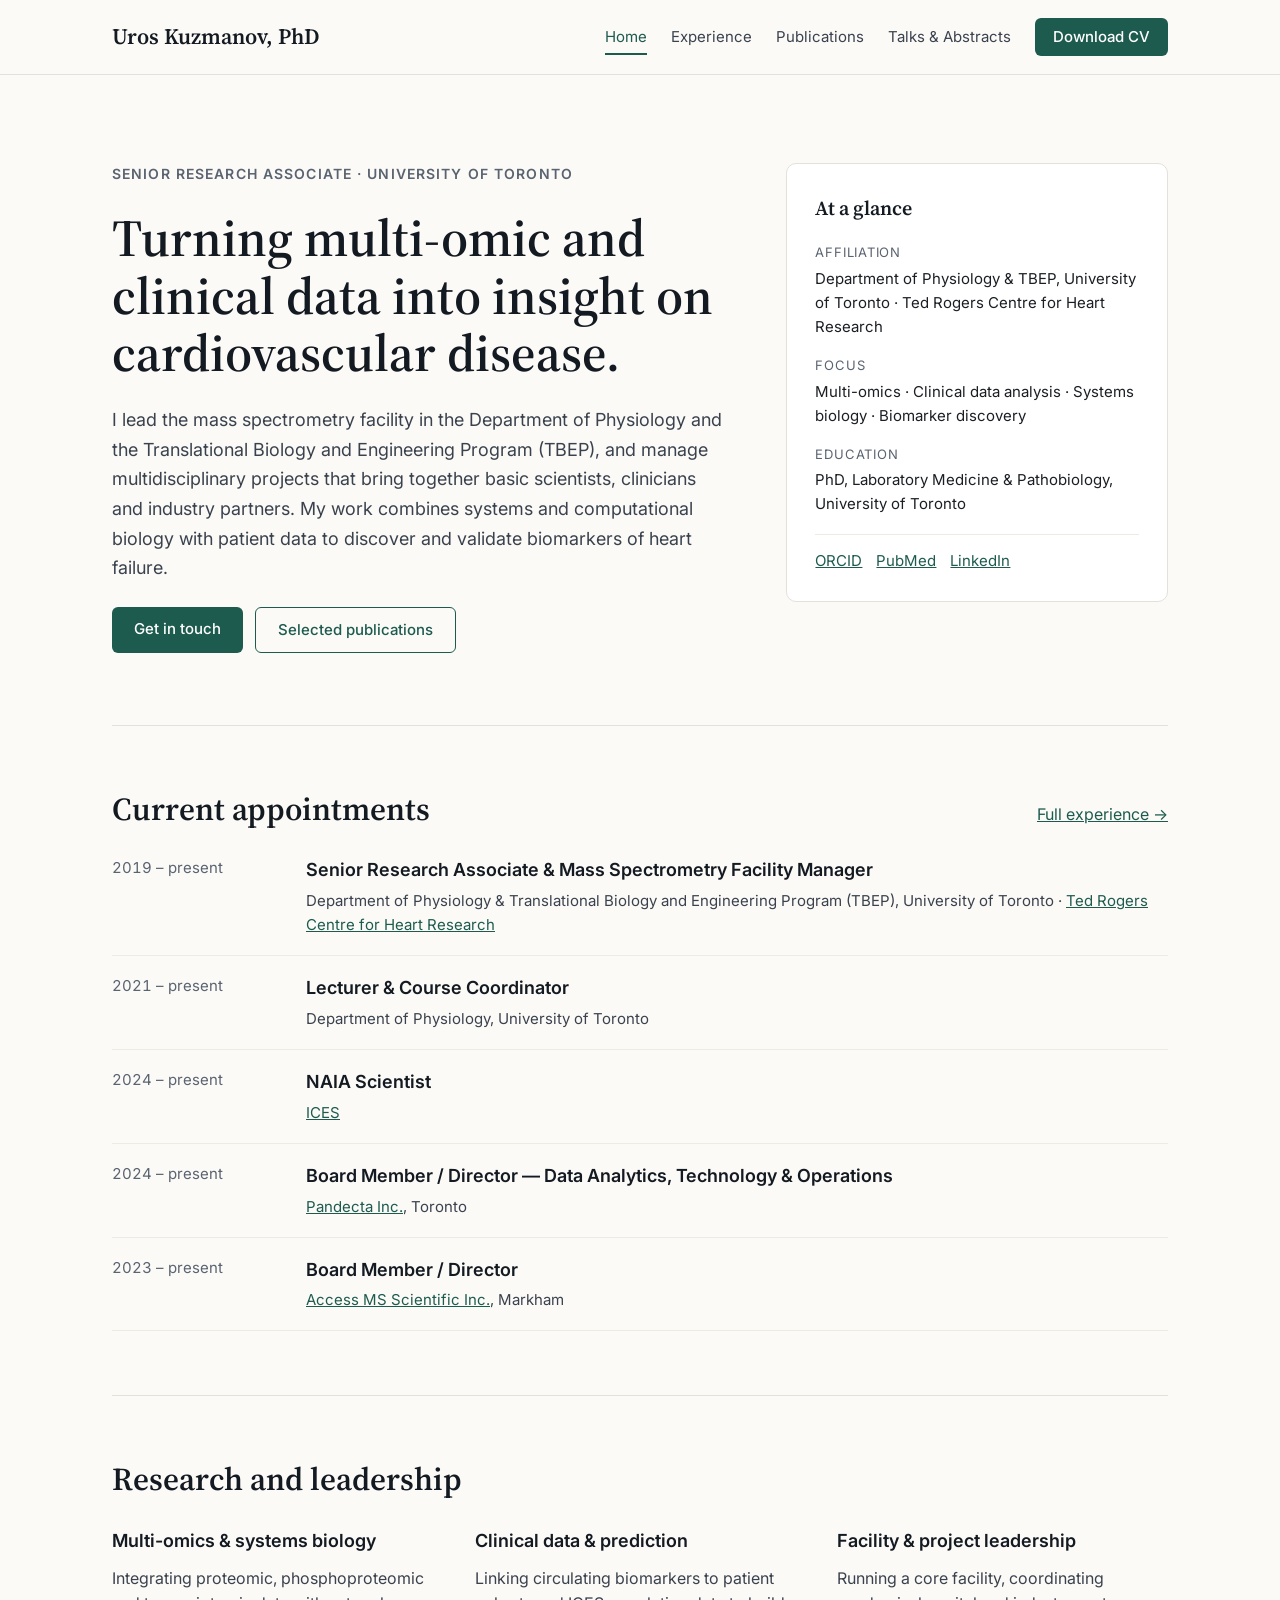
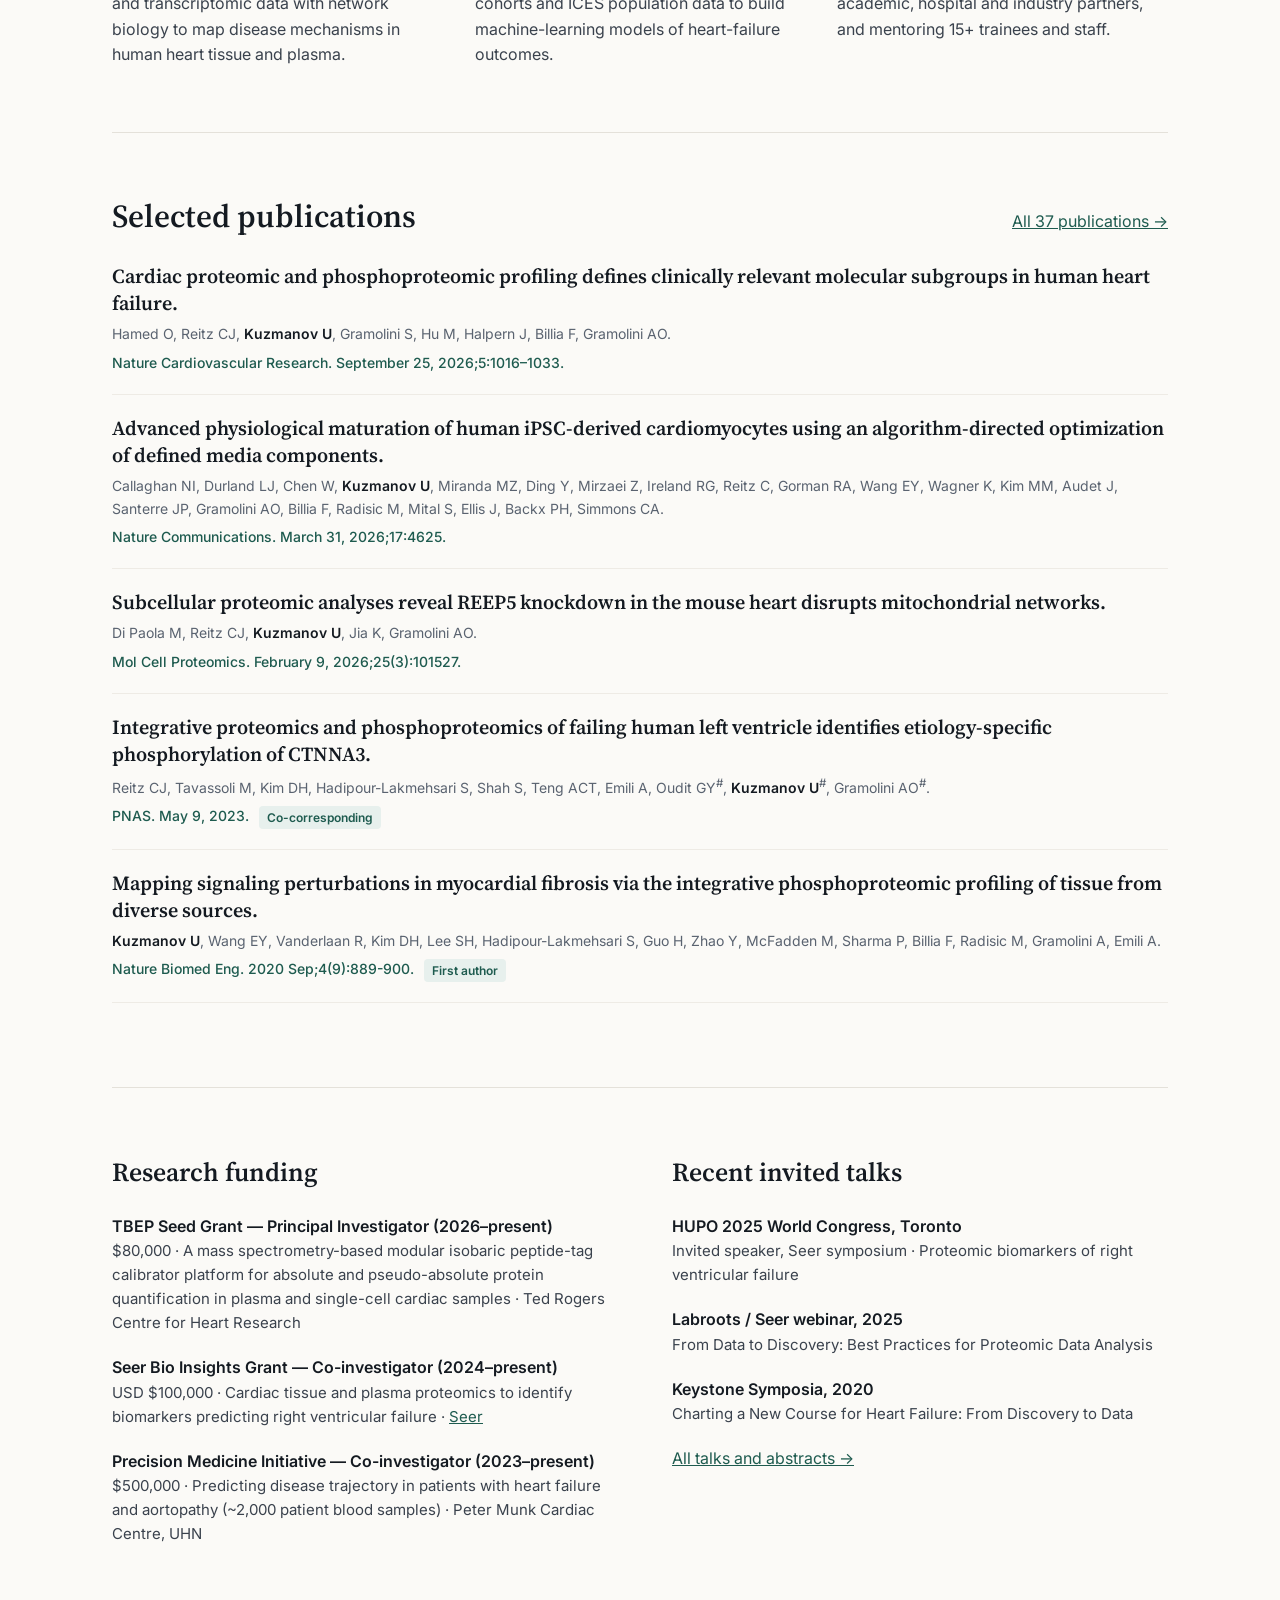
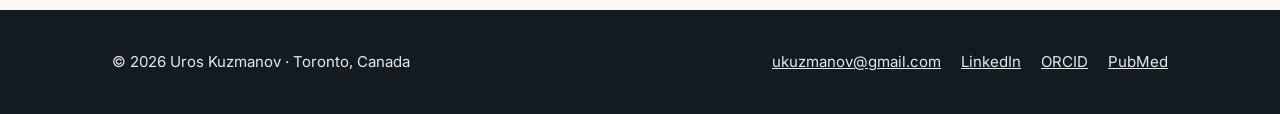
<file: index.html>
<!DOCTYPE html>
<html lang="en">
<head>
  <meta charset="utf-8">
  <meta name="viewport" content="width=device-width, initial-scale=1">
  <title>Uros Kuzmanov, PhD — Multi-omics &amp; Clinical Data Science</title>
  <meta name="description" content="Uros Kuzmanov, PhD — Senior Research Associate and Mass Spectrometry Facility Manager, Department of Physiology and TBEP, University of Toronto. Multi-omics, clinical data analysis and systems biology in cardiovascular research.">
  <meta property="og:title" content="Uros Kuzmanov, PhD — Multi-omics &amp; Clinical Data Science">
  <meta property="og:description" content="Uros Kuzmanov, PhD — Senior Research Associate and Mass Spectrometry Facility Manager, Department of Physiology and TBEP, University of Toronto. Multi-omics, clinical data analysis and systems biology in cardiovascular research.">
  <meta property="og:type" content="website">
  <link rel="preconnect" href="https://fonts.googleapis.com">
  <link rel="preconnect" href="https://fonts.gstatic.com" crossorigin>
  <link href="https://fonts.googleapis.com/css2?family=Source+Serif+4:opsz,wght@8..60,400;8..60,600;8..60,700&amp;family=Inter:wght@400;500;600&amp;display=swap" rel="stylesheet">
  <link rel="stylesheet" href="assets/css/site.css">
</head>
<body>
  <a class="skip" href="#content">Skip to content</a>
  <header class="site-header">
    <div class="wrap">
      <a class="brand" href="index.html">Uros Kuzmanov, PhD</a>
      <nav class="nav" aria-label="Main">
        <a href="index.html" aria-current="page">Home</a>
        <a href="experience.html">Experience</a>
        <a href="publications.html">Publications</a>
        <a href="conferences.html">Talks &amp; Abstracts</a>
        <a class="btn btn-primary" href="CV.pdf">Download CV</a>
      </nav>
    </div>
  </header>
  <main id="content" class="wrap">
    <section id="about" class="hero">
      <div class="hero-main">
        <p class="eyebrow">Senior Research Associate · University of Toronto</p>
        <h1>Turning multi-omic and clinical data into insight on cardiovascular disease.</h1>
        <p class="lead">I lead the mass spectrometry facility in the Department of Physiology and the Translational Biology and Engineering Program (TBEP), and manage multidisciplinary projects that bring together basic scientists, clinicians and industry partners. My work combines systems and computational biology with patient data to discover and validate biomarkers of heart failure.</p>
        <div class="actions">
          <a class="btn btn-primary" href="mailto:ukuzmanov@gmail.com">Get in touch</a>
          <a class="btn btn-outline" href="#publications">Selected publications</a>
        </div>
      </div>
      <aside class="glance">
        <h2>At a glance</h2>
        <dl>
          <div><dt>Affiliation</dt><dd>Department of Physiology &amp; TBEP, University of Toronto · Ted Rogers Centre for Heart Research</dd></div>
          <div><dt>Focus</dt><dd>Multi-omics · Clinical data analysis · Systems biology · Biomarker discovery</dd></div>
          <div><dt>Education</dt><dd>PhD, Laboratory Medicine &amp; Pathobiology, University of Toronto</dd></div>
        </dl>
        <div class="links"><a href="https://orcid.org/0000-0002-3502-6986">ORCID</a><a href="https://pubmed.ncbi.nlm.nih.gov/?term=uros+kuzmanov&amp;sort=date">PubMed</a><a href="https://www.linkedin.com/in/uros-kuzmanov-b741a313/">LinkedIn</a></div>
      </aside>
    </section>

    <section id="appointments" class="section">
      <div class="section-head"><h2 class="h2">Current appointments</h2><a href="experience.html">Full experience →</a></div>
      <div class="rows">
        <div class="row">
          <span class="when">2019 – present</span>
          <div class="what">
            <span class="title">Senior Research Associate &amp; Mass Spectrometry Facility Manager</span>
            <span class="org">Department of Physiology &amp; Translational Biology and Engineering Program (TBEP), University of Toronto · <a href="https://tedrogersresearch.ca/">Ted Rogers Centre for Heart Research</a></span>
          </div>
        </div>
        <div class="row">
          <span class="when">2021 – present</span>
          <div class="what">
            <span class="title">Lecturer &amp; Course Coordinator</span>
            <span class="org">Department of Physiology, University of Toronto</span>
          </div>
        </div>
        <div class="row">
          <span class="when">2024 – present</span>
          <div class="what">
            <span class="title">NAIA Scientist</span>
            <span class="org"><a href="https://www.ices.on.ca/">ICES</a></span>
          </div>
        </div>
        <div class="row">
          <span class="when">2024 – present</span>
          <div class="what">
            <span class="title">Board Member / Director — Data Analytics, Technology &amp; Operations</span>
            <span class="org"><a href="https://pandecta.ca/">Pandecta Inc.</a>, Toronto</span>
          </div>
        </div>
        <div class="row">
          <span class="when">2023 – present</span>
          <div class="what">
            <span class="title">Board Member / Director</span>
            <span class="org"><a href="https://accessms.ca/">Access MS Scientific Inc.</a>, Markham</span>
          </div>
        </div>
      </div>
    </section>

    <section id="research" class="section">
      <div class="section-head"><h2 class="h2">Research and leadership</h2></div>
      <div class="grid3">
        <div class="focus"><h3>Multi-omics &amp; systems biology</h3><p>Integrating proteomic, phosphoproteomic and transcriptomic data with network biology to map disease mechanisms in human heart tissue and plasma.</p></div>
        <div class="focus"><h3>Clinical data &amp; prediction</h3><p>Linking circulating biomarkers to patient cohorts and ICES population data to build machine-learning models of heart-failure outcomes.</p></div>
        <div class="focus"><h3>Facility &amp; project leadership</h3><p>Running a core facility, coordinating academic, hospital and industry partners, and mentoring 15+ trainees and staff.</p></div>
      </div>
    </section>

    <section id="publications" class="section">
      <div class="section-head"><h2 class="h2">Selected publications</h2><a href="publications.html">All 37 publications →</a></div>
      <article class="pub">
        <a class="pub-title" href="https://doi.org/10.1038/s44161-026-00880-w">Cardiac proteomic and phosphoproteomic profiling defines clinically relevant molecular subgroups in human heart failure.</a>
        <span class="pub-authors">Hamed O, Reitz CJ, <strong>Kuzmanov U</strong>, Gramolini S, Hu M, Halpern J, Billia F, Gramolini AO.</span>
        <span class="pub-venue">Nature Cardiovascular Research. September 25, 2026;5:1016–1033.</span>
      </article>
      <article class="pub">
        <a class="pub-title" href="https://doi.org/10.1038/s41467-026-70550-9">Advanced physiological maturation of human iPSC-derived cardiomyocytes using an algorithm-directed optimization of defined media components.</a>
        <span class="pub-authors">Callaghan NI, Durland LJ, Chen W, <strong>Kuzmanov U</strong>, Miranda MZ, Ding Y, Mirzaei Z, Ireland RG, Reitz C, Gorman RA, Wang EY, Wagner K, Kim MM, Audet J, Santerre JP, Gramolini AO, Billia F, Radisic M, Mital S, Ellis J, Backx PH, Simmons CA.</span>
        <span class="pub-venue">Nature Communications. March 31, 2026;17:4625.</span>
      </article>
      <article class="pub">
        <a class="pub-title" href="https://doi.org/10.1016/j.mcpro.2026.101527">Subcellular proteomic analyses reveal REEP5 knockdown in the mouse heart disrupts mitochondrial networks.</a>
        <span class="pub-authors">Di Paola M, Reitz CJ, <strong>Kuzmanov U</strong>, Jia K, Gramolini AO.</span>
        <span class="pub-venue">Mol Cell Proteomics. February 9, 2026;25(3):101527.</span>
      </article>
      <article class="pub">
        <a class="pub-title" href="https://doi.org/10.1073/pnas.2212118120">Integrative proteomics and phosphoproteomics of failing human left ventricle identifies etiology-specific phosphorylation of CTNNA3.</a>
        <span class="pub-authors">Reitz CJ, Tavassoli M, Kim DH, Hadipour-Lakmehsari S, Shah S, Teng ACT, Emili A, Oudit GY<sup>#</sup>, <strong>Kuzmanov U</strong><sup>#</sup>, Gramolini AO<sup>#</sup>.</span>
        <span class="pub-venue">PNAS. May 9, 2023. <span class="badge">Co-corresponding</span></span>
      </article>
      <article class="pub">
        <a class="pub-title" href="https://doi.org/10.1038/s41551-020-0585-y">Mapping signaling perturbations in myocardial fibrosis via the integrative phosphoproteomic profiling of tissue from diverse sources.</a>
        <span class="pub-authors"><strong>Kuzmanov U</strong>, Wang EY, Vanderlaan R, Kim DH, Lee SH, Hadipour-Lakmehsari S, Guo H, Zhao Y, McFadden M, Sharma P, Billia F, Radisic M, Gramolini A, Emili A.</span>
        <span class="pub-venue">Nature Biomed Eng. 2020 Sep;4(9):889-900. <span class="badge">First author</span></span>
      </article>
    </section>

    <section class="section grid2">
      <div id="funding" class="list">
        <h2 class="h3">Research funding</h2>
        <div><div class="item-name">TBEP Seed Grant — Principal Investigator (2026–present)</div><div class="item-detail">$80,000 · A mass spectrometry-based modular isobaric peptide-tag calibrator platform for absolute and pseudo-absolute protein quantification in plasma and single-cell cardiac samples · Ted Rogers Centre for Heart Research</div></div>
        <div><div class="item-name">Seer Bio Insights Grant — Co-investigator (2024–present)</div><div class="item-detail">USD $100,000 · Cardiac tissue and plasma proteomics to identify biomarkers predicting right ventricular failure · <a href="https://seer.bio/insights-grant-program/2024-awardees/">Seer</a></div></div>
        <div><div class="item-name">Precision Medicine Initiative — Co-investigator (2023–present)</div><div class="item-detail">$500,000 · Predicting disease trajectory in patients with heart failure and aortopathy (~2,000 patient blood samples) · Peter Munk Cardiac Centre, UHN</div></div>
      </div>
      <div id="talks" class="list">
        <h2 class="h3">Recent invited talks</h2>
        <div><div class="item-name">HUPO 2025 World Congress, Toronto</div><div class="item-detail">Invited speaker, Seer symposium · Proteomic biomarkers of right ventricular failure</div></div>
        <div><div class="item-name">Labroots / Seer webinar, 2025</div><div class="item-detail">From Data to Discovery: Best Practices for Proteomic Data Analysis</div></div>
        <div><div class="item-name">Keystone Symposia, 2020</div><div class="item-detail">Charting a New Course for Heart Failure: From Discovery to Data</div></div>
        <a href="conferences.html">All talks and abstracts →</a>
      </div>
    </section>
  </main>
  <footer class="site-footer">
    <div class="wrap">
      <span>© 2026 Uros Kuzmanov · Toronto, Canada</span>
      <div class="links"><a href="mailto:ukuzmanov@gmail.com">ukuzmanov@gmail.com</a><a href="https://www.linkedin.com/in/uros-kuzmanov-b741a313/">LinkedIn</a><a href="https://orcid.org/0000-0002-3502-6986">ORCID</a><a href="https://pubmed.ncbi.nlm.nih.gov/?term=uros+kuzmanov&amp;sort=date">PubMed</a></div>
    </div>
  </footer>
</body>
</html>
</file>
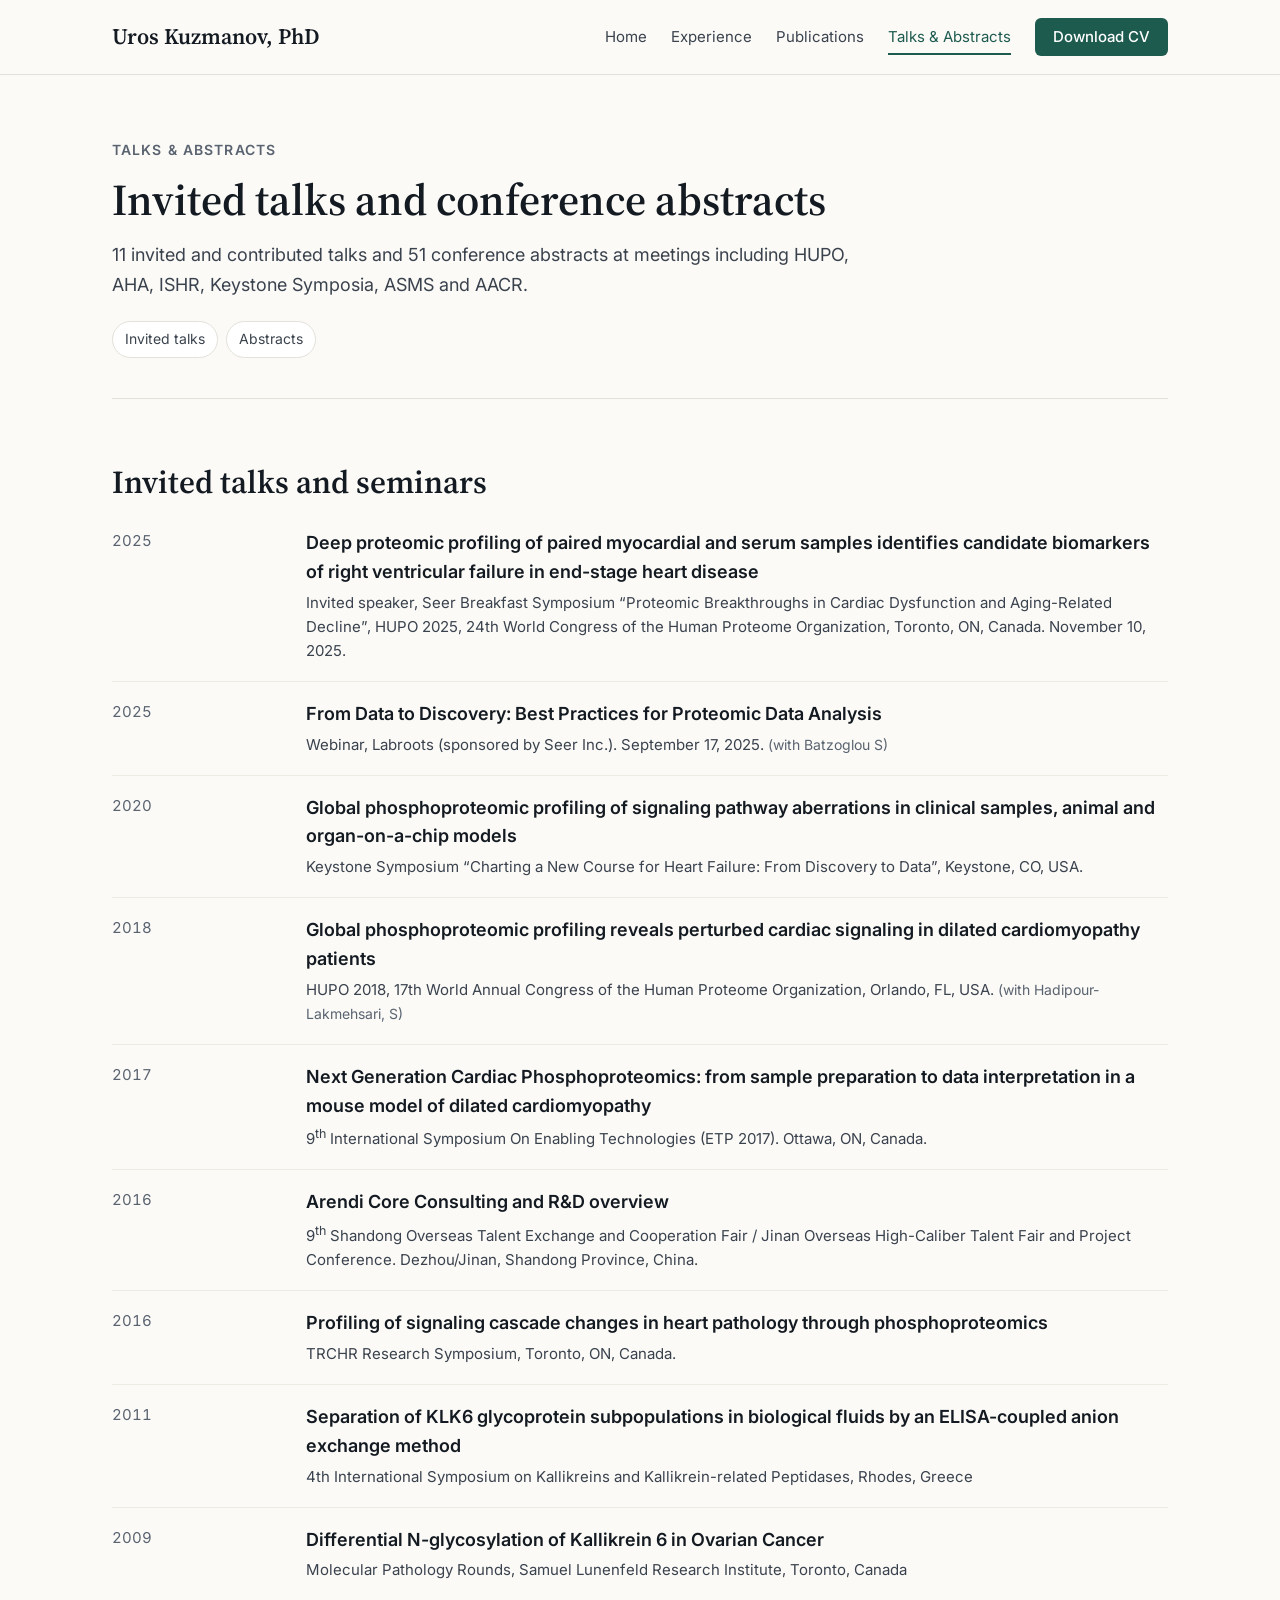
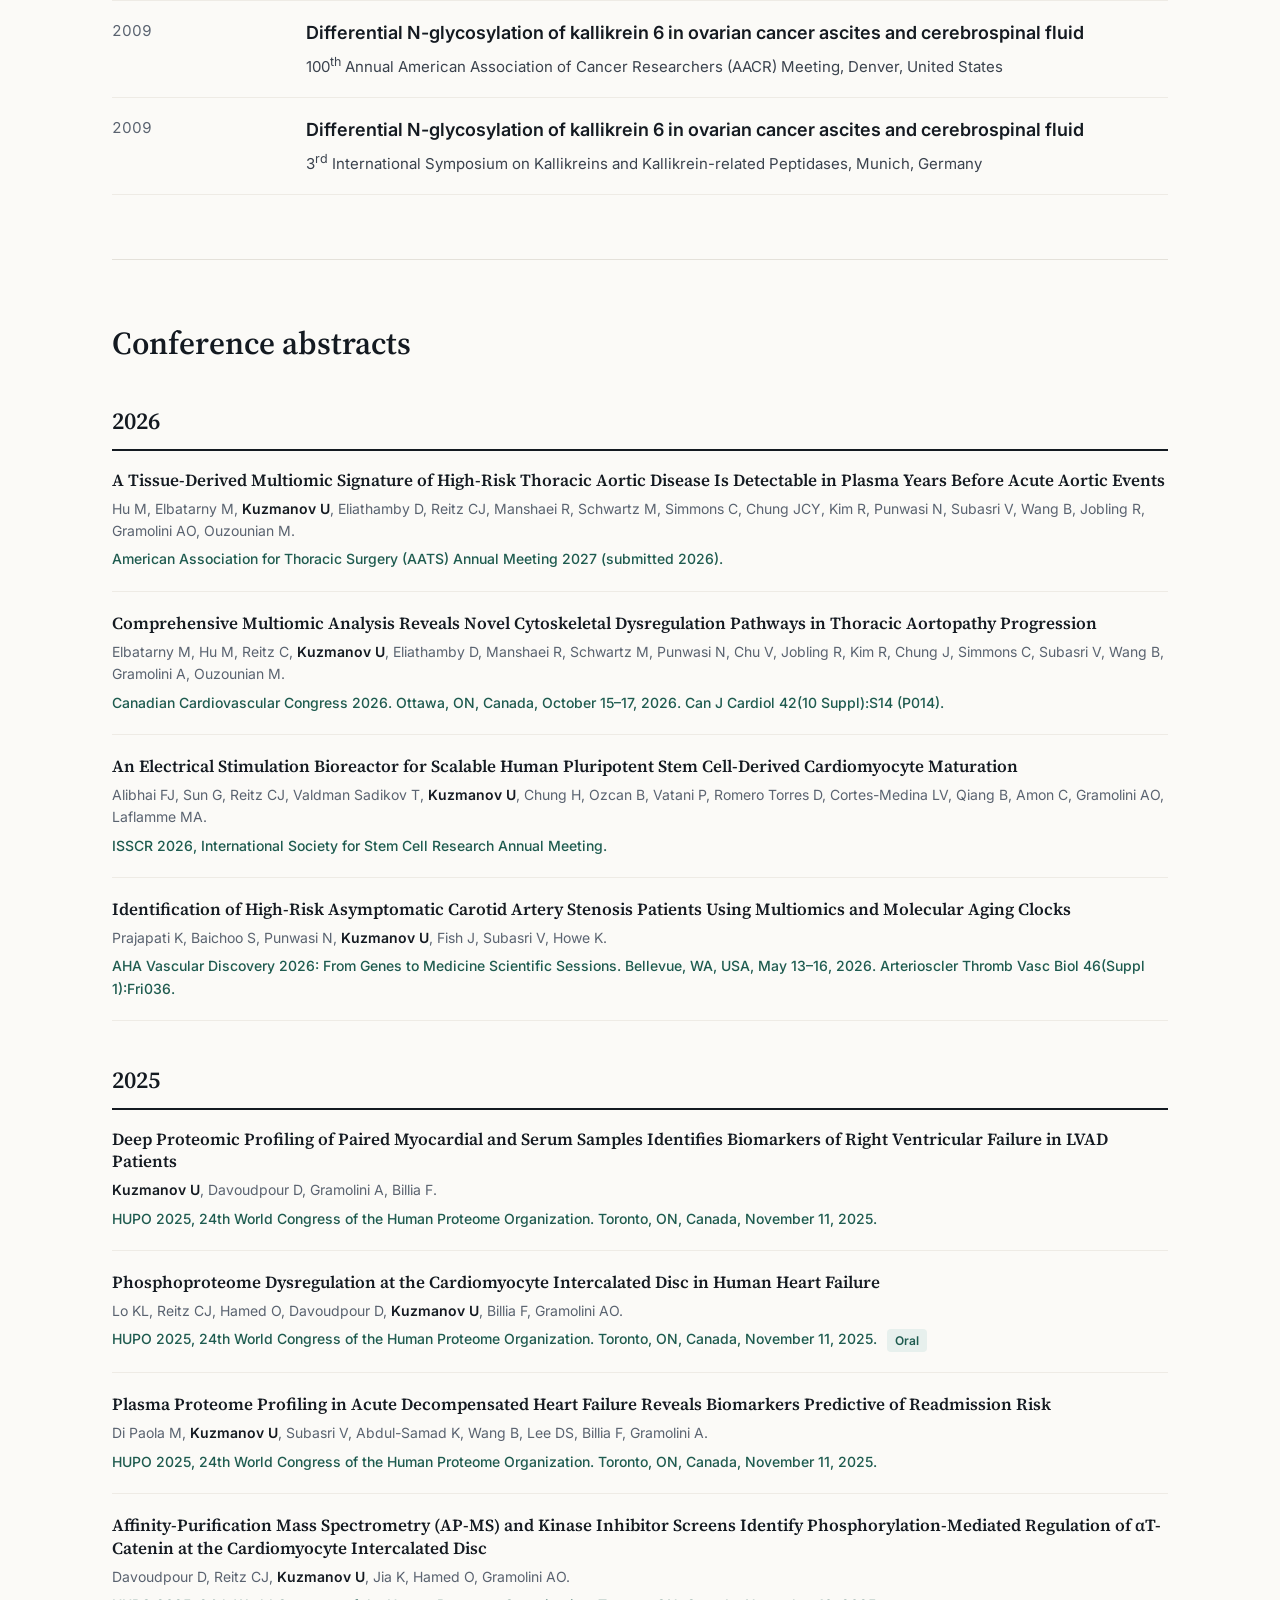
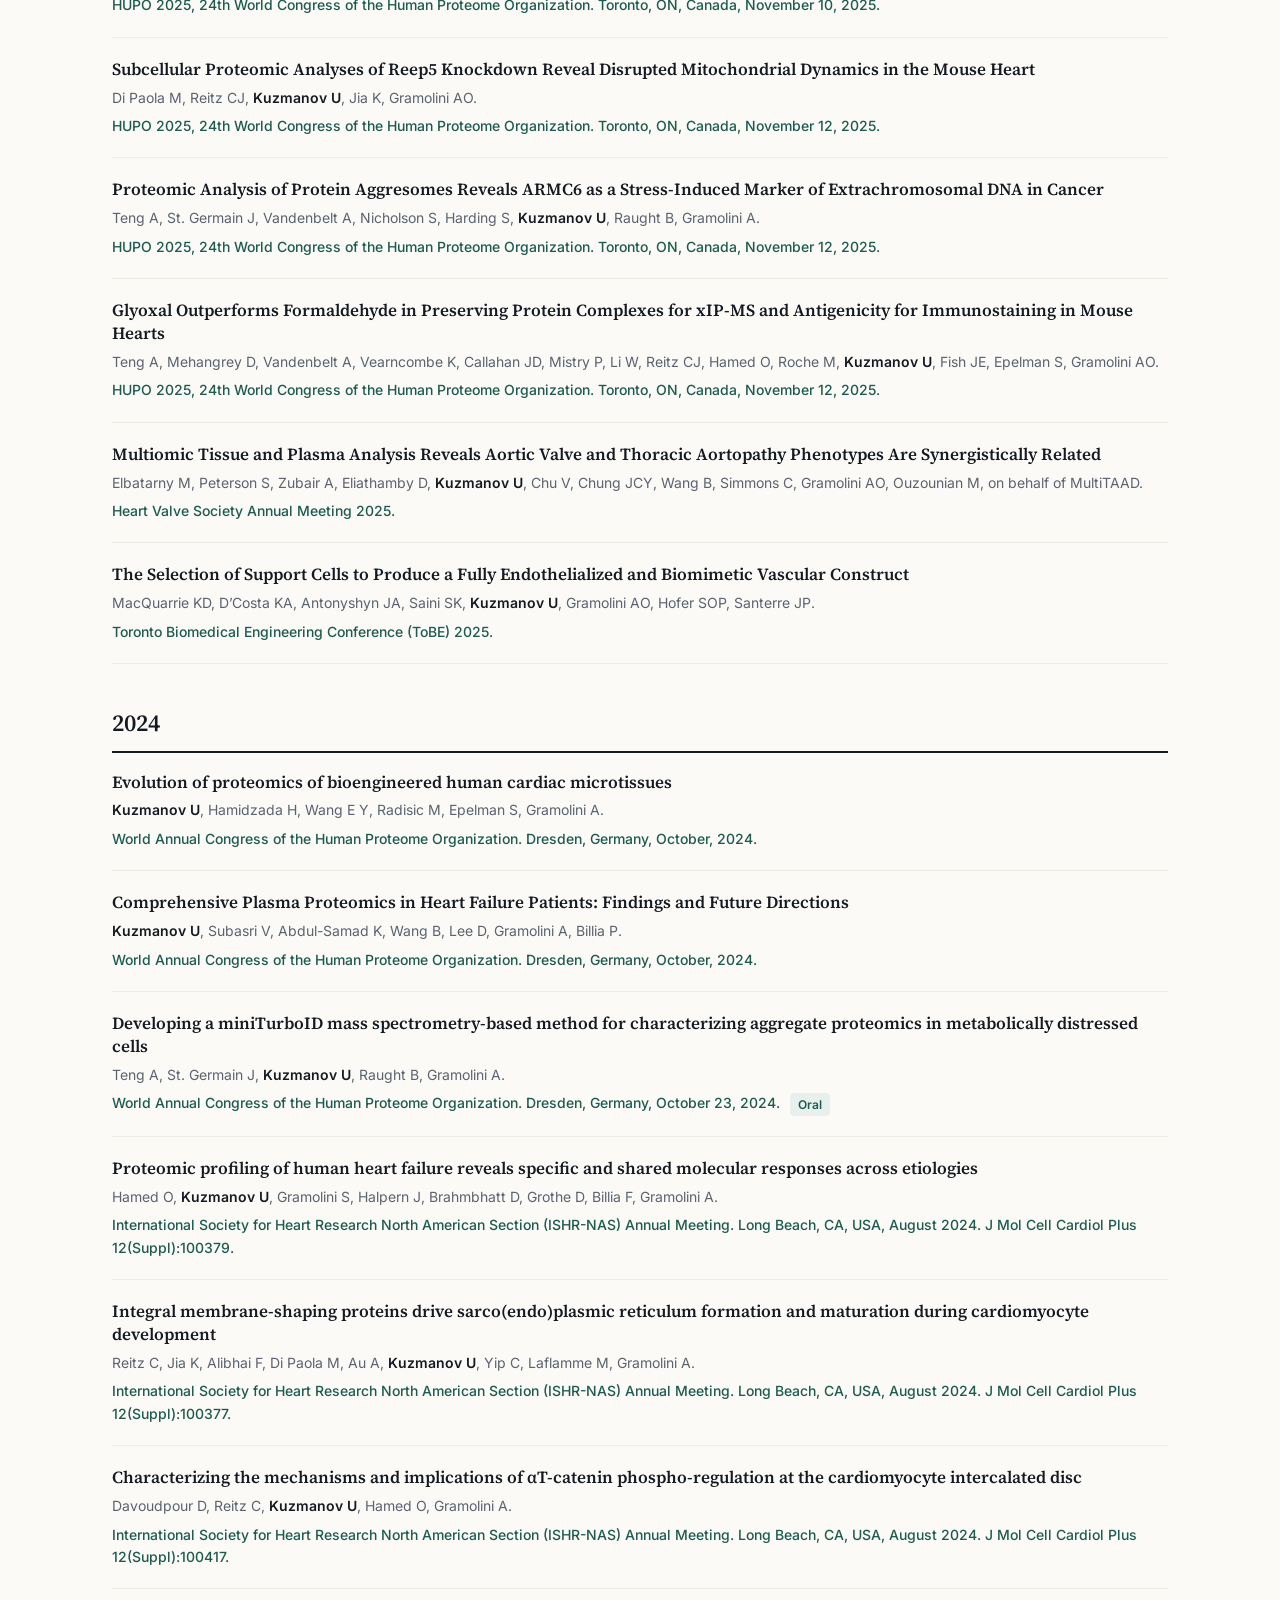
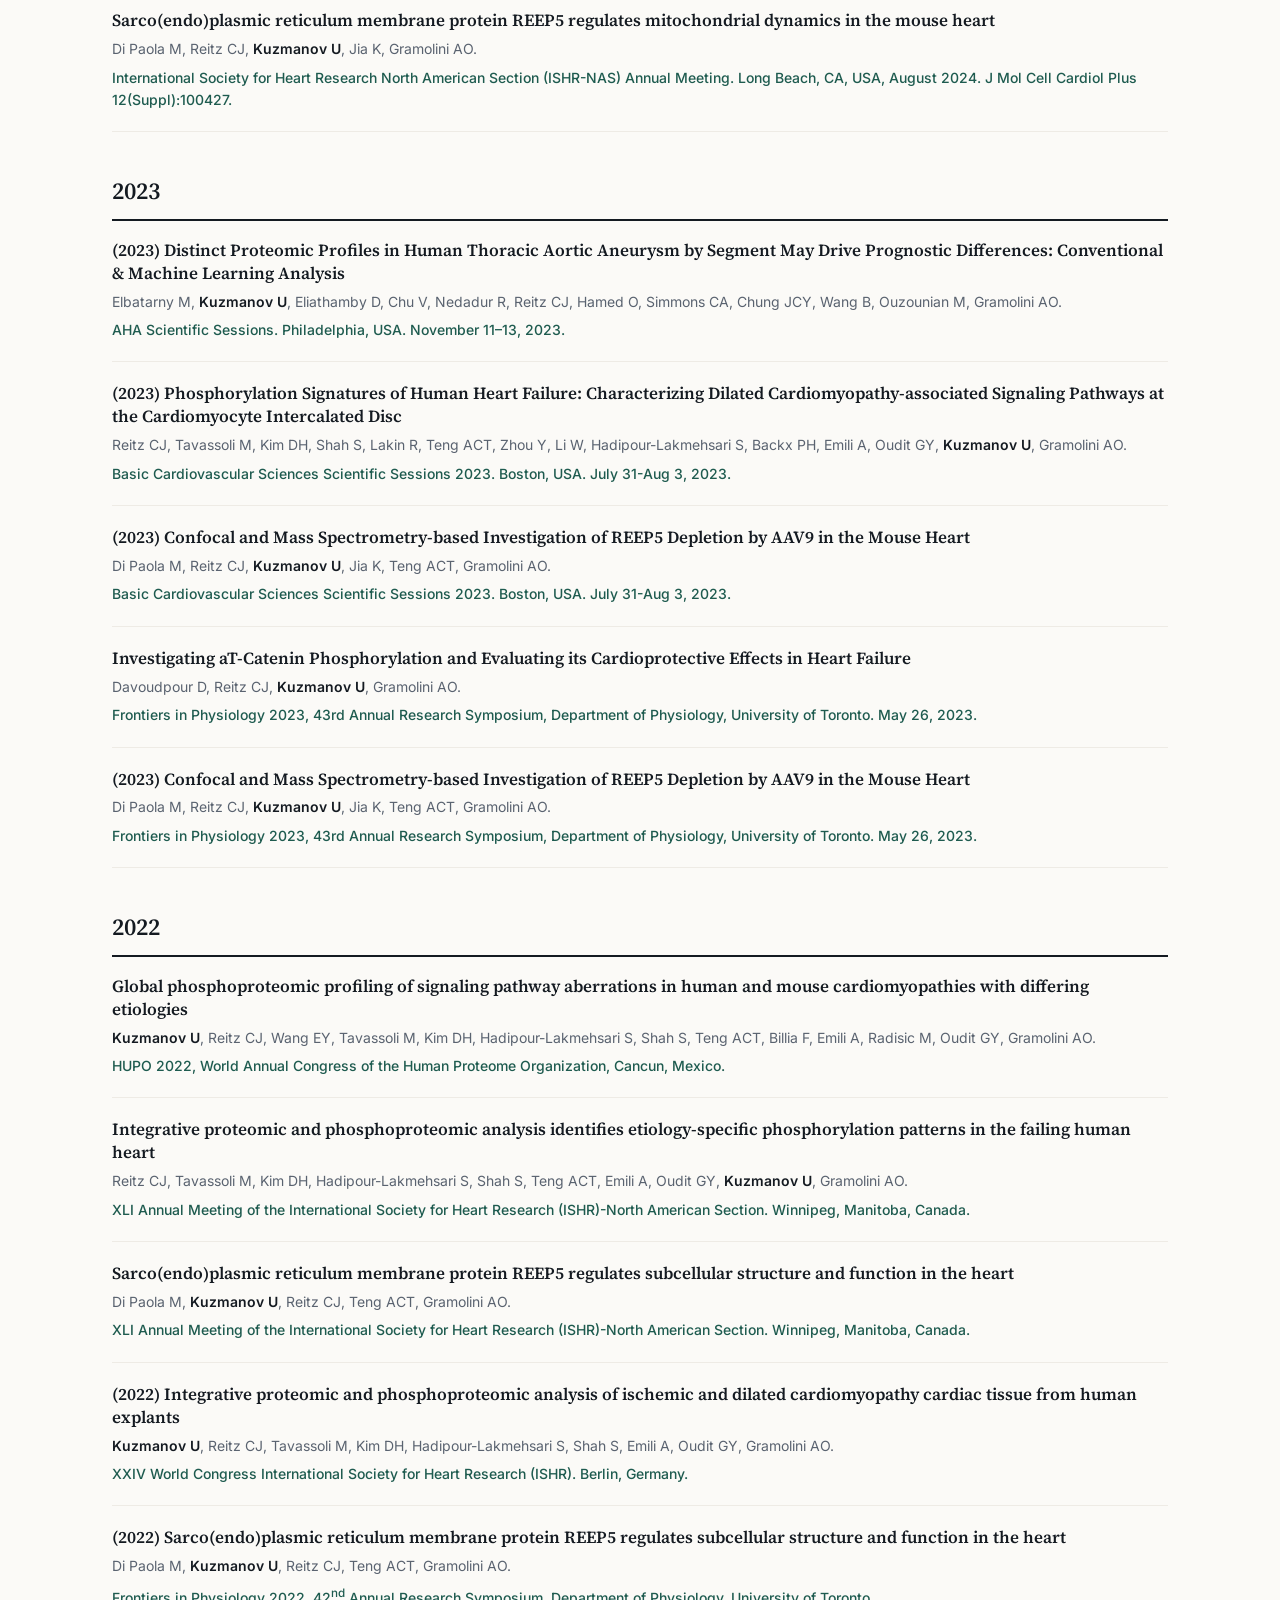
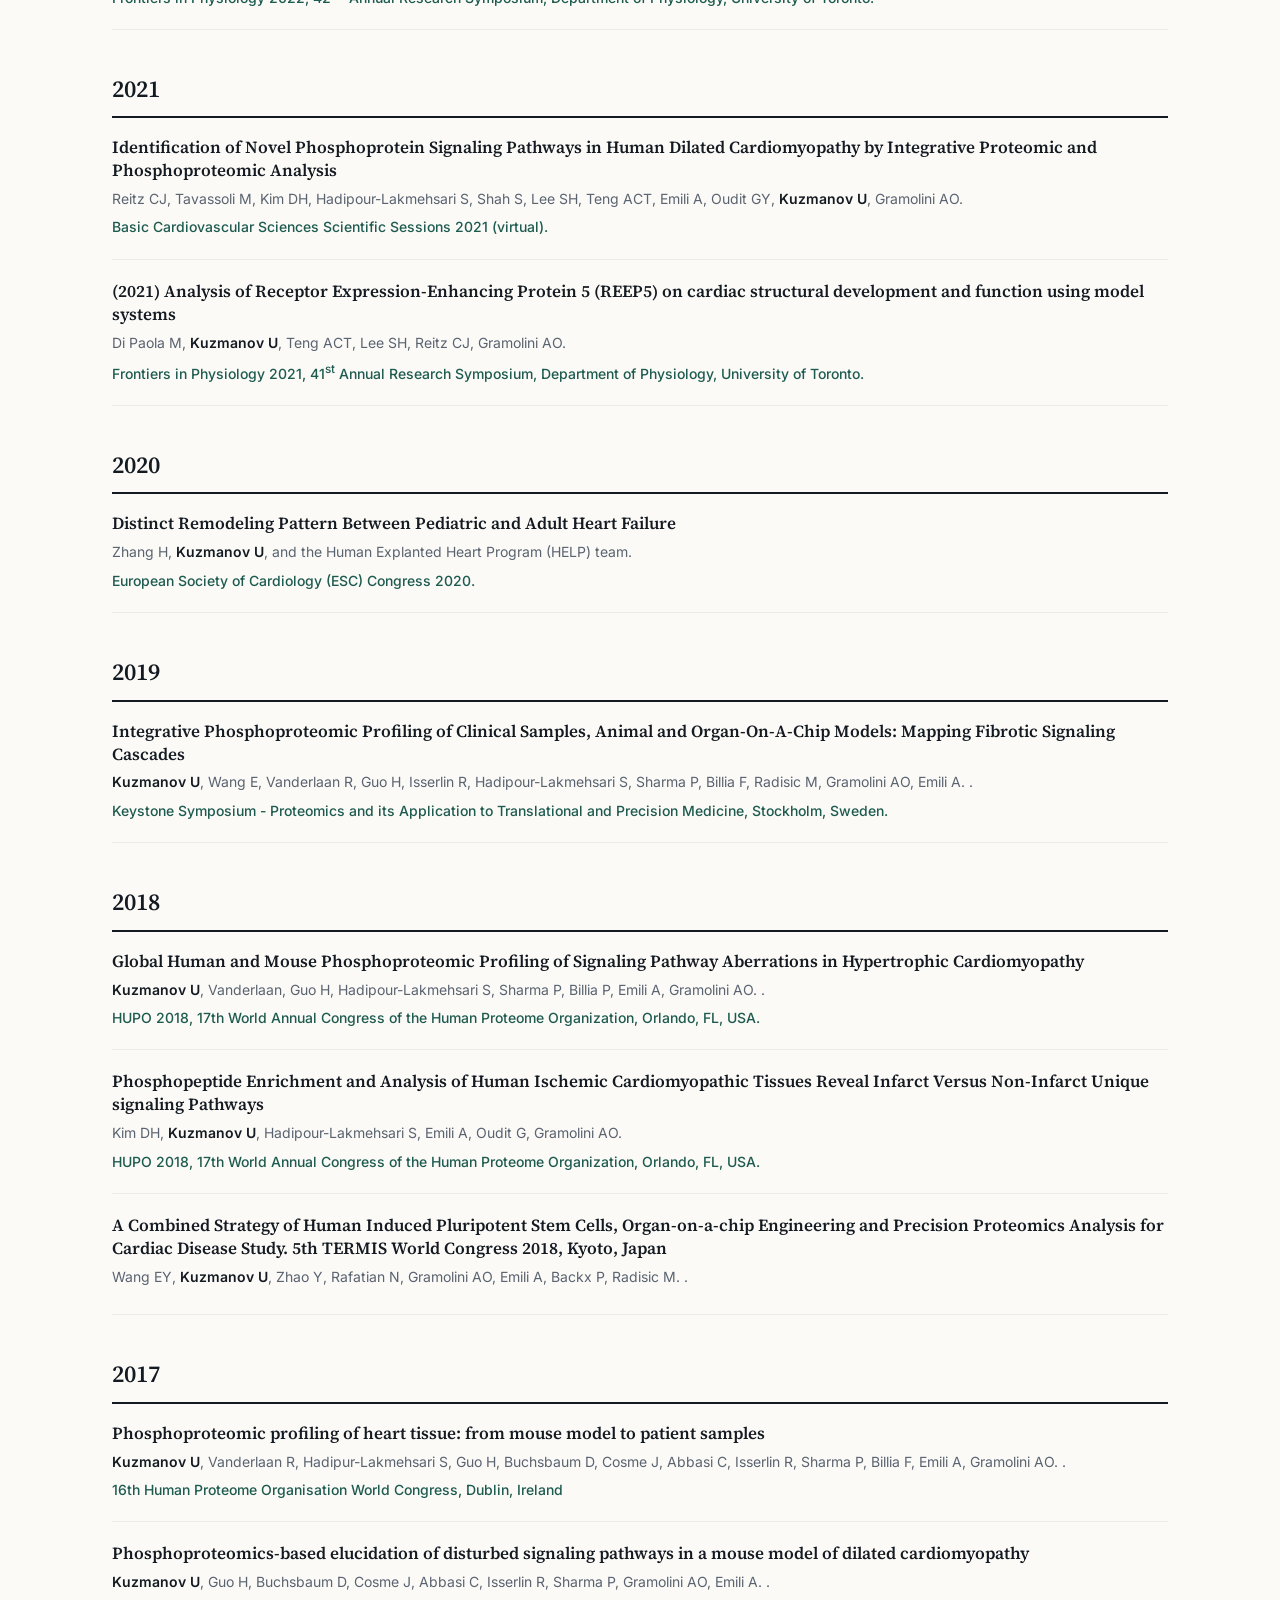
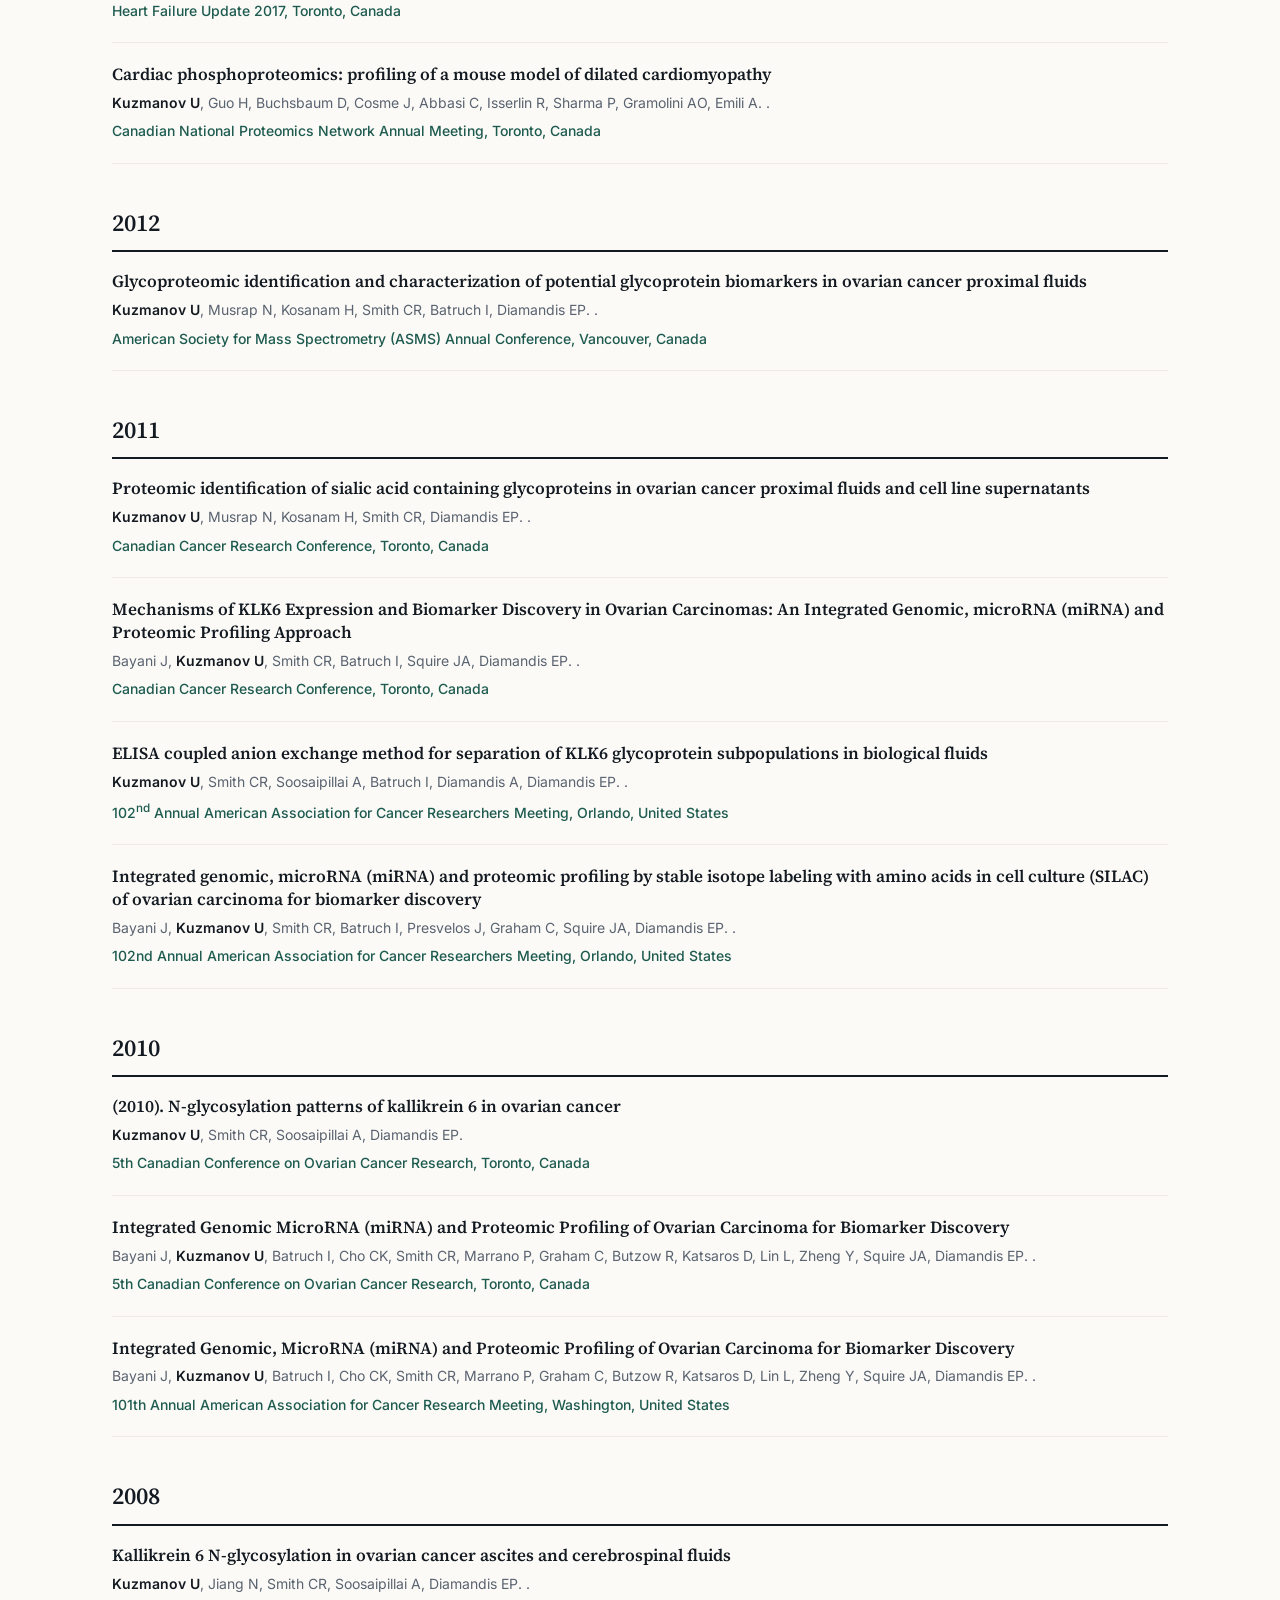
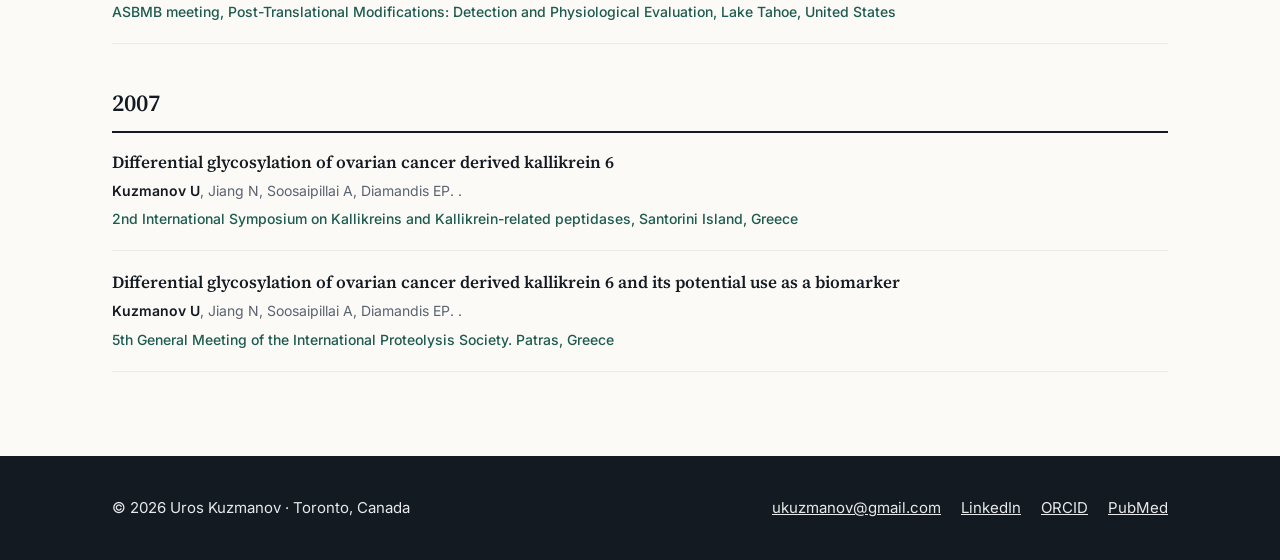
<file: conferences.html>
<!DOCTYPE html>
<html lang="en">
<head>
  <meta charset="utf-8">
  <meta name="viewport" content="width=device-width, initial-scale=1">
  <title>Talks &amp; Abstracts — Uros Kuzmanov, PhD</title>
  <meta name="description" content="Uros Kuzmanov, PhD — Senior Research Associate and Mass Spectrometry Facility Manager, Department of Physiology and TBEP, University of Toronto. Multi-omics, clinical data analysis and systems biology in cardiovascular research.">
  <meta property="og:title" content="Talks &amp; Abstracts — Uros Kuzmanov, PhD">
  <meta property="og:description" content="Uros Kuzmanov, PhD — Senior Research Associate and Mass Spectrometry Facility Manager, Department of Physiology and TBEP, University of Toronto. Multi-omics, clinical data analysis and systems biology in cardiovascular research.">
  <meta property="og:type" content="website">
  <link rel="preconnect" href="https://fonts.googleapis.com">
  <link rel="preconnect" href="https://fonts.gstatic.com" crossorigin>
  <link href="https://fonts.googleapis.com/css2?family=Source+Serif+4:opsz,wght@8..60,400;8..60,600;8..60,700&amp;family=Inter:wght@400;500;600&amp;display=swap" rel="stylesheet">
  <link rel="stylesheet" href="assets/css/site.css">
</head>
<body>
  <a class="skip" href="#content">Skip to content</a>
  <header class="site-header">
    <div class="wrap">
      <a class="brand" href="index.html">Uros Kuzmanov, PhD</a>
      <nav class="nav" aria-label="Main">
        <a href="index.html">Home</a>
        <a href="experience.html">Experience</a>
        <a href="publications.html">Publications</a>
        <a href="conferences.html" aria-current="page">Talks &amp; Abstracts</a>
        <a class="btn btn-primary" href="CV.pdf">Download CV</a>
      </nav>
    </div>
  </header>
  <main id="content" class="wrap">
    <section class="page-title">
      <p class="eyebrow">Talks &amp; Abstracts</p>
      <h1>Invited talks and conference abstracts</h1>
      <p class="lead">11 invited and contributed talks and 51 conference abstracts at meetings including HUPO, AHA, ISHR, Keystone Symposia, ASMS and AACR.</p>
      <div class="jump"><a href="#talks">Invited talks</a><a href="#abstracts">Abstracts</a></div>
    </section>
    <section id="talks" class="section">
      <div class="section-head"><h2 class="h2">Invited talks and seminars</h2></div>
      <div class="rows">
        <div class="row">
          <span class="when">2025</span>
          <div class="what"><span class="title">Deep proteomic profiling of paired myocardial and serum samples identifies candidate biomarkers of right ventricular failure in end-stage heart disease</span><span class="org">Invited speaker, Seer Breakfast Symposium “Proteomic Breakthroughs in Cardiac Dysfunction and Aging-Related Decline”, HUPO 2025, 24th World Congress of the Human Proteome Organization, Toronto, ON, Canada. November 10, 2025.</span></div>
        </div>
        <div class="row">
          <span class="when">2025</span>
          <div class="what"><span class="title">From Data to Discovery: Best Practices for Proteomic Data Analysis</span><span class="org">Webinar, Labroots (sponsored by Seer Inc.). September 17, 2025. <span class="pub-authors">(with Batzoglou S)</span></span></div>
        </div>
        <div class="row">
          <span class="when">2020</span>
          <div class="what"><span class="title">Global phosphoproteomic profiling of signaling pathway aberrations in clinical samples, animal and organ-on-a-chip models</span><span class="org">Keystone Symposium “Charting a New Course for Heart Failure: From Discovery to Data”, Keystone, CO, USA.</span></div>
        </div>
        <div class="row">
          <span class="when">2018</span>
          <div class="what"><span class="title">Global phosphoproteomic profiling reveals perturbed cardiac signaling in dilated cardiomyopathy patients</span><span class="org">HUPO 2018, 17th World Annual Congress of the Human Proteome Organization, Orlando, FL, USA. <span class="pub-authors">(with Hadipour-Lakmehsari, S)</span></span></div>
        </div>
        <div class="row">
          <span class="when">2017</span>
          <div class="what"><span class="title">Next Generation Cardiac Phosphoproteomics: from sample preparation to data interpretation in a mouse model of dilated cardiomyopathy</span><span class="org">9<sup>th</sup> International Symposium On Enabling Technologies (ETP 2017). Ottawa, ON, Canada.</span></div>
        </div>
        <div class="row">
          <span class="when">2016</span>
          <div class="what"><span class="title">Arendi Core Consulting and R&amp;D overview</span><span class="org">9<sup>th</sup> Shandong Overseas Talent Exchange and Cooperation Fair / Jinan Overseas High-Caliber Talent Fair and Project Conference. Dezhou/Jinan, Shandong Province, China.</span></div>
        </div>
        <div class="row">
          <span class="when">2016</span>
          <div class="what"><span class="title">Profiling of signaling cascade changes in heart pathology through phosphoproteomics</span><span class="org">TRCHR Research Symposium, Toronto, ON, Canada.</span></div>
        </div>
        <div class="row">
          <span class="when">2011</span>
          <div class="what"><span class="title">Separation of KLK6 glycoprotein subpopulations in biological fluids by an ELISA-coupled anion exchange method</span><span class="org">4th International Symposium on Kallikreins and Kallikrein-related Peptidases, Rhodes, Greece</span></div>
        </div>
        <div class="row">
          <span class="when">2009</span>
          <div class="what"><span class="title">Differential N-glycosylation of Kallikrein 6 in Ovarian Cancer</span><span class="org">Molecular Pathology Rounds, Samuel Lunenfeld Research Institute, Toronto, Canada</span></div>
        </div>
        <div class="row">
          <span class="when">2009</span>
          <div class="what"><span class="title">Differential N-glycosylation of kallikrein 6 in ovarian cancer ascites and cerebrospinal fluid</span><span class="org">100<sup>th</sup> Annual American Association of Cancer Researchers (AACR) Meeting, Denver, United States</span></div>
        </div>
        <div class="row">
          <span class="when">2009</span>
          <div class="what"><span class="title">Differential N-glycosylation of kallikrein 6 in ovarian cancer ascites and cerebrospinal fluid</span><span class="org">3<sup>rd</sup> International Symposium on Kallikreins and Kallikrein-related Peptidases, Munich, Germany</span></div>
        </div>
      </div>
    </section>
    <section id="abstracts" class="section">
      <div class="section-head"><h2 class="h2">Conference abstracts</h2></div>
      <h3 class="year">2026</h3>
      <article class="pub compact">
        <span class="pub-title">A Tissue-Derived Multiomic Signature of High-Risk Thoracic Aortic Disease Is Detectable in Plasma Years Before Acute Aortic Events</span>
        <span class="pub-authors">Hu M, Elbatarny M, <strong>Kuzmanov U</strong>, Eliathamby D, Reitz CJ, Manshaei R, Schwartz M, Simmons C, Chung JCY, Kim R, Punwasi N, Subasri V, Wang B, Jobling R, Gramolini AO, Ouzounian M.</span>
        <span class="pub-venue">American Association for Thoracic Surgery (AATS) Annual Meeting 2027 (submitted 2026).</span>
      </article>
      <article class="pub compact">
        <span class="pub-title">Comprehensive Multiomic Analysis Reveals Novel Cytoskeletal Dysregulation Pathways in Thoracic Aortopathy Progression</span>
        <span class="pub-authors">Elbatarny M, Hu M, Reitz C, <strong>Kuzmanov U</strong>, Eliathamby D, Manshaei R, Schwartz M, Punwasi N, Chu V, Jobling R, Kim R, Chung J, Simmons C, Subasri V, Wang B, Gramolini A, Ouzounian M.</span>
        <span class="pub-venue">Canadian Cardiovascular Congress 2026. Ottawa, ON, Canada, October 15–17, 2026. Can J Cardiol 42(10 Suppl):S14 (P014).</span>
      </article>
      <article class="pub compact">
        <span class="pub-title">An Electrical Stimulation Bioreactor for Scalable Human Pluripotent Stem Cell-Derived Cardiomyocyte Maturation</span>
        <span class="pub-authors">Alibhai FJ, Sun G, Reitz CJ, Valdman Sadikov T, <strong>Kuzmanov U</strong>, Chung H, Ozcan B, Vatani P, Romero Torres D, Cortes-Medina LV, Qiang B, Amon C, Gramolini AO, Laflamme MA.</span>
        <span class="pub-venue">ISSCR 2026, International Society for Stem Cell Research Annual Meeting.</span>
      </article>
      <article class="pub compact">
        <span class="pub-title">Identification of High-Risk Asymptomatic Carotid Artery Stenosis Patients Using Multiomics and Molecular Aging Clocks</span>
        <span class="pub-authors">Prajapati K, Baichoo S, Punwasi N, <strong>Kuzmanov U</strong>, Fish J, Subasri V, Howe K.</span>
        <span class="pub-venue">AHA Vascular Discovery 2026: From Genes to Medicine Scientific Sessions. Bellevue, WA, USA, May 13–16, 2026. Arterioscler Thromb Vasc Biol 46(Suppl 1):Fri036.</span>
      </article>
      <h3 class="year">2025</h3>
      <article class="pub compact">
        <span class="pub-title">Deep Proteomic Profiling of Paired Myocardial and Serum Samples Identifies Biomarkers of Right Ventricular Failure in LVAD Patients</span>
        <span class="pub-authors"><strong>Kuzmanov U</strong>, Davoudpour D, Gramolini A, Billia F.</span>
        <span class="pub-venue">HUPO 2025, 24th World Congress of the Human Proteome Organization. Toronto, ON, Canada, November 11, 2025.</span>
      </article>
      <article class="pub compact">
        <span class="pub-title">Phosphoproteome Dysregulation at the Cardiomyocyte Intercalated Disc in Human Heart Failure</span>
        <span class="pub-authors">Lo KL, Reitz CJ, Hamed O, Davoudpour D, <strong>Kuzmanov U</strong>, Billia F, Gramolini AO.</span>
        <span class="pub-venue">HUPO 2025, 24th World Congress of the Human Proteome Organization. Toronto, ON, Canada, November 11, 2025. <span class="badge">Oral</span></span>
      </article>
      <article class="pub compact">
        <span class="pub-title">Plasma Proteome Profiling in Acute Decompensated Heart Failure Reveals Biomarkers Predictive of Readmission Risk</span>
        <span class="pub-authors">Di Paola M, <strong>Kuzmanov U</strong>, Subasri V, Abdul-Samad K, Wang B, Lee DS, Billia F, Gramolini A.</span>
        <span class="pub-venue">HUPO 2025, 24th World Congress of the Human Proteome Organization. Toronto, ON, Canada, November 11, 2025.</span>
      </article>
      <article class="pub compact">
        <span class="pub-title">Affinity-Purification Mass Spectrometry (AP-MS) and Kinase Inhibitor Screens Identify Phosphorylation-Mediated Regulation of αT-Catenin at the Cardiomyocyte Intercalated Disc</span>
        <span class="pub-authors">Davoudpour D, Reitz CJ, <strong>Kuzmanov U</strong>, Jia K, Hamed O, Gramolini AO.</span>
        <span class="pub-venue">HUPO 2025, 24th World Congress of the Human Proteome Organization. Toronto, ON, Canada, November 10, 2025.</span>
      </article>
      <article class="pub compact">
        <span class="pub-title">Subcellular Proteomic Analyses of Reep5 Knockdown Reveal Disrupted Mitochondrial Dynamics in the Mouse Heart</span>
        <span class="pub-authors">Di Paola M, Reitz CJ, <strong>Kuzmanov U</strong>, Jia K, Gramolini AO.</span>
        <span class="pub-venue">HUPO 2025, 24th World Congress of the Human Proteome Organization. Toronto, ON, Canada, November 12, 2025.</span>
      </article>
      <article class="pub compact">
        <span class="pub-title">Proteomic Analysis of Protein Aggresomes Reveals ARMC6 as a Stress-Induced Marker of Extrachromosomal DNA in Cancer</span>
        <span class="pub-authors">Teng A, St. Germain J, Vandenbelt A, Nicholson S, Harding S, <strong>Kuzmanov U</strong>, Raught B, Gramolini A.</span>
        <span class="pub-venue">HUPO 2025, 24th World Congress of the Human Proteome Organization. Toronto, ON, Canada, November 12, 2025.</span>
      </article>
      <article class="pub compact">
        <span class="pub-title">Glyoxal Outperforms Formaldehyde in Preserving Protein Complexes for xIP-MS and Antigenicity for Immunostaining in Mouse Hearts</span>
        <span class="pub-authors">Teng A, Mehangrey D, Vandenbelt A, Vearncombe K, Callahan JD, Mistry P, Li W, Reitz CJ, Hamed O, Roche M, <strong>Kuzmanov U</strong>, Fish JE, Epelman S, Gramolini AO.</span>
        <span class="pub-venue">HUPO 2025, 24th World Congress of the Human Proteome Organization. Toronto, ON, Canada, November 12, 2025.</span>
      </article>
      <article class="pub compact">
        <span class="pub-title">Multiomic Tissue and Plasma Analysis Reveals Aortic Valve and Thoracic Aortopathy Phenotypes Are Synergistically Related</span>
        <span class="pub-authors">Elbatarny M, Peterson S, Zubair A, Eliathamby D, <strong>Kuzmanov U</strong>, Chu V, Chung JCY, Wang B, Simmons C, Gramolini AO, Ouzounian M, on behalf of MultiTAAD.</span>
        <span class="pub-venue">Heart Valve Society Annual Meeting 2025.</span>
      </article>
      <article class="pub compact">
        <span class="pub-title">The Selection of Support Cells to Produce a Fully Endothelialized and Biomimetic Vascular Construct</span>
        <span class="pub-authors">MacQuarrie KD, D’Costa KA, Antonyshyn JA, Saini SK, <strong>Kuzmanov U</strong>, Gramolini AO, Hofer SOP, Santerre JP.</span>
        <span class="pub-venue">Toronto Biomedical Engineering Conference (ToBE) 2025.</span>
      </article>
      <h3 class="year">2024</h3>
      <article class="pub compact">
        <span class="pub-title">Evolution of proteomics of bioengineered human cardiac microtissues</span>
        <span class="pub-authors"><strong>Kuzmanov U</strong>, Hamidzada H, Wang E Y, Radisic M, Epelman S, Gramolini A.</span>
        <span class="pub-venue">World Annual Congress of the Human Proteome Organization. Dresden, Germany, October, 2024.</span>
      </article>
      <article class="pub compact">
        <span class="pub-title">Comprehensive Plasma Proteomics in Heart Failure Patients: Findings and Future Directions</span>
        <span class="pub-authors"><strong>Kuzmanov U</strong>, Subasri V, Abdul-Samad K, Wang B, Lee D, Gramolini A, Billia P.</span>
        <span class="pub-venue">World Annual Congress of the Human Proteome Organization. Dresden, Germany, October, 2024.</span>
      </article>
      <article class="pub compact">
        <span class="pub-title">Developing a miniTurboID mass spectrometry-based method for characterizing aggregate proteomics in metabolically distressed cells</span>
        <span class="pub-authors">Teng A, St. Germain J, <strong>Kuzmanov U</strong>, Raught B, Gramolini A.</span>
        <span class="pub-venue">World Annual Congress of the Human Proteome Organization. Dresden, Germany, October 23, 2024. <span class="badge">Oral</span></span>
      </article>
      <article class="pub compact">
        <span class="pub-title">Proteomic profiling of human heart failure reveals specific and shared molecular responses across etiologies</span>
        <span class="pub-authors">Hamed O, <strong>Kuzmanov U</strong>, Gramolini S, Halpern J, Brahmbhatt D, Grothe D, Billia F, Gramolini A.</span>
        <span class="pub-venue">International Society for Heart Research North American Section (ISHR-NAS) Annual Meeting. Long Beach, CA, USA, August 2024. J Mol Cell Cardiol Plus 12(Suppl):100379.</span>
      </article>
      <article class="pub compact">
        <span class="pub-title">Integral membrane-shaping proteins drive sarco(endo)plasmic reticulum formation and maturation during cardiomyocyte development</span>
        <span class="pub-authors">Reitz C, Jia K, Alibhai F, Di Paola M, Au A, <strong>Kuzmanov U</strong>, Yip C, Laflamme M, Gramolini A.</span>
        <span class="pub-venue">International Society for Heart Research North American Section (ISHR-NAS) Annual Meeting. Long Beach, CA, USA, August 2024. J Mol Cell Cardiol Plus 12(Suppl):100377.</span>
      </article>
      <article class="pub compact">
        <span class="pub-title">Characterizing the mechanisms and implications of αT-catenin phospho-regulation at the cardiomyocyte intercalated disc</span>
        <span class="pub-authors">Davoudpour D, Reitz C, <strong>Kuzmanov U</strong>, Hamed O, Gramolini A.</span>
        <span class="pub-venue">International Society for Heart Research North American Section (ISHR-NAS) Annual Meeting. Long Beach, CA, USA, August 2024. J Mol Cell Cardiol Plus 12(Suppl):100417.</span>
      </article>
      <article class="pub compact">
        <span class="pub-title">Sarco(endo)plasmic reticulum membrane protein REEP5 regulates mitochondrial dynamics in the mouse heart</span>
        <span class="pub-authors">Di Paola M, Reitz CJ, <strong>Kuzmanov U</strong>, Jia K, Gramolini AO.</span>
        <span class="pub-venue">International Society for Heart Research North American Section (ISHR-NAS) Annual Meeting. Long Beach, CA, USA, August 2024. J Mol Cell Cardiol Plus 12(Suppl):100427.</span>
      </article>
      <h3 class="year">2023</h3>
      <article class="pub compact">
        <span class="pub-title">(2023) Distinct Proteomic Profiles in Human Thoracic Aortic Aneurysm by Segment May Drive Prognostic Differences: Conventional &amp; Machine Learning Analysis</span>
        <span class="pub-authors">Elbatarny M, <strong>Kuzmanov U</strong>, Eliathamby D, Chu V, Nedadur R, Reitz CJ, Hamed O, Simmons CA, Chung JCY, Wang B, Ouzounian M, Gramolini AO.</span>
        <span class="pub-venue">AHA Scientific Sessions. Philadelphia, USA. November 11–13, 2023.</span>
      </article>
      <article class="pub compact">
        <span class="pub-title">(2023) Phosphorylation Signatures of Human Heart Failure: Characterizing Dilated Cardiomyopathy-associated Signaling Pathways at the Cardiomyocyte Intercalated Disc</span>
        <span class="pub-authors">Reitz CJ, Tavassoli M, Kim DH, Shah S, Lakin R, Teng ACT, Zhou Y, Li W, Hadipour-Lakmehsari S, Backx PH, Emili A, Oudit GY, <strong>Kuzmanov U</strong>, Gramolini AO.</span>
        <span class="pub-venue">Basic Cardiovascular Sciences Scientific Sessions 2023. Boston, USA. July 31-Aug 3, 2023.</span>
      </article>
      <article class="pub compact">
        <span class="pub-title">(2023) Confocal and Mass Spectrometry-based Investigation of REEP5 Depletion by AAV9 in the Mouse Heart</span>
        <span class="pub-authors">Di Paola M, Reitz CJ, <strong>Kuzmanov U</strong>, Jia K, Teng ACT, Gramolini AO.</span>
        <span class="pub-venue">Basic Cardiovascular Sciences Scientific Sessions 2023. Boston, USA. July 31-Aug 3, 2023.</span>
      </article>
      <article class="pub compact">
        <span class="pub-title">Investigating aT-Catenin Phosphorylation and Evaluating its Cardioprotective Effects in Heart Failure</span>
        <span class="pub-authors">Davoudpour D, Reitz CJ, <strong>Kuzmanov U</strong>, Gramolini AO.</span>
        <span class="pub-venue">Frontiers in Physiology 2023, 43rd Annual Research Symposium, Department of Physiology, University of Toronto. May 26, 2023.</span>
      </article>
      <article class="pub compact">
        <span class="pub-title">(2023) Confocal and Mass Spectrometry-based Investigation of REEP5 Depletion by AAV9 in the Mouse Heart</span>
        <span class="pub-authors">Di Paola M, Reitz CJ, <strong>Kuzmanov U</strong>, Jia K, Teng ACT, Gramolini AO.</span>
        <span class="pub-venue">Frontiers in Physiology 2023, 43rd Annual Research Symposium, Department of Physiology, University of Toronto. May 26, 2023.</span>
      </article>
      <h3 class="year">2022</h3>
      <article class="pub compact">
        <span class="pub-title">Global phosphoproteomic profiling of signaling pathway aberrations in human and mouse cardiomyopathies with differing etiologies</span>
        <span class="pub-authors"><strong>Kuzmanov U</strong>, Reitz CJ, Wang EY, Tavassoli M, Kim DH, Hadipour-Lakmehsari S, Shah S, Teng ACT, Billia F, Emili A, Radisic M, Oudit GY, Gramolini AO.</span>
        <span class="pub-venue">HUPO 2022, World Annual Congress of the Human Proteome Organization, Cancun, Mexico.</span>
      </article>
      <article class="pub compact">
        <span class="pub-title">Integrative proteomic and phosphoproteomic analysis identifies etiology-specific phosphorylation patterns in the failing human heart</span>
        <span class="pub-authors">Reitz CJ, Tavassoli M, Kim DH, Hadipour-Lakmehsari S, Shah S, Teng ACT, Emili A, Oudit GY, <strong>Kuzmanov U</strong>, Gramolini AO.</span>
        <span class="pub-venue">XLI Annual Meeting of the International Society for Heart Research (ISHR)-North American Section. Winnipeg, Manitoba, Canada.</span>
      </article>
      <article class="pub compact">
        <span class="pub-title">Sarco(endo)plasmic reticulum membrane protein REEP5 regulates subcellular structure and function in the heart</span>
        <span class="pub-authors">Di Paola M, <strong>Kuzmanov U</strong>, Reitz CJ, Teng ACT, Gramolini AO.</span>
        <span class="pub-venue">XLI Annual Meeting of the International Society for Heart Research (ISHR)-North American Section. Winnipeg, Manitoba, Canada.</span>
      </article>
      <article class="pub compact">
        <span class="pub-title">(2022) Integrative proteomic and phosphoproteomic analysis of ischemic and dilated cardiomyopathy cardiac tissue from human explants</span>
        <span class="pub-authors"><strong>Kuzmanov U</strong>, Reitz CJ, Tavassoli M, Kim DH, Hadipour-Lakmehsari S, Shah S, Emili A, Oudit GY, Gramolini AO.</span>
        <span class="pub-venue">XXIV World Congress International Society for Heart Research (ISHR). Berlin, Germany.</span>
      </article>
      <article class="pub compact">
        <span class="pub-title">(2022) Sarco(endo)plasmic reticulum membrane protein REEP5 regulates subcellular structure and function in the heart</span>
        <span class="pub-authors">Di Paola M, <strong>Kuzmanov U</strong>, Reitz CJ, Teng ACT, Gramolini AO.</span>
        <span class="pub-venue">Frontiers in Physiology 2022, 42<sup>nd</sup> Annual Research Symposium, Department of Physiology, University of Toronto.</span>
      </article>
      <h3 class="year">2021</h3>
      <article class="pub compact">
        <span class="pub-title">Identification of Novel Phosphoprotein Signaling Pathways in Human Dilated Cardiomyopathy by Integrative Proteomic and Phosphoproteomic Analysis</span>
        <span class="pub-authors">Reitz CJ, Tavassoli M, Kim DH, Hadipour-Lakmehsari S, Shah S, Lee SH, Teng ACT, Emili A, Oudit GY, <strong>Kuzmanov U</strong>, Gramolini AO.</span>
        <span class="pub-venue">Basic Cardiovascular Sciences Scientific Sessions 2021 (virtual).</span>
      </article>
      <article class="pub compact">
        <span class="pub-title">(2021) Analysis of Receptor Expression-Enhancing Protein 5 (REEP5) on cardiac structural development and function using model systems</span>
        <span class="pub-authors">Di Paola M, <strong>Kuzmanov U</strong>, Teng ACT, Lee SH, Reitz CJ, Gramolini AO.</span>
        <span class="pub-venue">Frontiers in Physiology 2021, 41<sup>st</sup> Annual Research Symposium, Department of Physiology, University of Toronto.</span>
      </article>
      <h3 class="year">2020</h3>
      <article class="pub compact">
        <span class="pub-title">Distinct Remodeling Pattern Between Pediatric and Adult Heart Failure</span>
        <span class="pub-authors">Zhang H, <strong>Kuzmanov U</strong>, and the Human Explanted Heart Program (HELP) team.</span>
        <span class="pub-venue">European Society of Cardiology (ESC) Congress 2020.</span>
      </article>
      <h3 class="year">2019</h3>
      <article class="pub compact">
        <span class="pub-title">Integrative Phosphoproteomic Profiling of Clinical Samples, Animal and Organ-On-A-Chip Models: Mapping Fibrotic Signaling Cascades</span>
        <span class="pub-authors"><strong>Kuzmanov U</strong>, Wang E, Vanderlaan R, Guo H, Isserlin R, Hadipour-Lakmehsari S, Sharma P, Billia F, Radisic M, Gramolini AO, Emili A. .</span>
        <span class="pub-venue">Keystone Symposium - Proteomics and its Application to Translational and Precision Medicine, Stockholm, Sweden.</span>
      </article>
      <h3 class="year">2018</h3>
      <article class="pub compact">
        <span class="pub-title">Global Human and Mouse Phosphoproteomic Profiling of Signaling Pathway Aberrations in Hypertrophic Cardiomyopathy</span>
        <span class="pub-authors"><strong>Kuzmanov U</strong>, Vanderlaan, Guo H, Hadipour-Lakmehsari S, Sharma P, Billia P, Emili A, Gramolini AO. .</span>
        <span class="pub-venue">HUPO 2018, 17th World Annual Congress of the Human Proteome Organization, Orlando, FL, USA.</span>
      </article>
      <article class="pub compact">
        <span class="pub-title">Phosphopeptide Enrichment and Analysis of Human Ischemic Cardiomyopathic Tissues Reveal Infarct Versus Non-Infarct Unique signaling Pathways</span>
        <span class="pub-authors">Kim DH, <strong>Kuzmanov U</strong>, Hadipour-Lakmehsari S, Emili A, Oudit G, Gramolini AO.</span>
        <span class="pub-venue">HUPO 2018, 17th World Annual Congress of the Human Proteome Organization, Orlando, FL, USA.</span>
      </article>
      <article class="pub compact">
        <span class="pub-title">A Combined Strategy of Human Induced Pluripotent Stem Cells, Organ-on-a-chip Engineering and Precision Proteomics Analysis for Cardiac Disease Study. 5th TERMIS World Congress 2018, Kyoto, Japan</span>
        <span class="pub-authors">Wang EY, <strong>Kuzmanov U</strong>, Zhao Y, Rafatian N, Gramolini AO, Emili A, Backx P, Radisic M. .</span>
        <span class="pub-venue"></span>
      </article>
      <h3 class="year">2017</h3>
      <article class="pub compact">
        <span class="pub-title">Phosphoproteomic profiling of heart tissue: from mouse model to patient samples</span>
        <span class="pub-authors"><strong>Kuzmanov U</strong>, Vanderlaan R, Hadipur-Lakmehsari S, Guo H, Buchsbaum D, Cosme J, Abbasi C, Isserlin R, Sharma P, Billia F, Emili A, Gramolini AO. .</span>
        <span class="pub-venue">16th Human Proteome Organisation World Congress, Dublin, Ireland</span>
      </article>
      <article class="pub compact">
        <span class="pub-title">Phosphoproteomics-based elucidation of disturbed signaling pathways in a mouse model of dilated cardiomyopathy</span>
        <span class="pub-authors"><strong>Kuzmanov U</strong>, Guo H, Buchsbaum D, Cosme J, Abbasi C, Isserlin R, Sharma P, Gramolini AO, Emili A. .</span>
        <span class="pub-venue">Heart Failure Update 2017, Toronto, Canada</span>
      </article>
      <article class="pub compact">
        <span class="pub-title">Cardiac phosphoproteomics: profiling of a mouse model of dilated cardiomyopathy</span>
        <span class="pub-authors"><strong>Kuzmanov U</strong>, Guo H, Buchsbaum D, Cosme J, Abbasi C, Isserlin R, Sharma P, Gramolini AO, Emili A. .</span>
        <span class="pub-venue">Canadian National Proteomics Network Annual Meeting, Toronto, Canada</span>
      </article>
      <h3 class="year">2012</h3>
      <article class="pub compact">
        <span class="pub-title">Glycoproteomic identification and characterization of potential glycoprotein biomarkers in ovarian cancer proximal fluids</span>
        <span class="pub-authors"><strong>Kuzmanov U</strong>, Musrap N, Kosanam H, Smith CR, Batruch I, Diamandis EP. .</span>
        <span class="pub-venue">American Society for Mass Spectrometry (ASMS) Annual Conference, Vancouver, Canada</span>
      </article>
      <h3 class="year">2011</h3>
      <article class="pub compact">
        <span class="pub-title">Proteomic identification of sialic acid containing glycoproteins in ovarian cancer proximal fluids and cell line supernatants</span>
        <span class="pub-authors"><strong>Kuzmanov U</strong>, Musrap N, Kosanam H, Smith CR, Diamandis EP. .</span>
        <span class="pub-venue">Canadian Cancer Research Conference, Toronto, Canada</span>
      </article>
      <article class="pub compact">
        <span class="pub-title">Mechanisms of KLK6 Expression and Biomarker Discovery in Ovarian Carcinomas: An Integrated Genomic, microRNA (miRNA) and Proteomic Profiling Approach</span>
        <span class="pub-authors">Bayani J, <strong>Kuzmanov U</strong>, Smith CR, Batruch I, Squire JA, Diamandis EP. .</span>
        <span class="pub-venue">Canadian Cancer Research Conference, Toronto, Canada</span>
      </article>
      <article class="pub compact">
        <span class="pub-title">ELISA coupled anion exchange method for separation of KLK6 glycoprotein subpopulations in biological fluids</span>
        <span class="pub-authors"><strong>Kuzmanov U</strong>, Smith CR, Soosaipillai A, Batruch I, Diamandis A, Diamandis EP. .</span>
        <span class="pub-venue">102<sup>nd</sup> Annual American Association for Cancer Researchers Meeting, Orlando, United States</span>
      </article>
      <article class="pub compact">
        <span class="pub-title">Integrated genomic, microRNA (miRNA) and proteomic profiling by stable isotope labeling with amino acids in cell culture (SILAC) of ovarian carcinoma for biomarker discovery</span>
        <span class="pub-authors">Bayani J, <strong>Kuzmanov U</strong>, Smith CR, Batruch I, Presvelos J, Graham C, Squire JA, Diamandis EP. .</span>
        <span class="pub-venue">102nd Annual American Association for Cancer Researchers Meeting, Orlando, United States</span>
      </article>
      <h3 class="year">2010</h3>
      <article class="pub compact">
        <span class="pub-title">(2010). N-glycosylation patterns of kallikrein 6 in ovarian cancer</span>
        <span class="pub-authors"><strong>Kuzmanov U</strong>, Smith CR, Soosaipillai A, Diamandis EP.</span>
        <span class="pub-venue">5th Canadian Conference on Ovarian Cancer Research, Toronto, Canada</span>
      </article>
      <article class="pub compact">
        <span class="pub-title">Integrated Genomic MicroRNA (miRNA) and Proteomic Profiling of Ovarian Carcinoma for Biomarker Discovery</span>
        <span class="pub-authors">Bayani J, <strong>Kuzmanov U</strong>, Batruch I, Cho CK, Smith CR, Marrano P, Graham C, Butzow R, Katsaros D, Lin L, Zheng Y, Squire JA, Diamandis EP. .</span>
        <span class="pub-venue">5th Canadian Conference on Ovarian Cancer Research, Toronto, Canada</span>
      </article>
      <article class="pub compact">
        <span class="pub-title">Integrated Genomic, MicroRNA (miRNA) and Proteomic Profiling of Ovarian Carcinoma for Biomarker Discovery</span>
        <span class="pub-authors">Bayani J, <strong>Kuzmanov U</strong>, Batruch I, Cho CK, Smith CR, Marrano P, Graham C, Butzow R, Katsaros D, Lin L, Zheng Y, Squire JA, Diamandis EP. .</span>
        <span class="pub-venue">101th Annual American Association for Cancer Research Meeting, Washington, United States</span>
      </article>
      <h3 class="year">2008</h3>
      <article class="pub compact">
        <span class="pub-title">Kallikrein 6 N-glycosylation in ovarian cancer ascites and cerebrospinal fluids</span>
        <span class="pub-authors"><strong>Kuzmanov U</strong>, Jiang N, Smith CR, Soosaipillai A, Diamandis EP. .</span>
        <span class="pub-venue">ASBMB meeting, Post-Translational Modifications: Detection and Physiological Evaluation, Lake Tahoe, United States</span>
      </article>
      <h3 class="year">2007</h3>
      <article class="pub compact">
        <span class="pub-title">Differential glycosylation of ovarian cancer derived kallikrein 6</span>
        <span class="pub-authors"><strong>Kuzmanov U</strong>, Jiang N, Soosaipillai A, Diamandis EP. .</span>
        <span class="pub-venue">2nd International Symposium on Kallikreins and Kallikrein-related peptidases, Santorini Island, Greece</span>
      </article>
      <article class="pub compact">
        <span class="pub-title">Differential glycosylation of ovarian cancer derived kallikrein 6 and its potential use as a biomarker</span>
        <span class="pub-authors"><strong>Kuzmanov U</strong>, Jiang N, Soosaipillai A, Diamandis EP. .</span>
        <span class="pub-venue">5th General Meeting of the International Proteolysis Society. Patras, Greece</span>
      </article>
    </section>
  </main>
  <footer class="site-footer">
    <div class="wrap">
      <span>© 2026 Uros Kuzmanov · Toronto, Canada</span>
      <div class="links"><a href="mailto:ukuzmanov@gmail.com">ukuzmanov@gmail.com</a><a href="https://www.linkedin.com/in/uros-kuzmanov-b741a313/">LinkedIn</a><a href="https://orcid.org/0000-0002-3502-6986">ORCID</a><a href="https://pubmed.ncbi.nlm.nih.gov/?term=uros+kuzmanov&amp;sort=date">PubMed</a></div>
    </div>
  </footer>
</body>
</html>
</file>
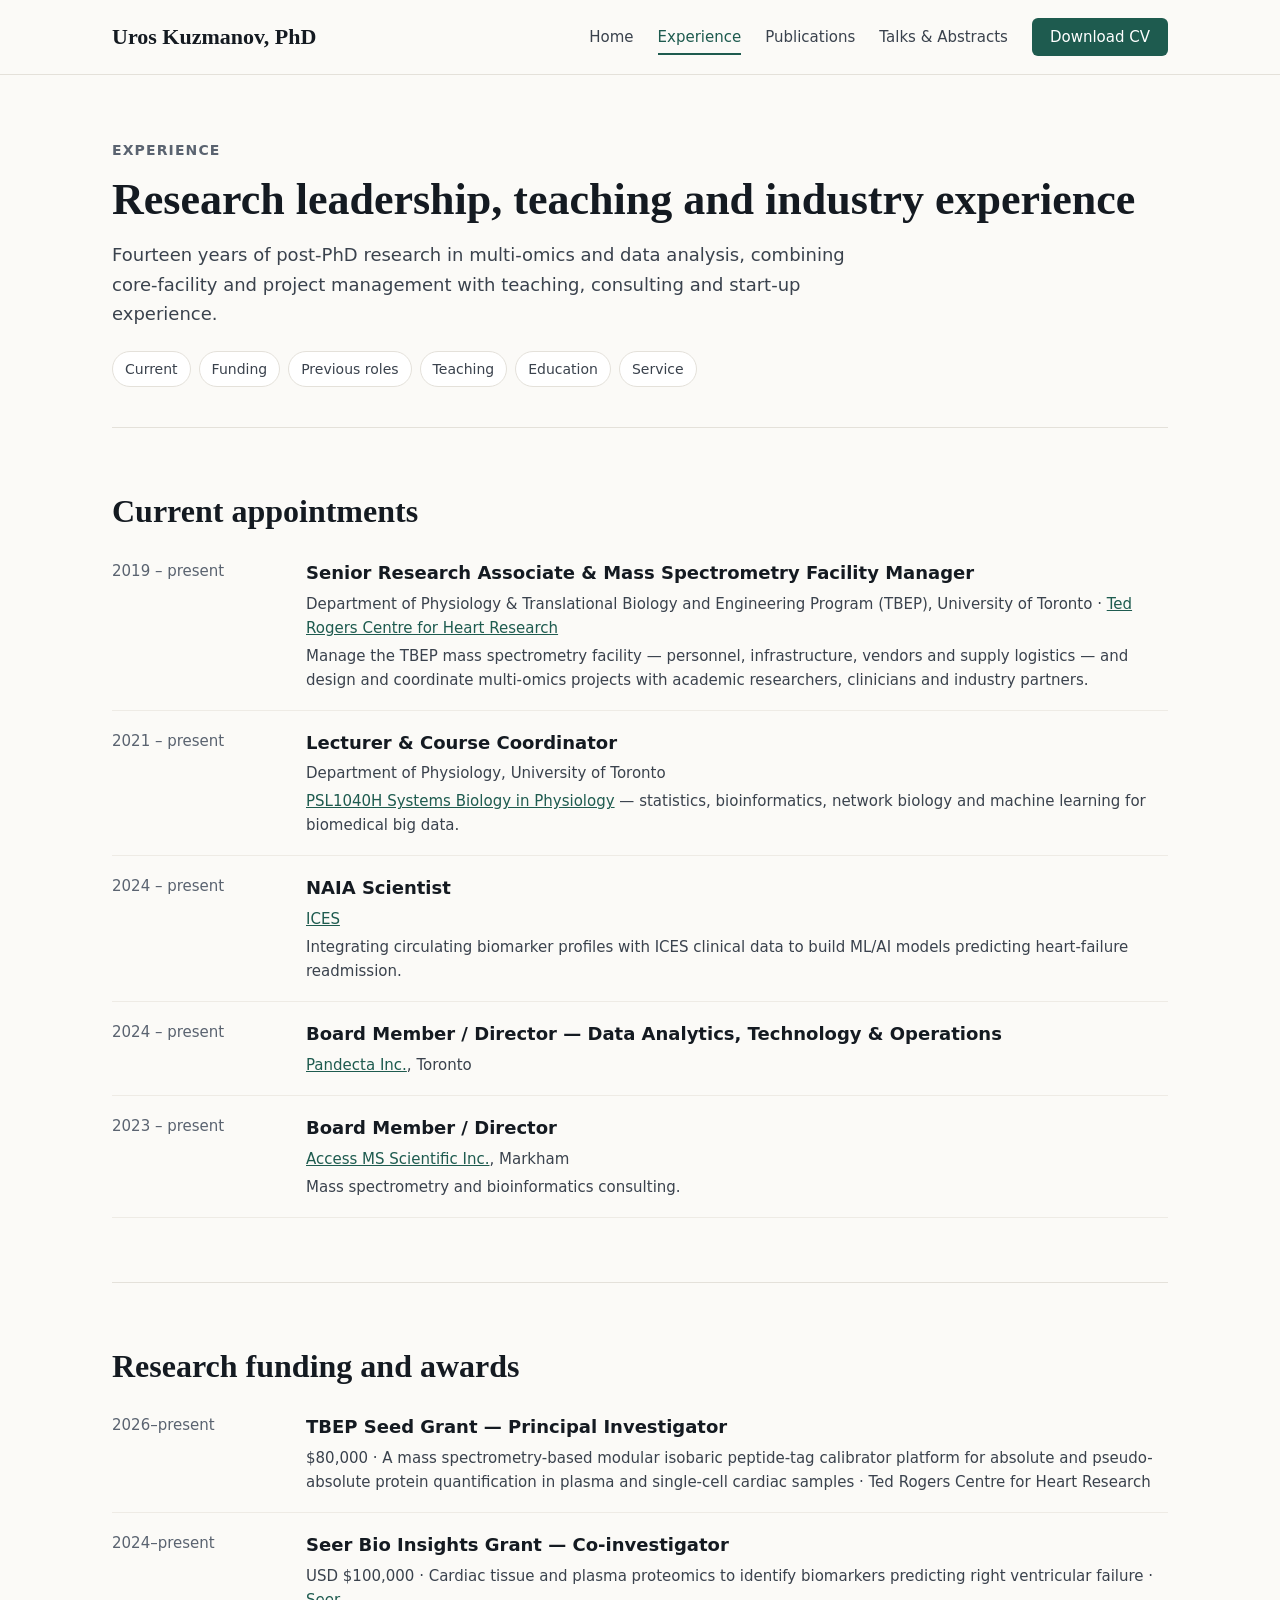
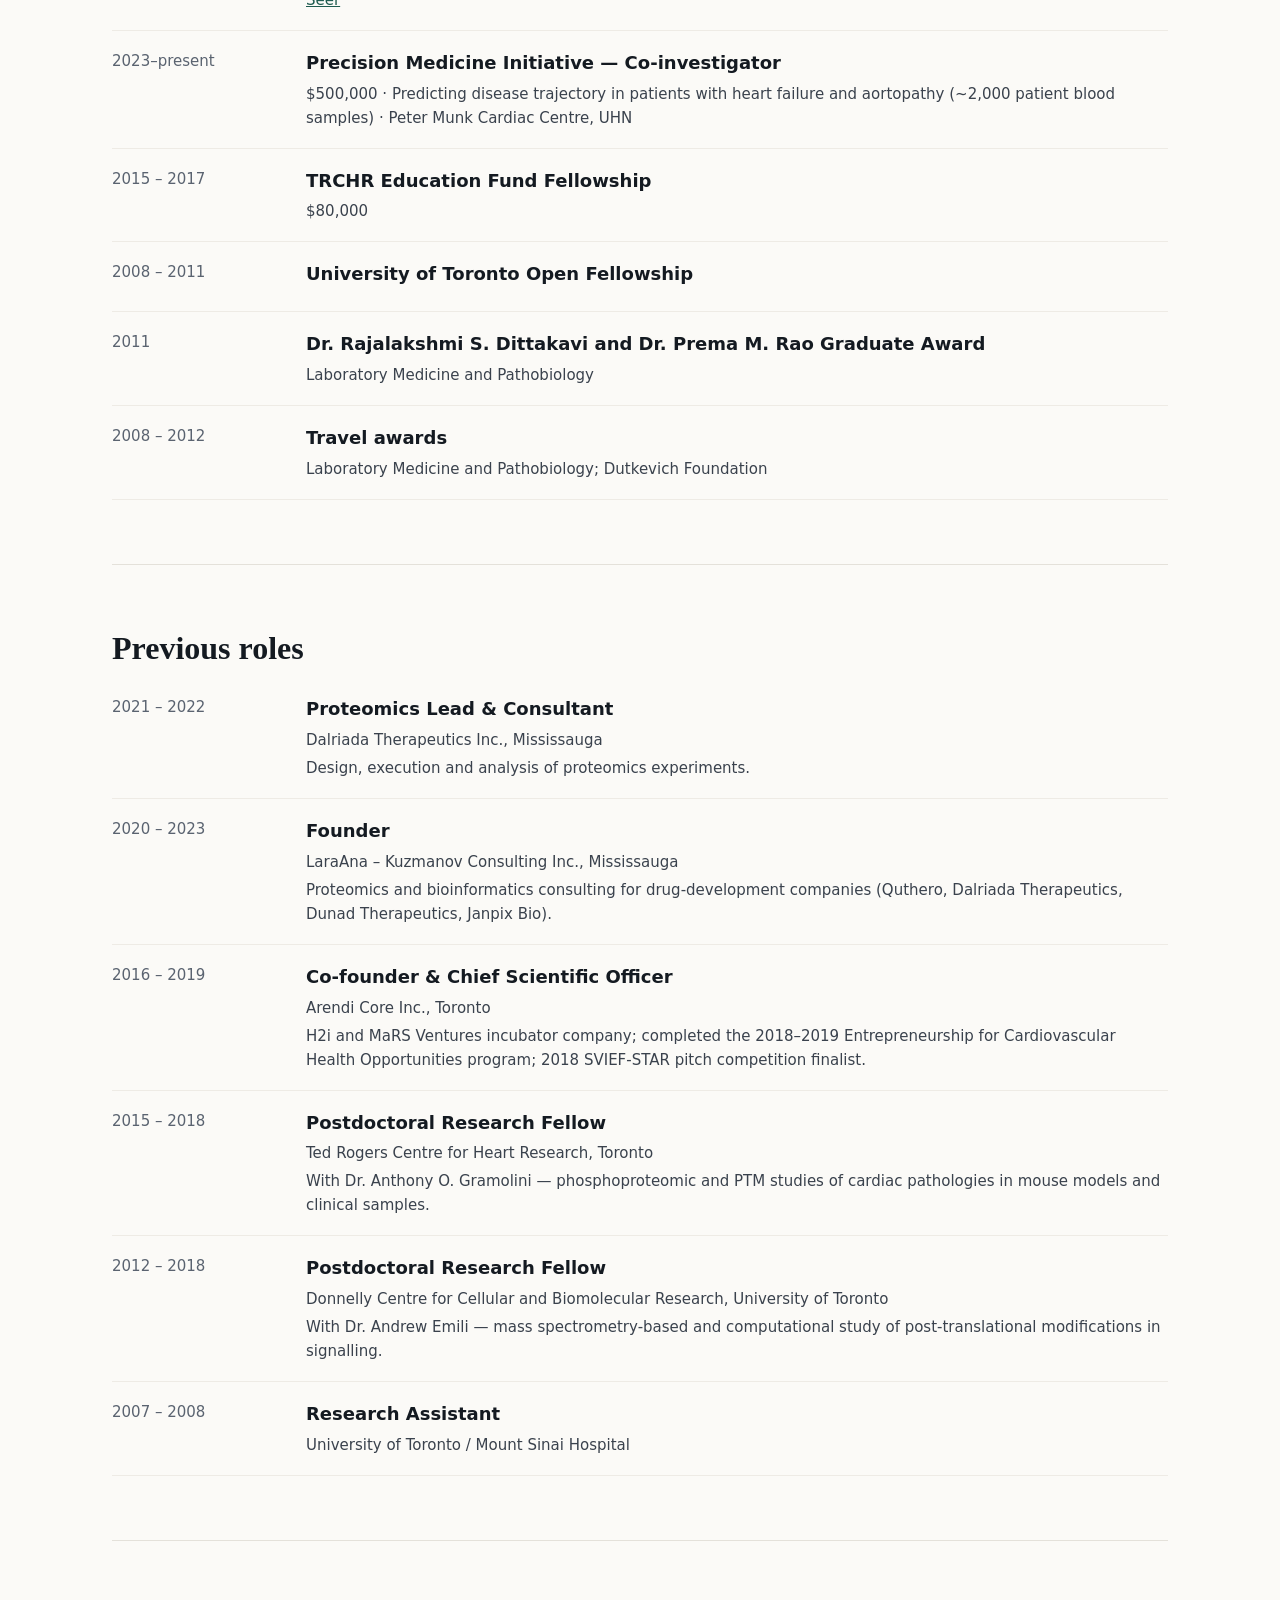
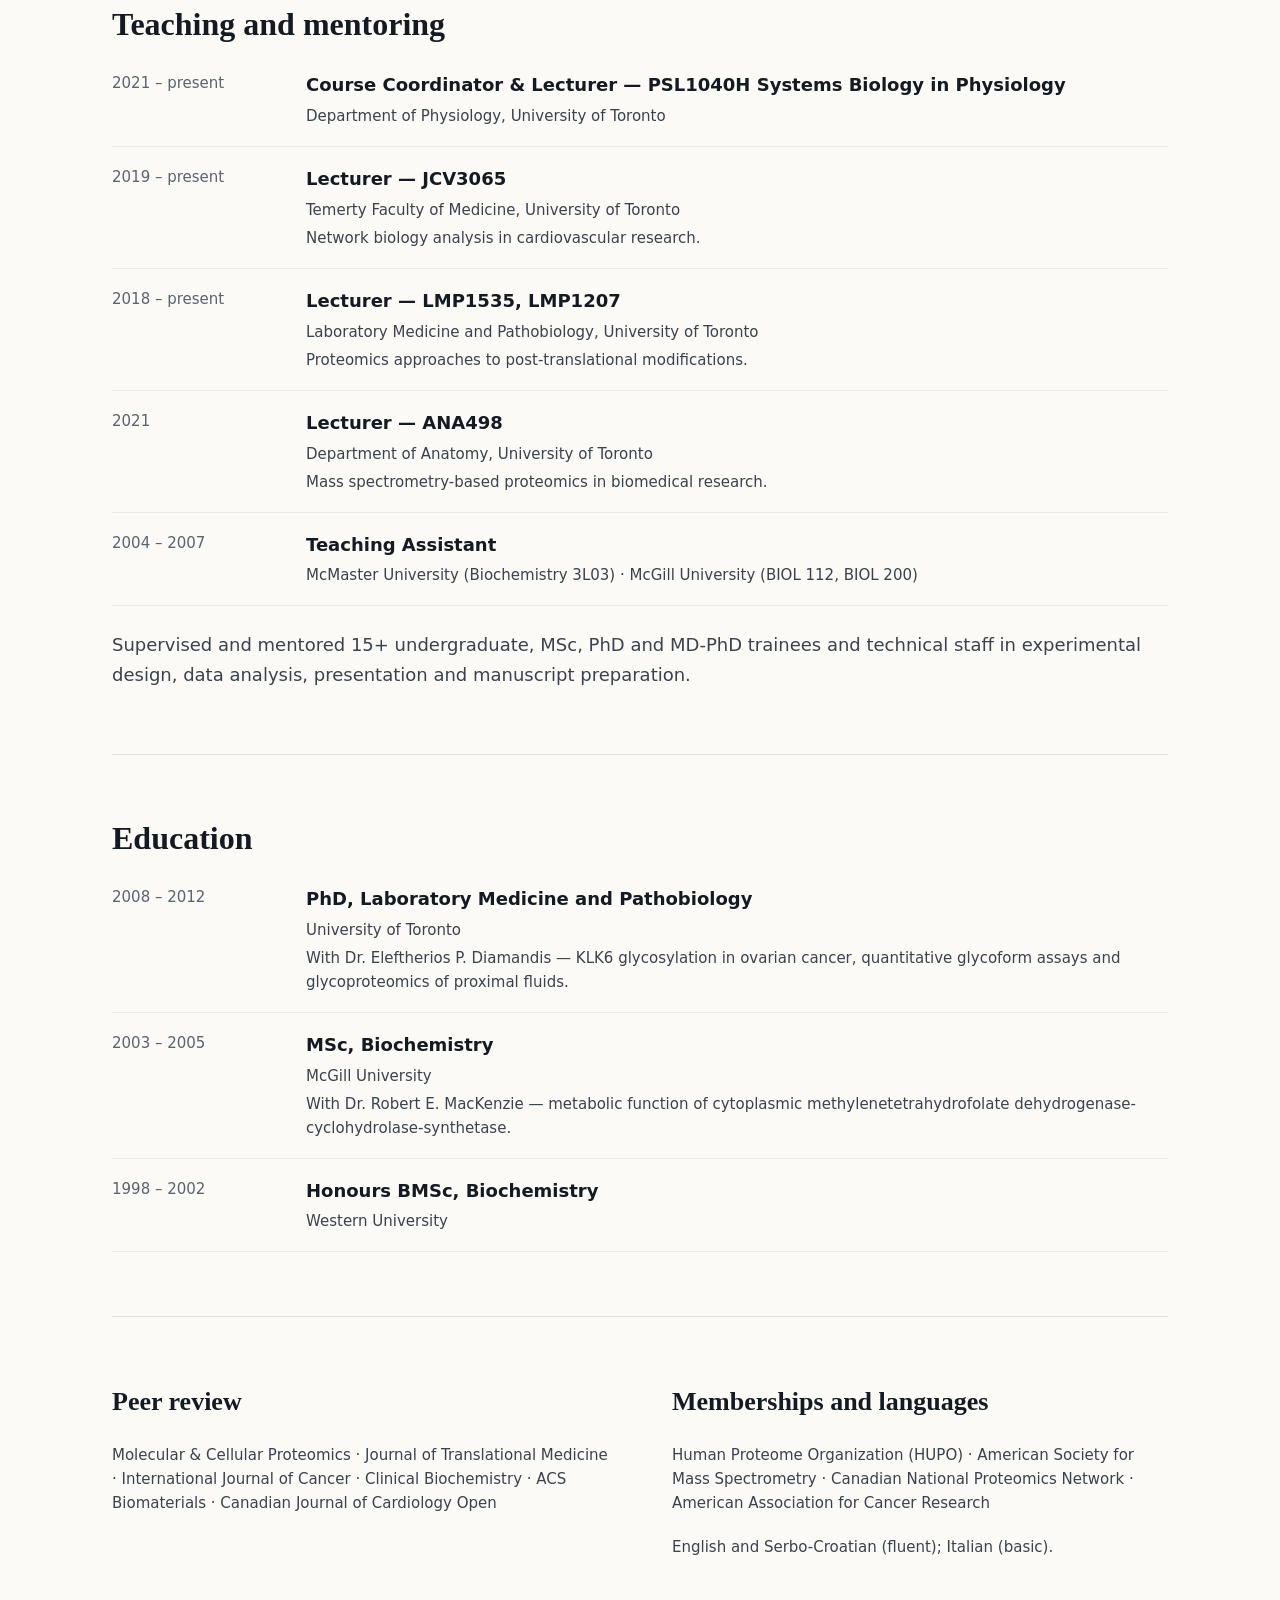
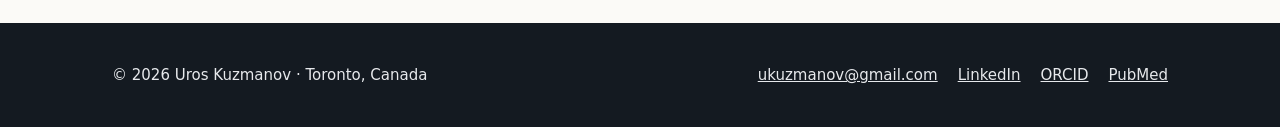
<file: education.html>
<!DOCTYPE html>
<html lang="en">
<head>
  <meta charset="utf-8">
  <title>Education — Uros Kuzmanov, PhD</title>
  <meta http-equiv="refresh" content="0; url=experience.html#education">
  <link rel="canonical" href="experience.html#education">
</head>
<body><p>This page has moved to <a href="experience.html#education">experience.html#education</a>.</p></body>
</html>
</file>
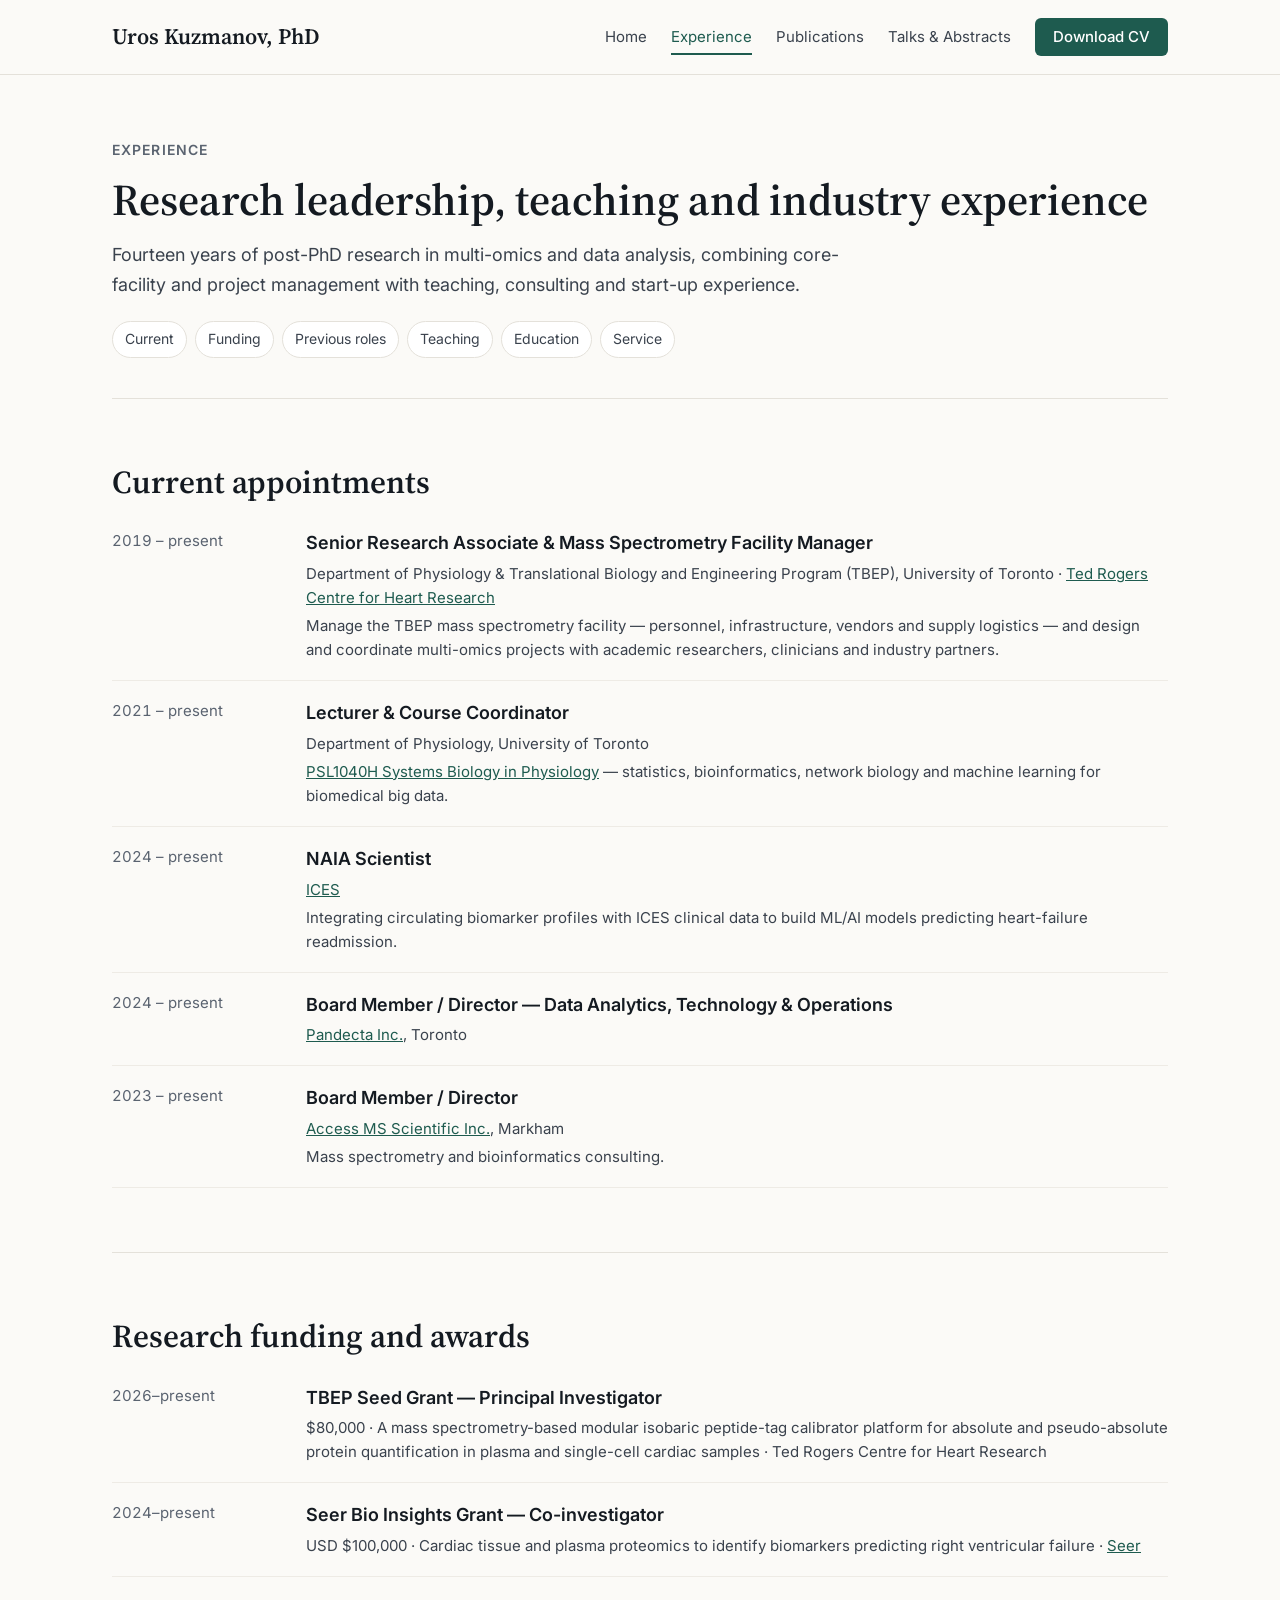
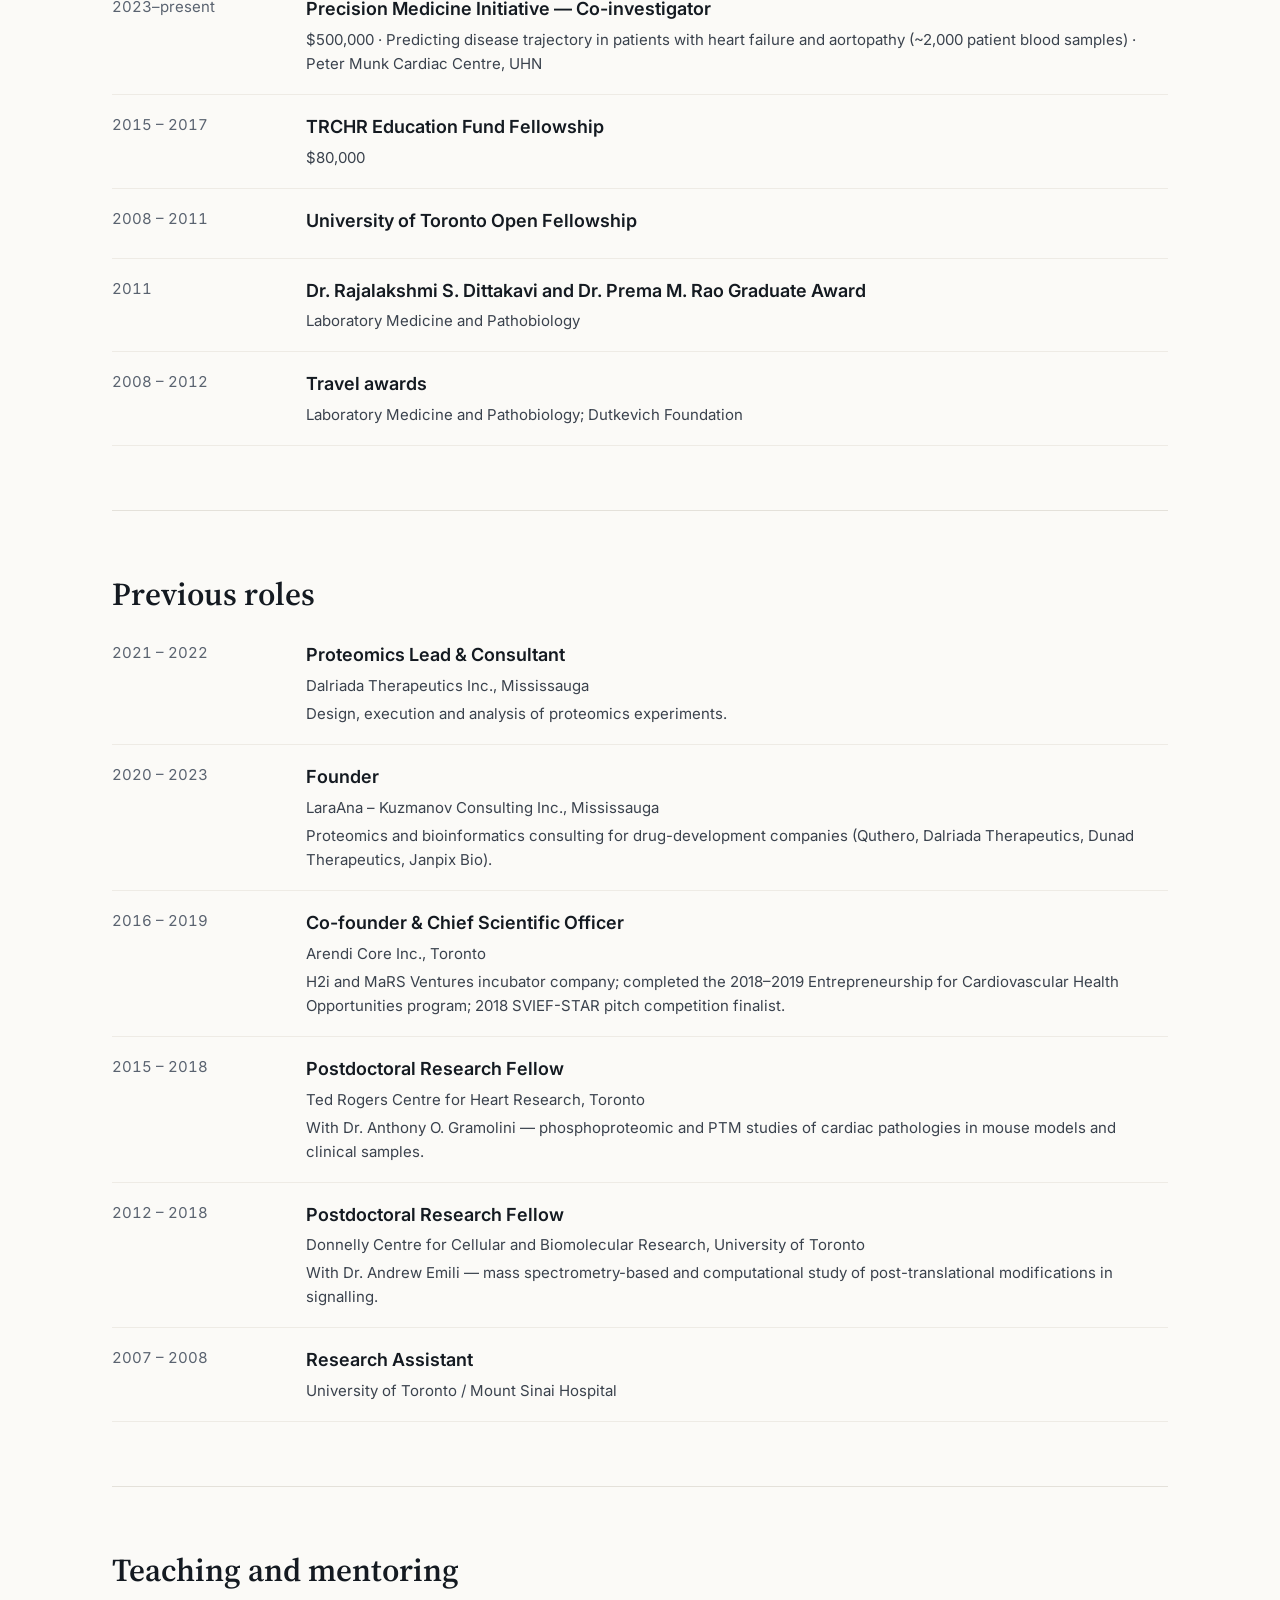
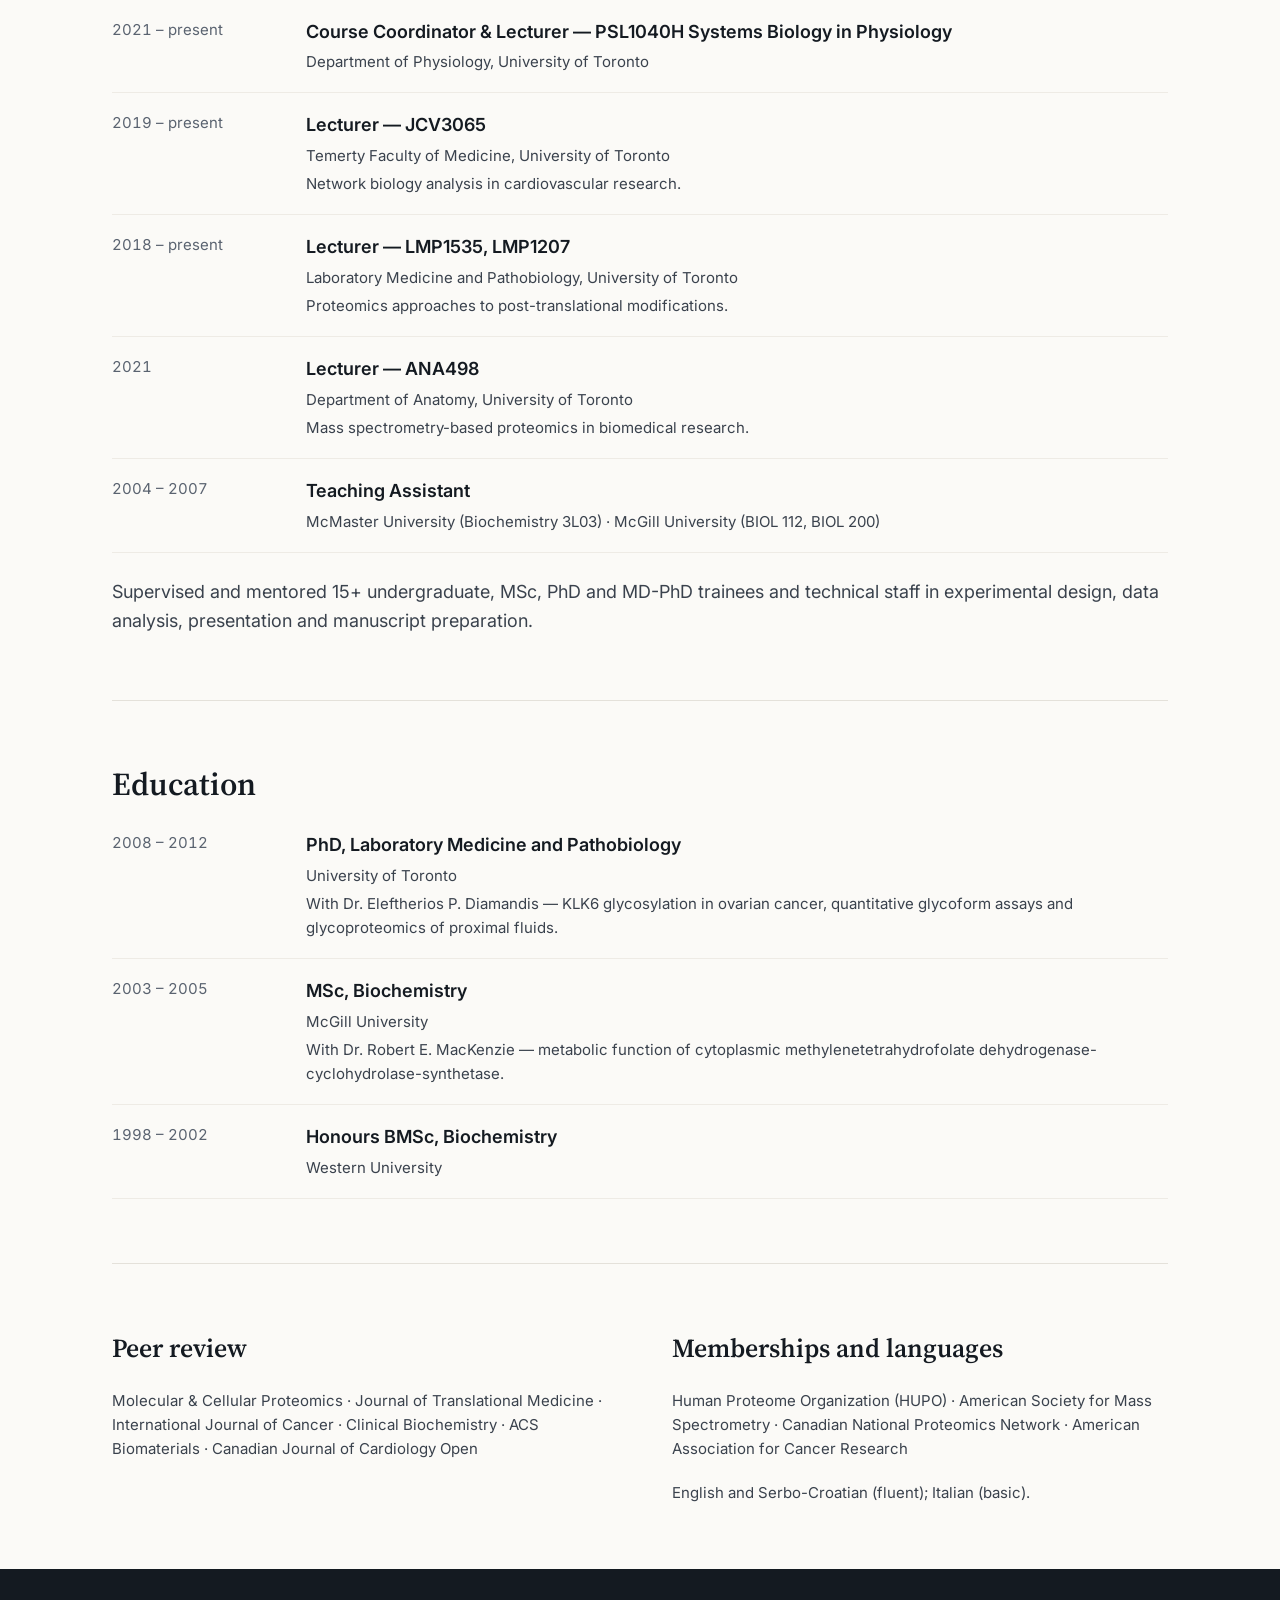
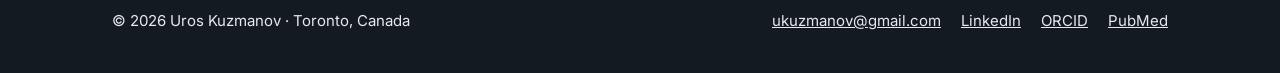
<file: experience.html>
<!DOCTYPE html>
<html lang="en">
<head>
  <meta charset="utf-8">
  <meta name="viewport" content="width=device-width, initial-scale=1">
  <title>Experience — Uros Kuzmanov, PhD</title>
  <meta name="description" content="Uros Kuzmanov, PhD — Senior Research Associate and Mass Spectrometry Facility Manager, Department of Physiology and TBEP, University of Toronto. Multi-omics, clinical data analysis and systems biology in cardiovascular research.">
  <meta property="og:title" content="Experience — Uros Kuzmanov, PhD">
  <meta property="og:description" content="Uros Kuzmanov, PhD — Senior Research Associate and Mass Spectrometry Facility Manager, Department of Physiology and TBEP, University of Toronto. Multi-omics, clinical data analysis and systems biology in cardiovascular research.">
  <meta property="og:type" content="website">
  <link rel="preconnect" href="https://fonts.googleapis.com">
  <link rel="preconnect" href="https://fonts.gstatic.com" crossorigin>
  <link href="https://fonts.googleapis.com/css2?family=Source+Serif+4:opsz,wght@8..60,400;8..60,600;8..60,700&amp;family=Inter:wght@400;500;600&amp;display=swap" rel="stylesheet">
  <link rel="stylesheet" href="assets/css/site.css">
</head>
<body>
  <a class="skip" href="#content">Skip to content</a>
  <header class="site-header">
    <div class="wrap">
      <a class="brand" href="index.html">Uros Kuzmanov, PhD</a>
      <nav class="nav" aria-label="Main">
        <a href="index.html">Home</a>
        <a href="experience.html" aria-current="page">Experience</a>
        <a href="publications.html">Publications</a>
        <a href="conferences.html">Talks &amp; Abstracts</a>
        <a class="btn btn-primary" href="CV.pdf">Download CV</a>
      </nav>
    </div>
  </header>
  <main id="content" class="wrap">
    <section class="page-title">
      <p class="eyebrow">Experience</p>
      <h1>Research leadership, teaching and industry experience</h1>
      <p class="lead">Fourteen years of post-PhD research in multi-omics and data analysis, combining core-facility and project management with teaching, consulting and start-up experience.</p>
      <div class="jump"><a href="#current">Current</a><a href="#funding">Funding</a><a href="#past">Previous roles</a><a href="#teaching">Teaching</a><a href="#education">Education</a><a href="#service">Service</a></div>
    </section>
    <section id="current" class="section">
      <div class="section-head"><h2 class="h2">Current appointments</h2></div>
      <div class="rows">
        <div class="row">
          <span class="when">2019 – present</span>
          <div class="what">
            <span class="title">Senior Research Associate &amp; Mass Spectrometry Facility Manager</span>
            <span class="org">Department of Physiology &amp; Translational Biology and Engineering Program (TBEP), University of Toronto · <a href="https://tedrogersresearch.ca/">Ted Rogers Centre for Heart Research</a></span>
            <span class="note">Manage the TBEP mass spectrometry facility — personnel, infrastructure, vendors and supply logistics — and design and coordinate multi-omics projects with academic researchers, clinicians and industry partners.</span>
          </div>
        </div>
        <div class="row">
          <span class="when">2021 – present</span>
          <div class="what">
            <span class="title">Lecturer &amp; Course Coordinator</span>
            <span class="org">Department of Physiology, University of Toronto</span>
            <span class="note"><a href="https://physiology.utoronto.ca/psl1040h-systems-biology-physiology">PSL1040H Systems Biology in Physiology</a> — statistics, bioinformatics, network biology and machine learning for biomedical big data.</span>
          </div>
        </div>
        <div class="row">
          <span class="when">2024 – present</span>
          <div class="what">
            <span class="title">NAIA Scientist</span>
            <span class="org"><a href="https://www.ices.on.ca/">ICES</a></span>
            <span class="note">Integrating circulating biomarker profiles with ICES clinical data to build ML/AI models predicting heart-failure readmission.</span>
          </div>
        </div>
        <div class="row">
          <span class="when">2024 – present</span>
          <div class="what">
            <span class="title">Board Member / Director — Data Analytics, Technology &amp; Operations</span>
            <span class="org"><a href="https://pandecta.ca/">Pandecta Inc.</a>, Toronto</span>
          </div>
        </div>
        <div class="row">
          <span class="when">2023 – present</span>
          <div class="what">
            <span class="title">Board Member / Director</span>
            <span class="org"><a href="https://accessms.ca/">Access MS Scientific Inc.</a>, Markham</span>
            <span class="note">Mass spectrometry and bioinformatics consulting.</span>
          </div>
        </div>
      </div>
    </section>
    <section id="funding" class="section">
      <div class="section-head"><h2 class="h2">Research funding and awards</h2></div>
      <div class="rows">
        <div class="row">
          <span class="when">2026–present</span>
          <div class="what">
            <span class="title">TBEP Seed Grant — Principal Investigator</span>
            <span class="org">$80,000 · A mass spectrometry-based modular isobaric peptide-tag calibrator platform for absolute and pseudo-absolute protein quantification in plasma and single-cell cardiac samples · Ted Rogers Centre for Heart Research</span>
          </div>
        </div>
        <div class="row">
          <span class="when">2024–present</span>
          <div class="what">
            <span class="title">Seer Bio Insights Grant — Co-investigator</span>
            <span class="org">USD $100,000 · Cardiac tissue and plasma proteomics to identify biomarkers predicting right ventricular failure · <a href="https://seer.bio/insights-grant-program/2024-awardees/">Seer</a></span>
          </div>
        </div>
        <div class="row">
          <span class="when">2023–present</span>
          <div class="what">
            <span class="title">Precision Medicine Initiative — Co-investigator</span>
            <span class="org">$500,000 · Predicting disease trajectory in patients with heart failure and aortopathy (~2,000 patient blood samples) · Peter Munk Cardiac Centre, UHN</span>
          </div>
        </div>
        <div class="row">
          <span class="when">2015 – 2017</span>
          <div class="what">
            <span class="title">TRCHR Education Fund Fellowship</span>
            <span class="org">$80,000</span>
          </div>
        </div>
        <div class="row">
          <span class="when">2008 – 2011</span>
          <div class="what">
            <span class="title">University of Toronto Open Fellowship</span>
            <span class="org"></span>
          </div>
        </div>
        <div class="row">
          <span class="when">2011</span>
          <div class="what">
            <span class="title">Dr. Rajalakshmi S. Dittakavi and Dr. Prema M. Rao Graduate Award</span>
            <span class="org">Laboratory Medicine and Pathobiology</span>
          </div>
        </div>
        <div class="row">
          <span class="when">2008 – 2012</span>
          <div class="what">
            <span class="title">Travel awards</span>
            <span class="org">Laboratory Medicine and Pathobiology; Dutkevich Foundation</span>
          </div>
        </div>
      </div>
    </section>
    <section id="past" class="section">
      <div class="section-head"><h2 class="h2">Previous roles</h2></div>
      <div class="rows">
        <div class="row">
          <span class="when">2021 – 2022</span>
          <div class="what">
            <span class="title">Proteomics Lead &amp; Consultant</span>
            <span class="org">Dalriada Therapeutics Inc., Mississauga</span>
            <span class="note">Design, execution and analysis of proteomics experiments.</span>
          </div>
        </div>
        <div class="row">
          <span class="when">2020 – 2023</span>
          <div class="what">
            <span class="title">Founder</span>
            <span class="org">LaraAna – Kuzmanov Consulting Inc., Mississauga</span>
            <span class="note">Proteomics and bioinformatics consulting for drug-development companies (Quthero, Dalriada Therapeutics, Dunad Therapeutics, Janpix Bio).</span>
          </div>
        </div>
        <div class="row">
          <span class="when">2016 – 2019</span>
          <div class="what">
            <span class="title">Co-founder &amp; Chief Scientific Officer</span>
            <span class="org">Arendi Core Inc., Toronto</span>
            <span class="note">H2i and MaRS Ventures incubator company; completed the 2018–2019 Entrepreneurship for Cardiovascular Health Opportunities program; 2018 SVIEF-STAR pitch competition finalist.</span>
          </div>
        </div>
        <div class="row">
          <span class="when">2015 – 2018</span>
          <div class="what">
            <span class="title">Postdoctoral Research Fellow</span>
            <span class="org">Ted Rogers Centre for Heart Research, Toronto</span>
            <span class="note">With Dr. Anthony O. Gramolini — phosphoproteomic and PTM studies of cardiac pathologies in mouse models and clinical samples.</span>
          </div>
        </div>
        <div class="row">
          <span class="when">2012 – 2018</span>
          <div class="what">
            <span class="title">Postdoctoral Research Fellow</span>
            <span class="org">Donnelly Centre for Cellular and Biomolecular Research, University of Toronto</span>
            <span class="note">With Dr. Andrew Emili — mass spectrometry-based and computational study of post-translational modifications in signalling.</span>
          </div>
        </div>
        <div class="row">
          <span class="when">2007 – 2008</span>
          <div class="what">
            <span class="title">Research Assistant</span>
            <span class="org">University of Toronto / Mount Sinai Hospital</span>
          </div>
        </div>
      </div>
    </section>
    <section id="teaching" class="section">
      <div class="section-head"><h2 class="h2">Teaching and mentoring</h2></div>
      <div class="rows">
        <div class="row">
          <span class="when">2021 – present</span>
          <div class="what">
            <span class="title">Course Coordinator &amp; Lecturer — PSL1040H Systems Biology in Physiology</span>
            <span class="org">Department of Physiology, University of Toronto</span>
          </div>
        </div>
        <div class="row">
          <span class="when">2019 – present</span>
          <div class="what">
            <span class="title">Lecturer — JCV3065</span>
            <span class="org">Temerty Faculty of Medicine, University of Toronto</span>
            <span class="note">Network biology analysis in cardiovascular research.</span>
          </div>
        </div>
        <div class="row">
          <span class="when">2018 – present</span>
          <div class="what">
            <span class="title">Lecturer — LMP1535, LMP1207</span>
            <span class="org">Laboratory Medicine and Pathobiology, University of Toronto</span>
            <span class="note">Proteomics approaches to post-translational modifications.</span>
          </div>
        </div>
        <div class="row">
          <span class="when">2021</span>
          <div class="what">
            <span class="title">Lecturer — ANA498</span>
            <span class="org">Department of Anatomy, University of Toronto</span>
            <span class="note">Mass spectrometry-based proteomics in biomedical research.</span>
          </div>
        </div>
        <div class="row">
          <span class="when">2004 – 2007</span>
          <div class="what">
            <span class="title">Teaching Assistant</span>
            <span class="org">McMaster University (Biochemistry 3L03) · McGill University (BIOL 112, BIOL 200)</span>
          </div>
        </div>
      </div>
      <p class="lead" style="margin-top:24px">Supervised and mentored 15+ undergraduate, MSc, PhD and MD-PhD trainees and technical staff in experimental design, data analysis, presentation and manuscript preparation.</p>
    </section>
    <section id="education" class="section">
      <div class="section-head"><h2 class="h2">Education</h2></div>
      <div class="rows">
        <div class="row">
          <span class="when">2008 – 2012</span>
          <div class="what">
            <span class="title">PhD, Laboratory Medicine and Pathobiology</span>
            <span class="org">University of Toronto</span>
            <span class="note">With Dr. Eleftherios P. Diamandis — KLK6 glycosylation in ovarian cancer, quantitative glycoform assays and glycoproteomics of proximal fluids.</span>
          </div>
        </div>
        <div class="row">
          <span class="when">2003 – 2005</span>
          <div class="what">
            <span class="title">MSc, Biochemistry</span>
            <span class="org">McGill University</span>
            <span class="note">With Dr. Robert E. MacKenzie — metabolic function of cytoplasmic methylenetetrahydrofolate dehydrogenase-cyclohydrolase-synthetase.</span>
          </div>
        </div>
        <div class="row">
          <span class="when">1998 – 2002</span>
          <div class="what">
            <span class="title">Honours BMSc, Biochemistry</span>
            <span class="org">Western University</span>
          </div>
        </div>
      </div>
    </section>
    <section id="service" class="section grid2">
      <div class="list">
        <h2 class="h3">Peer review</h2>
        <p class="item-detail">Molecular &amp; Cellular Proteomics · Journal of Translational Medicine · International Journal of Cancer · Clinical Biochemistry · ACS Biomaterials · Canadian Journal of Cardiology Open</p>
      </div>
      <div class="list">
        <h2 class="h3">Memberships and languages</h2>
        <p class="item-detail">Human Proteome Organization (HUPO) · American Society for Mass Spectrometry · Canadian National Proteomics Network · American Association for Cancer Research</p>
        <p class="item-detail">English and Serbo-Croatian (fluent); Italian (basic).</p>
      </div>
    </section>
  </main>
  <footer class="site-footer">
    <div class="wrap">
      <span>© 2026 Uros Kuzmanov · Toronto, Canada</span>
      <div class="links"><a href="mailto:ukuzmanov@gmail.com">ukuzmanov@gmail.com</a><a href="https://www.linkedin.com/in/uros-kuzmanov-b741a313/">LinkedIn</a><a href="https://orcid.org/0000-0002-3502-6986">ORCID</a><a href="https://pubmed.ncbi.nlm.nih.gov/?term=uros+kuzmanov&amp;sort=date">PubMed</a></div>
    </div>
  </footer>
</body>
</html>
</file>
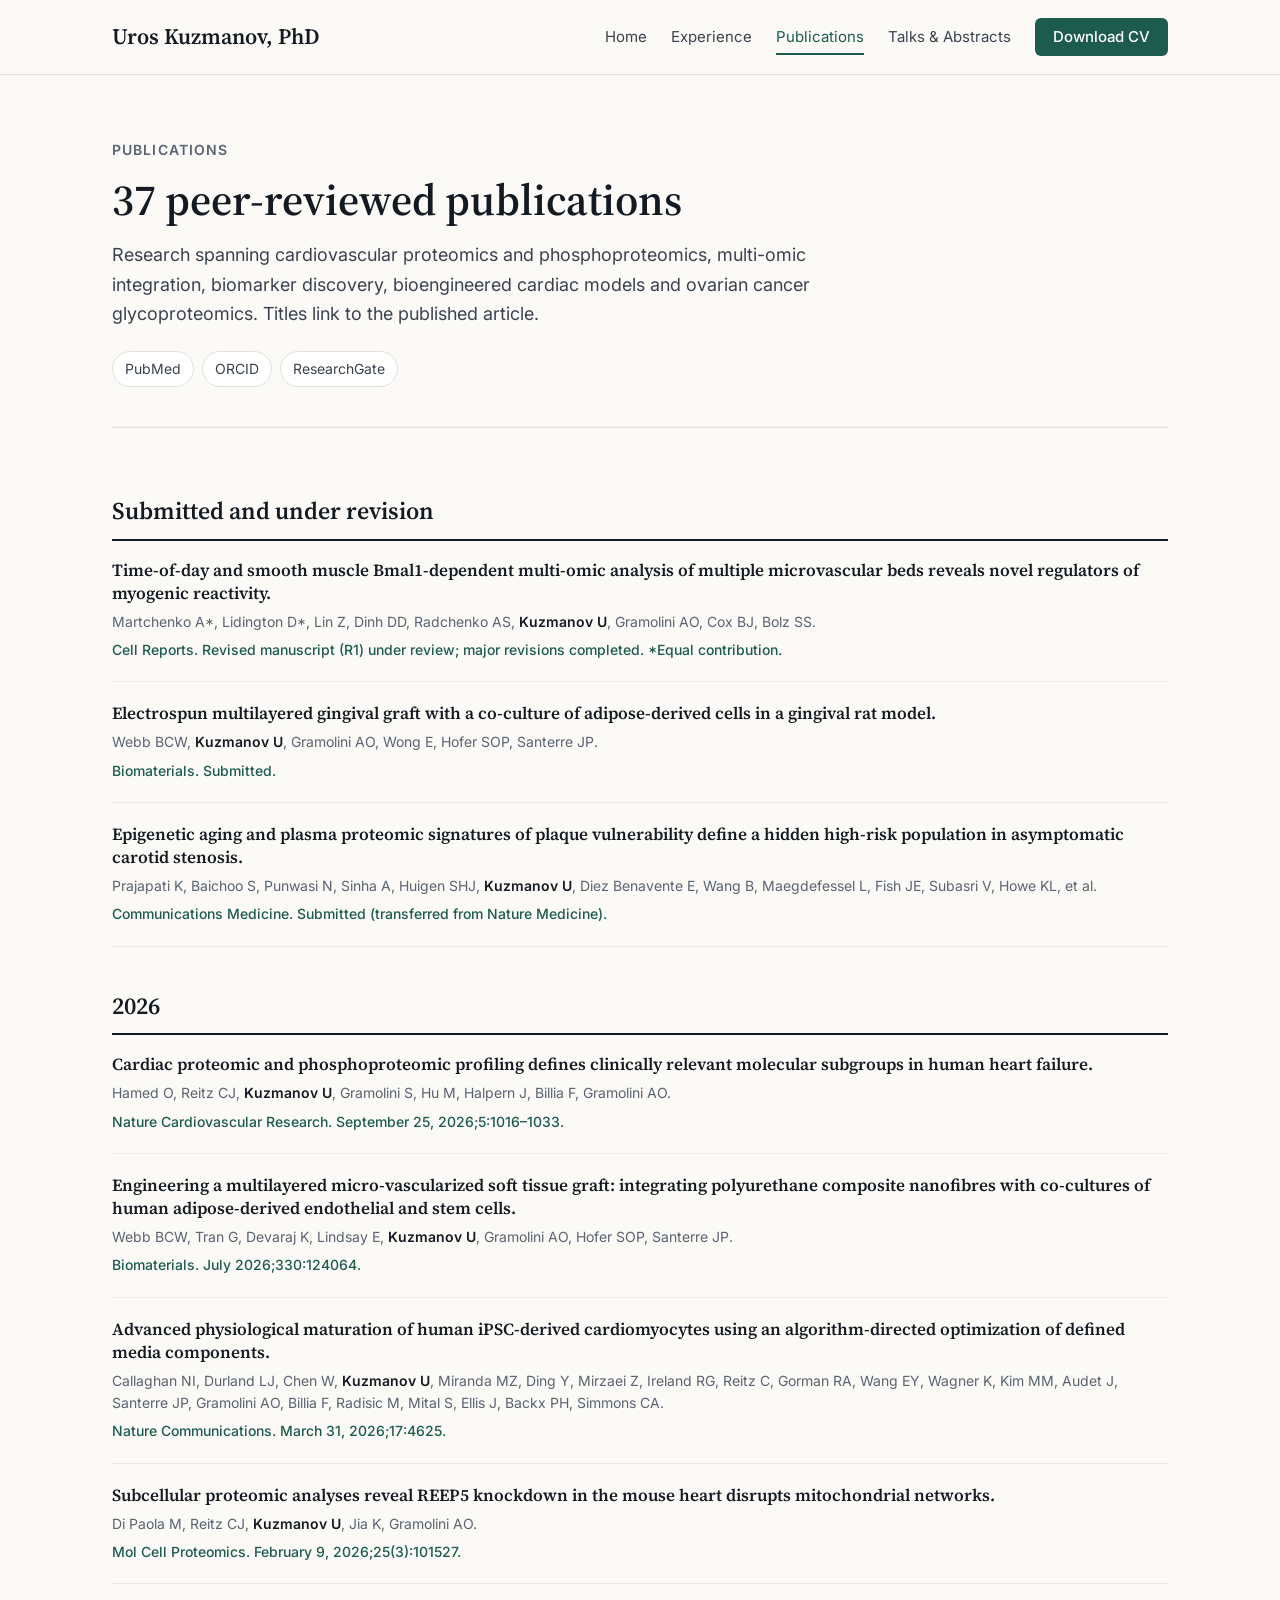
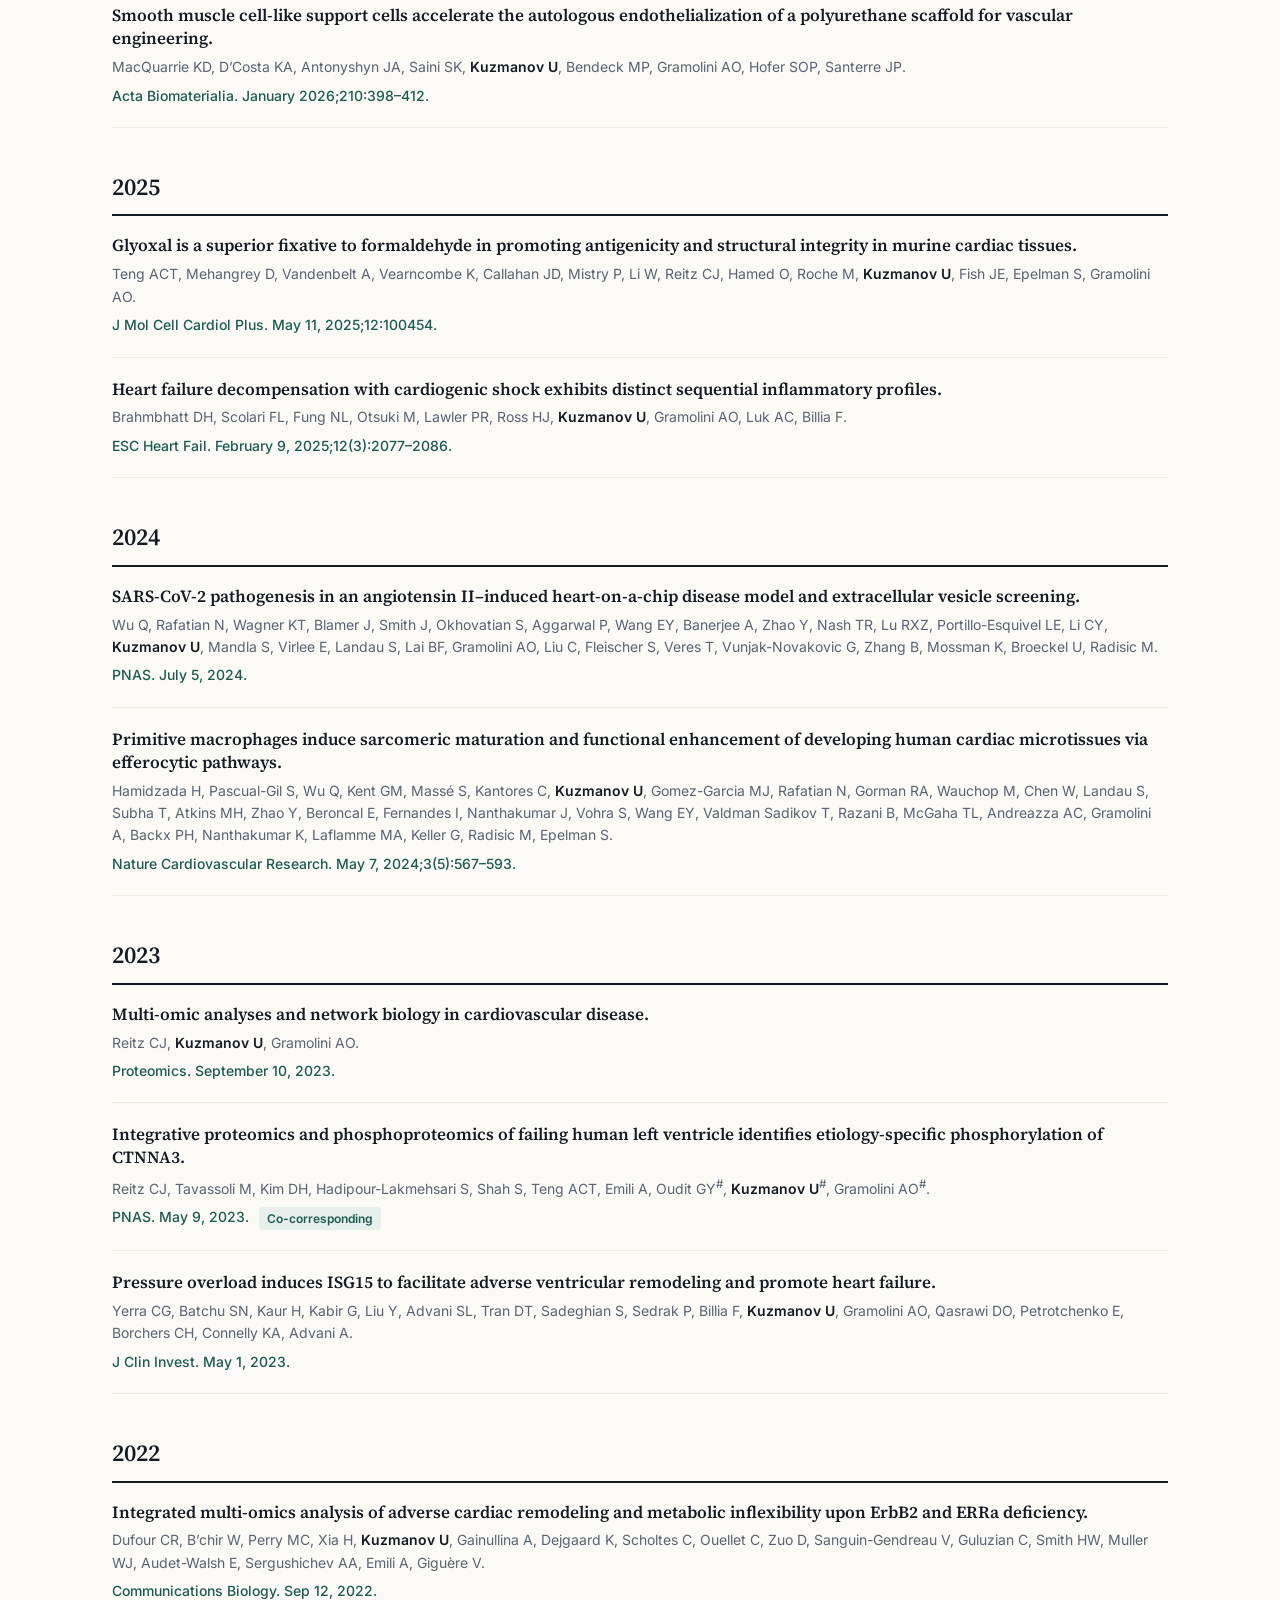
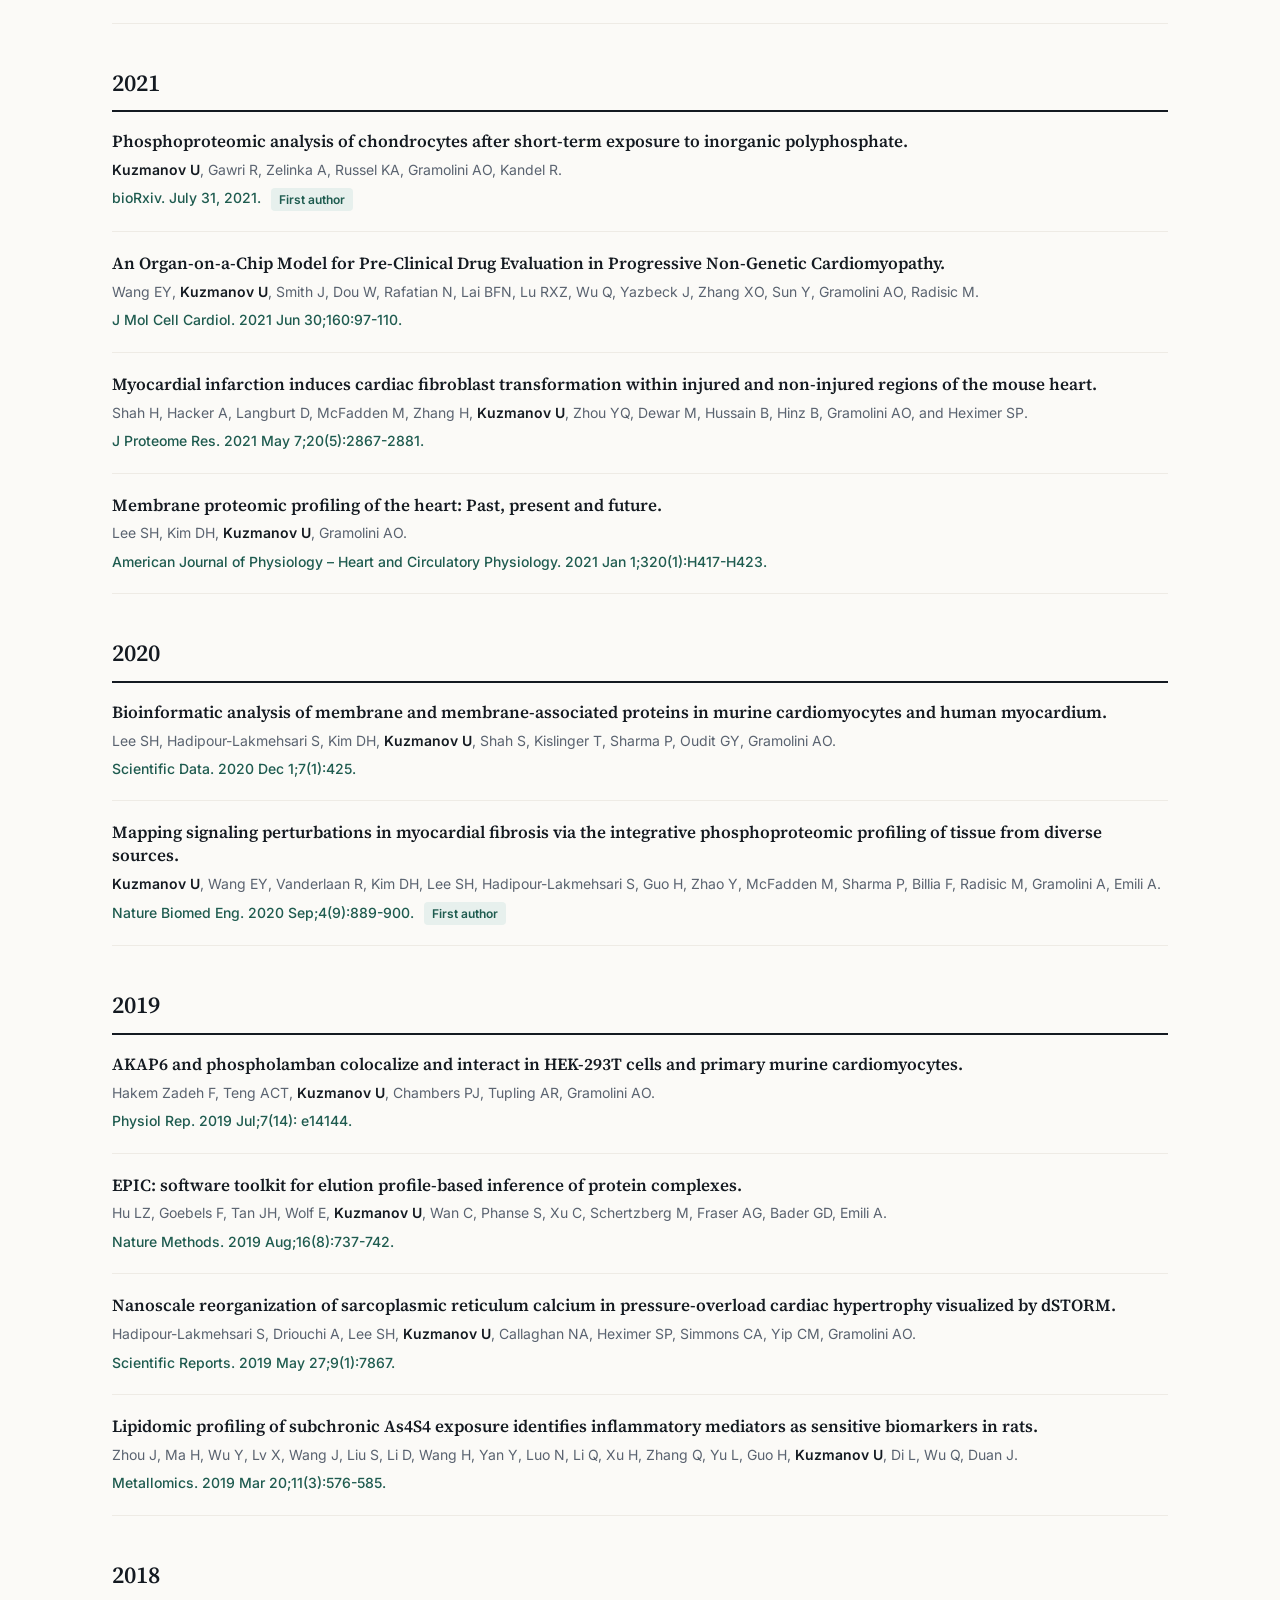
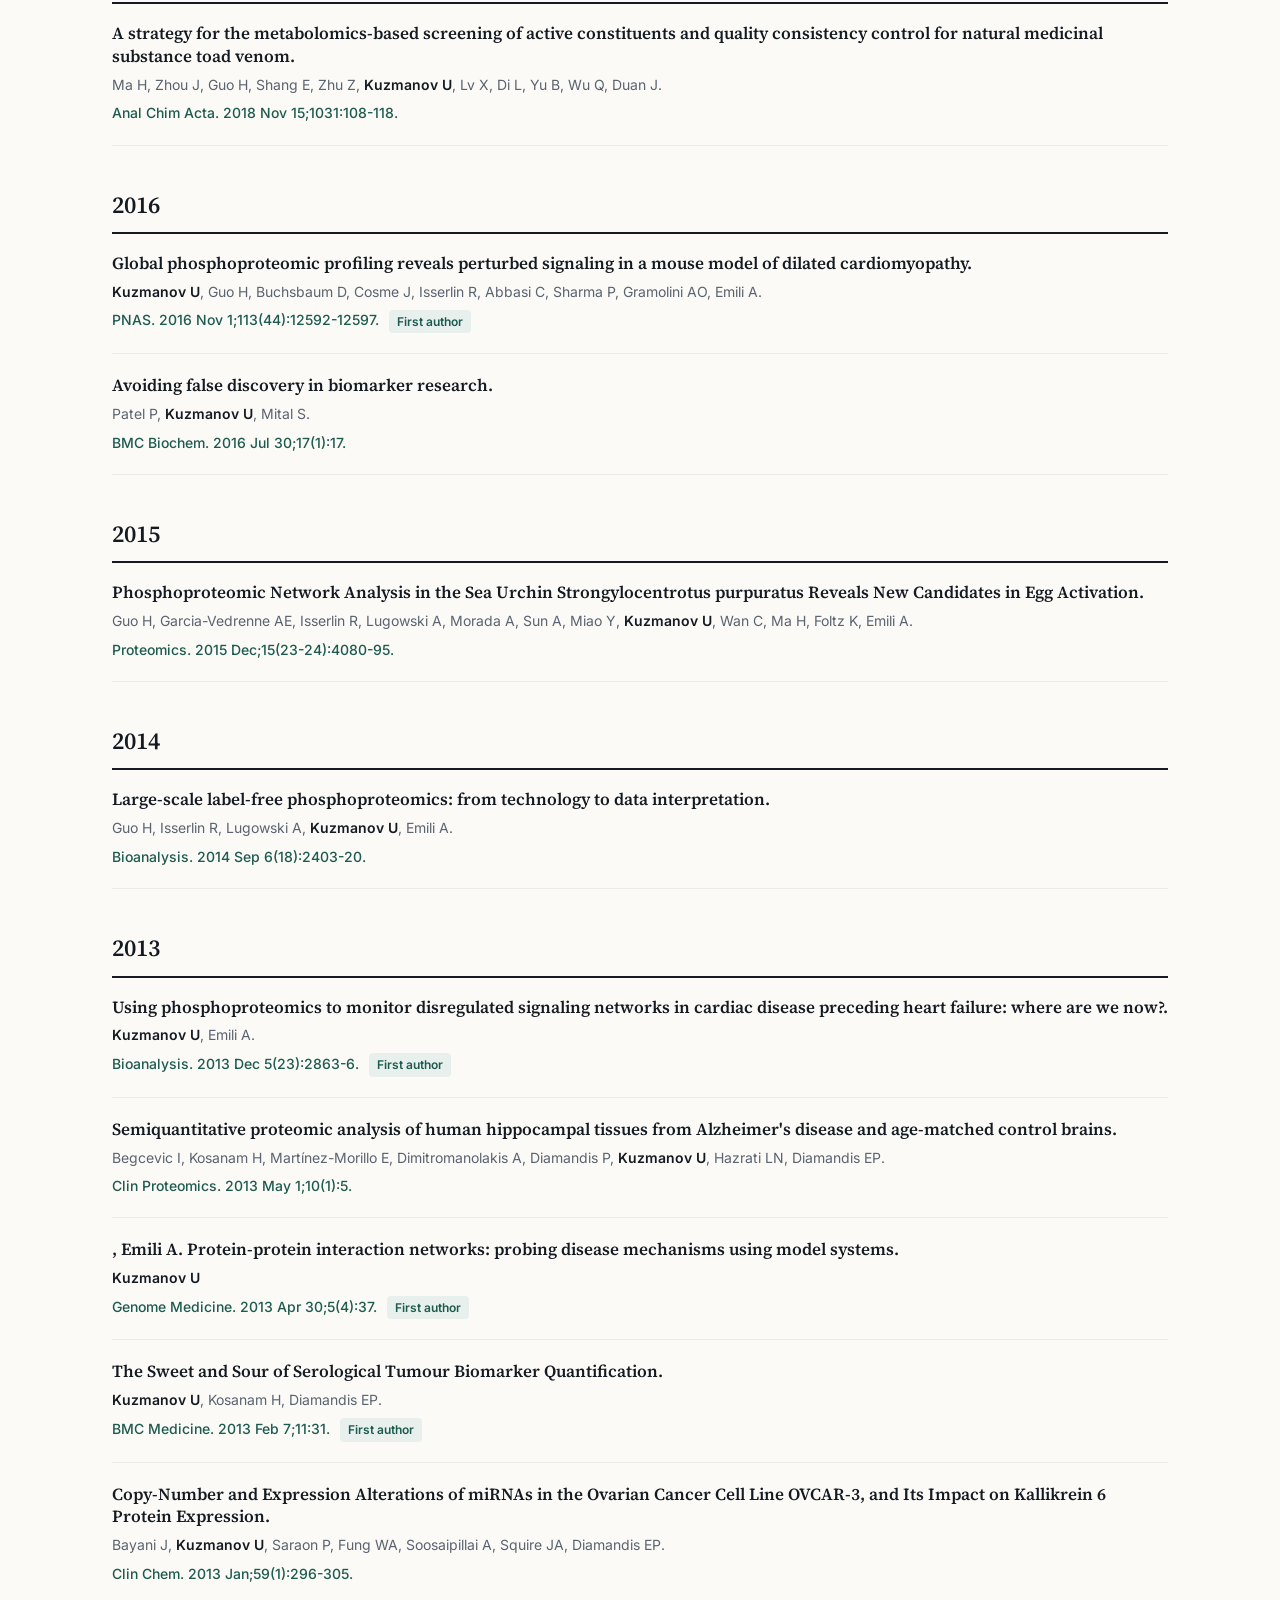
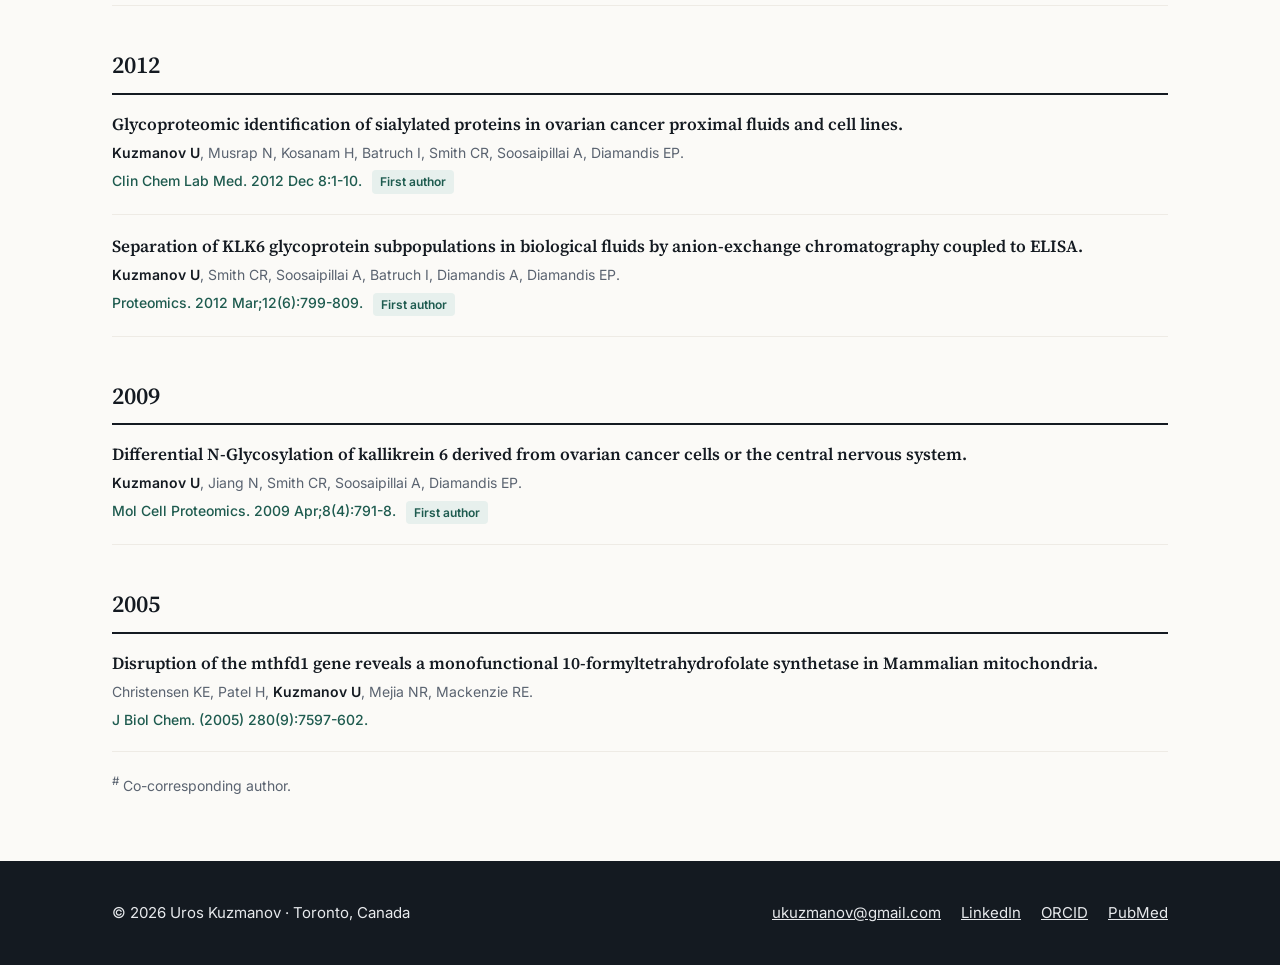
<file: publications.html>
<!DOCTYPE html>
<html lang="en">
<head>
  <meta charset="utf-8">
  <meta name="viewport" content="width=device-width, initial-scale=1">
  <title>Publications — Uros Kuzmanov, PhD</title>
  <meta name="description" content="Uros Kuzmanov, PhD — Senior Research Associate and Mass Spectrometry Facility Manager, Department of Physiology and TBEP, University of Toronto. Multi-omics, clinical data analysis and systems biology in cardiovascular research.">
  <meta property="og:title" content="Publications — Uros Kuzmanov, PhD">
  <meta property="og:description" content="Uros Kuzmanov, PhD — Senior Research Associate and Mass Spectrometry Facility Manager, Department of Physiology and TBEP, University of Toronto. Multi-omics, clinical data analysis and systems biology in cardiovascular research.">
  <meta property="og:type" content="website">
  <link rel="preconnect" href="https://fonts.googleapis.com">
  <link rel="preconnect" href="https://fonts.gstatic.com" crossorigin>
  <link href="https://fonts.googleapis.com/css2?family=Source+Serif+4:opsz,wght@8..60,400;8..60,600;8..60,700&amp;family=Inter:wght@400;500;600&amp;display=swap" rel="stylesheet">
  <link rel="stylesheet" href="assets/css/site.css">
</head>
<body>
  <a class="skip" href="#content">Skip to content</a>
  <header class="site-header">
    <div class="wrap">
      <a class="brand" href="index.html">Uros Kuzmanov, PhD</a>
      <nav class="nav" aria-label="Main">
        <a href="index.html">Home</a>
        <a href="experience.html">Experience</a>
        <a href="publications.html" aria-current="page">Publications</a>
        <a href="conferences.html">Talks &amp; Abstracts</a>
        <a class="btn btn-primary" href="CV.pdf">Download CV</a>
      </nav>
    </div>
  </header>
  <main id="content" class="wrap">
    <section class="page-title">
      <p class="eyebrow">Publications</p>
      <h1>37 peer-reviewed publications</h1>
      <p class="lead">Research spanning cardiovascular proteomics and phosphoproteomics, multi-omic integration, biomarker discovery, bioengineered cardiac models and ovarian cancer glycoproteomics. Titles link to the published article.</p>
      <div class="jump"><a href="https://pubmed.ncbi.nlm.nih.gov/?term=uros+kuzmanov&amp;sort=date">PubMed</a><a href="https://orcid.org/0000-0002-3502-6986">ORCID</a><a href="https://www.researchgate.net/profile/Uros-Kuzmanov">ResearchGate</a></div>
    </section>
    <section class="section">
      <h2 class="year">Submitted and under revision</h2>
      <article class="pub compact">
        <span class="pub-title">Time-of-day and smooth muscle Bmal1-dependent multi-omic analysis of multiple microvascular beds reveals novel regulators of myogenic reactivity.</span>
        <span class="pub-authors">Martchenko A*, Lidington D*, Lin Z, Dinh DD, Radchenko AS, <strong>Kuzmanov U</strong>, Gramolini AO, Cox BJ, Bolz SS.</span>
        <span class="pub-venue">Cell Reports. Revised manuscript (R1) under review; major revisions completed. *Equal contribution.</span>
      </article>
      <article class="pub compact">
        <span class="pub-title">Electrospun multilayered gingival graft with a co-culture of adipose-derived cells in a gingival rat model.</span>
        <span class="pub-authors">Webb BCW, <strong>Kuzmanov U</strong>, Gramolini AO, Wong E, Hofer SOP, Santerre JP.</span>
        <span class="pub-venue">Biomaterials. Submitted.</span>
      </article>
      <article class="pub compact">
        <span class="pub-title">Epigenetic aging and plasma proteomic signatures of plaque vulnerability define a hidden high-risk population in asymptomatic carotid stenosis.</span>
        <span class="pub-authors">Prajapati K, Baichoo S, Punwasi N, Sinha A, Huigen SHJ, <strong>Kuzmanov U</strong>, Diez Benavente E, Wang B, Maegdefessel L, Fish JE, Subasri V, Howe KL, et al.</span>
        <span class="pub-venue">Communications Medicine. Submitted (transferred from Nature Medicine).</span>
      </article>
      <h2 class="year">2026</h2>
      <article class="pub compact">
        <a class="pub-title" href="https://doi.org/10.1038/s44161-026-00880-w">Cardiac proteomic and phosphoproteomic profiling defines clinically relevant molecular subgroups in human heart failure.</a>
        <span class="pub-authors">Hamed O, Reitz CJ, <strong>Kuzmanov U</strong>, Gramolini S, Hu M, Halpern J, Billia F, Gramolini AO.</span>
        <span class="pub-venue">Nature Cardiovascular Research. September 25, 2026;5:1016–1033.</span>
      </article>
      <article class="pub compact">
        <a class="pub-title" href="https://doi.org/10.1016/j.biomaterials.2026.124064">Engineering a multilayered micro-vascularized soft tissue graft: integrating polyurethane composite nanofibres with co-cultures of human adipose-derived endothelial and stem cells.</a>
        <span class="pub-authors">Webb BCW, Tran G, Devaraj K, Lindsay E, <strong>Kuzmanov U</strong>, Gramolini AO, Hofer SOP, Santerre JP.</span>
        <span class="pub-venue">Biomaterials. July 2026;330:124064.</span>
      </article>
      <article class="pub compact">
        <a class="pub-title" href="https://doi.org/10.1038/s41467-026-70550-9">Advanced physiological maturation of human iPSC-derived cardiomyocytes using an algorithm-directed optimization of defined media components.</a>
        <span class="pub-authors">Callaghan NI, Durland LJ, Chen W, <strong>Kuzmanov U</strong>, Miranda MZ, Ding Y, Mirzaei Z, Ireland RG, Reitz C, Gorman RA, Wang EY, Wagner K, Kim MM, Audet J, Santerre JP, Gramolini AO, Billia F, Radisic M, Mital S, Ellis J, Backx PH, Simmons CA.</span>
        <span class="pub-venue">Nature Communications. March 31, 2026;17:4625.</span>
      </article>
      <article class="pub compact">
        <a class="pub-title" href="https://doi.org/10.1016/j.mcpro.2026.101527">Subcellular proteomic analyses reveal REEP5 knockdown in the mouse heart disrupts mitochondrial networks.</a>
        <span class="pub-authors">Di Paola M, Reitz CJ, <strong>Kuzmanov U</strong>, Jia K, Gramolini AO.</span>
        <span class="pub-venue">Mol Cell Proteomics. February 9, 2026;25(3):101527.</span>
      </article>
      <article class="pub compact">
        <a class="pub-title" href="https://doi.org/10.1016/j.actbio.2025.12.011">Smooth muscle cell-like support cells accelerate the autologous endothelialization of a polyurethane scaffold for vascular engineering.</a>
        <span class="pub-authors">MacQuarrie KD, D’Costa KA, Antonyshyn JA, Saini SK, <strong>Kuzmanov U</strong>, Bendeck MP, Gramolini AO, Hofer SOP, Santerre JP.</span>
        <span class="pub-venue">Acta Biomaterialia. January 2026;210:398–412.</span>
      </article>
      <h2 class="year">2025</h2>
      <article class="pub compact">
        <a class="pub-title" href="https://doi.org/10.1016/j.jmccpl.2025.100454">Glyoxal is a superior fixative to formaldehyde in promoting antigenicity and structural integrity in murine cardiac tissues.</a>
        <span class="pub-authors">Teng ACT, Mehangrey D, Vandenbelt A, Vearncombe K, Callahan JD, Mistry P, Li W, Reitz CJ, Hamed O, Roche M, <strong>Kuzmanov U</strong>, Fish JE, Epelman S, Gramolini AO.</span>
        <span class="pub-venue">J Mol Cell Cardiol Plus. May 11, 2025;12:100454.</span>
      </article>
      <article class="pub compact">
        <a class="pub-title" href="https://doi.org/10.1002/ehf2.15217">Heart failure decompensation with cardiogenic shock exhibits distinct sequential inflammatory profiles.</a>
        <span class="pub-authors">Brahmbhatt DH, Scolari FL, Fung NL, Otsuki M, Lawler PR, Ross HJ, <strong>Kuzmanov U</strong>, Gramolini AO, Luk AC, Billia F.</span>
        <span class="pub-venue">ESC Heart Fail. February 9, 2025;12(3):2077–2086.</span>
      </article>
      <h2 class="year">2024</h2>
      <article class="pub compact">
        <a class="pub-title" href="https://doi.org/10.1073/pnas.2403581121">SARS-CoV-2 pathogenesis in an angiotensin II–induced heart-on-a-chip disease model and extracellular vesicle screening.</a>
        <span class="pub-authors">Wu Q, Rafatian N, Wagner KT, Blamer J, Smith J, Okhovatian S, Aggarwal P, Wang EY, Banerjee A, Zhao Y, Nash TR, Lu RXZ, Portillo-Esquivel LE, Li CY, <strong>Kuzmanov U</strong>, Mandla S, Virlee E, Landau S, Lai BF, Gramolini AO, Liu C, Fleischer S, Veres T, Vunjak-Novakovic G, Zhang B, Mossman K, Broeckel U, Radisic M.</span>
        <span class="pub-venue">PNAS. July 5, 2024.</span>
      </article>
      <article class="pub compact">
        <a class="pub-title" href="https://doi.org/10.1038/s44161-024-00471-7">Primitive macrophages induce sarcomeric maturation and functional enhancement of developing human cardiac microtissues via efferocytic pathways.</a>
        <span class="pub-authors">Hamidzada H, Pascual-Gil S, Wu Q, Kent GM, Massé S, Kantores C, <strong>Kuzmanov U</strong>, Gomez-Garcia MJ, Rafatian N, Gorman RA, Wauchop M, Chen W, Landau S, Subha T, Atkins MH, Zhao Y, Beroncal E, Fernandes I, Nanthakumar J, Vohra S, Wang EY, Valdman Sadikov T, Razani B, McGaha TL, Andreazza AC, Gramolini A, Backx PH, Nanthakumar K, Laflamme MA, Keller G, Radisic M, Epelman S.</span>
        <span class="pub-venue">Nature Cardiovascular Research. May 7, 2024;3(5):567–593.</span>
      </article>
      <h2 class="year">2023</h2>
      <article class="pub compact">
        <a class="pub-title" href="https://doi.org/10.1002/pmic.202200289">Multi-omic analyses and network biology in cardiovascular disease.</a>
        <span class="pub-authors">Reitz CJ, <strong>Kuzmanov U</strong>, Gramolini AO.</span>
        <span class="pub-venue">Proteomics. September 10, 2023.</span>
      </article>
      <article class="pub compact">
        <a class="pub-title" href="https://doi.org/10.1073/pnas.2212118120">Integrative proteomics and phosphoproteomics of failing human left ventricle identifies etiology-specific phosphorylation of CTNNA3.</a>
        <span class="pub-authors">Reitz CJ, Tavassoli M, Kim DH, Hadipour-Lakmehsari S, Shah S, Teng ACT, Emili A, Oudit GY<sup>#</sup>, <strong>Kuzmanov U</strong><sup>#</sup>, Gramolini AO<sup>#</sup>.</span>
        <span class="pub-venue">PNAS. May 9, 2023. <span class="badge">Co-corresponding</span></span>
      </article>
      <article class="pub compact">
        <a class="pub-title" href="https://doi.org/10.1172/JCI161453">Pressure overload induces ISG15 to facilitate adverse ventricular remodeling and promote heart failure.</a>
        <span class="pub-authors">Yerra CG, Batchu SN, Kaur H, Kabir G, Liu Y, Advani SL, Tran DT, Sadeghian S, Sedrak P, Billia F, <strong>Kuzmanov U</strong>, Gramolini AO, Qasrawi DO, Petrotchenko E, Borchers CH, Connelly KA, Advani A.</span>
        <span class="pub-venue">J Clin Invest. May 1, 2023.</span>
      </article>
      <h2 class="year">2022</h2>
      <article class="pub compact">
        <a class="pub-title" href="https://doi.org/10.1038/s42003-022-03942-4">Integrated multi-omics analysis of adverse cardiac remodeling and metabolic inflexibility upon ErbB2 and ERRa deficiency.</a>
        <span class="pub-authors">Dufour CR, B’chir W, Perry MC, Xia H, <strong>Kuzmanov U</strong>, Gainullina A, Dejgaard K, Scholtes C, Ouellet C, Zuo D, Sanguin-Gendreau V, Guluzian C, Smith HW, Muller WJ, Audet-Walsh E, Sergushichev AA, Emili A, Giguère V.</span>
        <span class="pub-venue">Communications Biology. Sep 12, 2022.</span>
      </article>
      <h2 class="year">2021</h2>
      <article class="pub compact">
        <span class="pub-title">Phosphoproteomic analysis of chondrocytes after short-term exposure to inorganic polyphosphate.</span>
        <span class="pub-authors"><strong>Kuzmanov U</strong>, Gawri R, Zelinka A, Russel KA, Gramolini AO, Kandel R.</span>
        <span class="pub-venue">bioRxiv. July 31, 2021. <span class="badge">First author</span></span>
      </article>
      <article class="pub compact">
        <a class="pub-title" href="https://doi.org/10.1016/j.yjmcc.2021.06.012">An Organ-on-a-Chip Model for Pre-Clinical Drug Evaluation in Progressive Non-Genetic Cardiomyopathy.</a>
        <span class="pub-authors">Wang EY, <strong>Kuzmanov U</strong>, Smith J, Dou W, Rafatian N, Lai BFN, Lu RXZ, Wu Q, Yazbeck J, Zhang XO, Sun Y, Gramolini AO, Radisic M.</span>
        <span class="pub-venue">J Mol Cell Cardiol. 2021 Jun 30;160:97-110.</span>
      </article>
      <article class="pub compact">
        <span class="pub-title">Myocardial infarction induces cardiac fibroblast transformation within injured and non-injured regions of the mouse heart.</span>
        <span class="pub-authors">Shah H, Hacker A, Langburt D, McFadden M, Zhang H, <strong>Kuzmanov U</strong>, Zhou YQ, Dewar M, Hussain B, Hinz B, Gramolini AO, and Heximer SP.</span>
        <span class="pub-venue">J Proteome Res. 2021 May 7;20(5):2867-2881.</span>
      </article>
      <article class="pub compact">
        <span class="pub-title">Membrane proteomic profiling of the heart: Past, present and future.</span>
        <span class="pub-authors">Lee SH, Kim DH, <strong>Kuzmanov U</strong>, Gramolini AO.</span>
        <span class="pub-venue">American Journal of Physiology – Heart and Circulatory Physiology. 2021 Jan 1;320(1):H417-H423.</span>
      </article>
      <h2 class="year">2020</h2>
      <article class="pub compact">
        <span class="pub-title">Bioinformatic analysis of membrane and membrane-associated proteins in murine cardiomyocytes and human myocardium.</span>
        <span class="pub-authors">Lee SH, Hadipour-Lakmehsari S, Kim DH, <strong>Kuzmanov U</strong>, Shah S, Kislinger T, Sharma P, Oudit GY, Gramolini AO.</span>
        <span class="pub-venue">Scientific Data. 2020 Dec 1;7(1):425.</span>
      </article>
      <article class="pub compact">
        <a class="pub-title" href="https://doi.org/10.1038/s41551-020-0585-y">Mapping signaling perturbations in myocardial fibrosis via the integrative phosphoproteomic profiling of tissue from diverse sources.</a>
        <span class="pub-authors"><strong>Kuzmanov U</strong>, Wang EY, Vanderlaan R, Kim DH, Lee SH, Hadipour-Lakmehsari S, Guo H, Zhao Y, McFadden M, Sharma P, Billia F, Radisic M, Gramolini A, Emili A.</span>
        <span class="pub-venue">Nature Biomed Eng. 2020 Sep;4(9):889-900. <span class="badge">First author</span></span>
      </article>
      <h2 class="year">2019</h2>
      <article class="pub compact">
        <span class="pub-title">AKAP6 and phospholamban colocalize and interact in HEK-293T cells and primary murine cardiomyocytes.</span>
        <span class="pub-authors">Hakem Zadeh F, Teng ACT, <strong>Kuzmanov U</strong>, Chambers PJ, Tupling AR, Gramolini AO.</span>
        <span class="pub-venue">Physiol Rep. 2019 Jul;7(14): e14144.</span>
      </article>
      <article class="pub compact">
        <span class="pub-title">EPIC: software toolkit for elution profile-based inference of protein complexes.</span>
        <span class="pub-authors">Hu LZ, Goebels F, Tan JH, Wolf E, <strong>Kuzmanov U</strong>, Wan C, Phanse S, Xu C, Schertzberg M, Fraser AG, Bader GD, Emili A.</span>
        <span class="pub-venue">Nature Methods. 2019 Aug;16(8):737-742.</span>
      </article>
      <article class="pub compact">
        <span class="pub-title">Nanoscale reorganization of sarcoplasmic reticulum calcium in pressure-overload cardiac hypertrophy visualized by dSTORM.</span>
        <span class="pub-authors">Hadipour-Lakmehsari S, Driouchi A, Lee SH, <strong>Kuzmanov U</strong>, Callaghan NA, Heximer SP, Simmons CA, Yip CM, Gramolini AO.</span>
        <span class="pub-venue">Scientific Reports. 2019 May 27;9(1):7867.</span>
      </article>
      <article class="pub compact">
        <span class="pub-title">Lipidomic profiling of subchronic As4S4 exposure identifies inflammatory mediators as sensitive biomarkers in rats.</span>
        <span class="pub-authors">Zhou J, Ma H, Wu Y, Lv X, Wang J, Liu S, Li D, Wang H, Yan Y, Luo N, Li Q, Xu H, Zhang Q, Yu L, Guo H, <strong>Kuzmanov U</strong>, Di L, Wu Q, Duan J.</span>
        <span class="pub-venue">Metallomics. 2019 Mar 20;11(3):576-585.</span>
      </article>
      <h2 class="year">2018</h2>
      <article class="pub compact">
        <span class="pub-title">A strategy for the metabolomics-based screening of active constituents and quality consistency control for natural medicinal substance toad venom.</span>
        <span class="pub-authors">Ma H, Zhou J, Guo H, Shang E, Zhu Z, <strong>Kuzmanov U</strong>, Lv X, Di L, Yu B, Wu Q, Duan J.</span>
        <span class="pub-venue">Anal Chim Acta. 2018 Nov 15;1031:108-118.</span>
      </article>
      <h2 class="year">2016</h2>
      <article class="pub compact">
        <span class="pub-title">Global phosphoproteomic profiling reveals perturbed signaling in a mouse model of dilated cardiomyopathy.</span>
        <span class="pub-authors"><strong>Kuzmanov U</strong>, Guo H, Buchsbaum D, Cosme J, Isserlin R, Abbasi C, Sharma P, Gramolini AO, Emili A.</span>
        <span class="pub-venue">PNAS. 2016 Nov 1;113(44):12592-12597. <span class="badge">First author</span></span>
      </article>
      <article class="pub compact">
        <span class="pub-title">Avoiding false discovery in biomarker research.</span>
        <span class="pub-authors">Patel P, <strong>Kuzmanov U</strong>, Mital S.</span>
        <span class="pub-venue">BMC Biochem. 2016 Jul 30;17(1):17.</span>
      </article>
      <h2 class="year">2015</h2>
      <article class="pub compact">
        <span class="pub-title">Phosphoproteomic Network Analysis in the Sea Urchin Strongylocentrotus purpuratus Reveals New Candidates in Egg Activation.</span>
        <span class="pub-authors">Guo H, Garcia-Vedrenne AE, Isserlin R, Lugowski A, Morada A, Sun A, Miao Y, <strong>Kuzmanov U</strong>, Wan C, Ma H, Foltz K, Emili A.</span>
        <span class="pub-venue">Proteomics. 2015 Dec;15(23-24):4080-95.</span>
      </article>
      <h2 class="year">2014</h2>
      <article class="pub compact">
        <span class="pub-title">Large-scale label-free phosphoproteomics: from technology to data interpretation.</span>
        <span class="pub-authors">Guo H, Isserlin R, Lugowski A, <strong>Kuzmanov U</strong>, Emili A.</span>
        <span class="pub-venue">Bioanalysis. 2014 Sep 6(18):2403-20.</span>
      </article>
      <h2 class="year">2013</h2>
      <article class="pub compact">
        <span class="pub-title">Using phosphoproteomics to monitor disregulated signaling networks in cardiac disease preceding heart failure: where are we now?.</span>
        <span class="pub-authors"><strong>Kuzmanov U</strong>, Emili A.</span>
        <span class="pub-venue">Bioanalysis. 2013 Dec 5(23):2863-6. <span class="badge">First author</span></span>
      </article>
      <article class="pub compact">
        <span class="pub-title">Semiquantitative proteomic analysis of human hippocampal tissues from Alzheimer's disease and age-matched control brains.</span>
        <span class="pub-authors">Begcevic I, Kosanam H, Martínez-Morillo E, Dimitromanolakis A, Diamandis P, <strong>Kuzmanov U</strong>, Hazrati LN, Diamandis EP.</span>
        <span class="pub-venue">Clin Proteomics. 2013 May 1;10(1):5.</span>
      </article>
      <article class="pub compact">
        <span class="pub-title">, Emili A. Protein-protein interaction networks: probing disease mechanisms using model systems.</span>
        <span class="pub-authors"><strong>Kuzmanov U</strong></span>
        <span class="pub-venue">Genome Medicine. 2013 Apr 30;5(4):37. <span class="badge">First author</span></span>
      </article>
      <article class="pub compact">
        <span class="pub-title">The Sweet and Sour of Serological Tumour Biomarker Quantification.</span>
        <span class="pub-authors"><strong>Kuzmanov U</strong>, Kosanam H, Diamandis EP.</span>
        <span class="pub-venue">BMC Medicine. 2013 Feb 7;11:31. <span class="badge">First author</span></span>
      </article>
      <article class="pub compact">
        <span class="pub-title">Copy-Number and Expression Alterations of miRNAs in the Ovarian Cancer Cell Line OVCAR-3, and Its Impact on Kallikrein 6 Protein Expression.</span>
        <span class="pub-authors">Bayani J, <strong>Kuzmanov U</strong>, Saraon P, Fung WA, Soosaipillai A, Squire JA, Diamandis EP.</span>
        <span class="pub-venue">Clin Chem. 2013 Jan;59(1):296-305.</span>
      </article>
      <h2 class="year">2012</h2>
      <article class="pub compact">
        <span class="pub-title">Glycoproteomic identification of sialylated proteins in ovarian cancer proximal fluids and cell lines.</span>
        <span class="pub-authors"><strong>Kuzmanov U</strong>, Musrap N, Kosanam H, Batruch I, Smith CR, Soosaipillai A, Diamandis EP.</span>
        <span class="pub-venue">Clin Chem Lab Med. 2012 Dec 8:1-10. <span class="badge">First author</span></span>
      </article>
      <article class="pub compact">
        <span class="pub-title">Separation of KLK6 glycoprotein subpopulations in biological fluids by anion-exchange chromatography coupled to ELISA.</span>
        <span class="pub-authors"><strong>Kuzmanov U</strong>, Smith CR, Soosaipillai A, Batruch I, Diamandis A, Diamandis EP.</span>
        <span class="pub-venue">Proteomics. 2012 Mar;12(6):799-809. <span class="badge">First author</span></span>
      </article>
      <h2 class="year">2009</h2>
      <article class="pub compact">
        <span class="pub-title">Differential N-Glycosylation of kallikrein 6 derived from ovarian cancer cells or the central nervous system.</span>
        <span class="pub-authors"><strong>Kuzmanov U</strong>, Jiang N, Smith CR, Soosaipillai A, Diamandis EP.</span>
        <span class="pub-venue">Mol Cell Proteomics. 2009 Apr;8(4):791-8. <span class="badge">First author</span></span>
      </article>
      <h2 class="year">2005</h2>
      <article class="pub compact">
        <span class="pub-title">Disruption of the mthfd1 gene reveals a monofunctional 10-formyltetrahydrofolate synthetase in Mammalian mitochondria.</span>
        <span class="pub-authors">Christensen KE, Patel H, <strong>Kuzmanov U</strong>, Mejia NR, Mackenzie RE.</span>
        <span class="pub-venue">J Biol Chem. (2005) 280(9):7597-602.</span>
      </article>
      <p class="pub-authors"><sup>#</sup> Co-corresponding author.</p>
    </section>
  </main>
  <footer class="site-footer">
    <div class="wrap">
      <span>© 2026 Uros Kuzmanov · Toronto, Canada</span>
      <div class="links"><a href="mailto:ukuzmanov@gmail.com">ukuzmanov@gmail.com</a><a href="https://www.linkedin.com/in/uros-kuzmanov-b741a313/">LinkedIn</a><a href="https://orcid.org/0000-0002-3502-6986">ORCID</a><a href="https://pubmed.ncbi.nlm.nih.gov/?term=uros+kuzmanov&amp;sort=date">PubMed</a></div>
    </div>
  </footer>
</body>
</html>
</file>
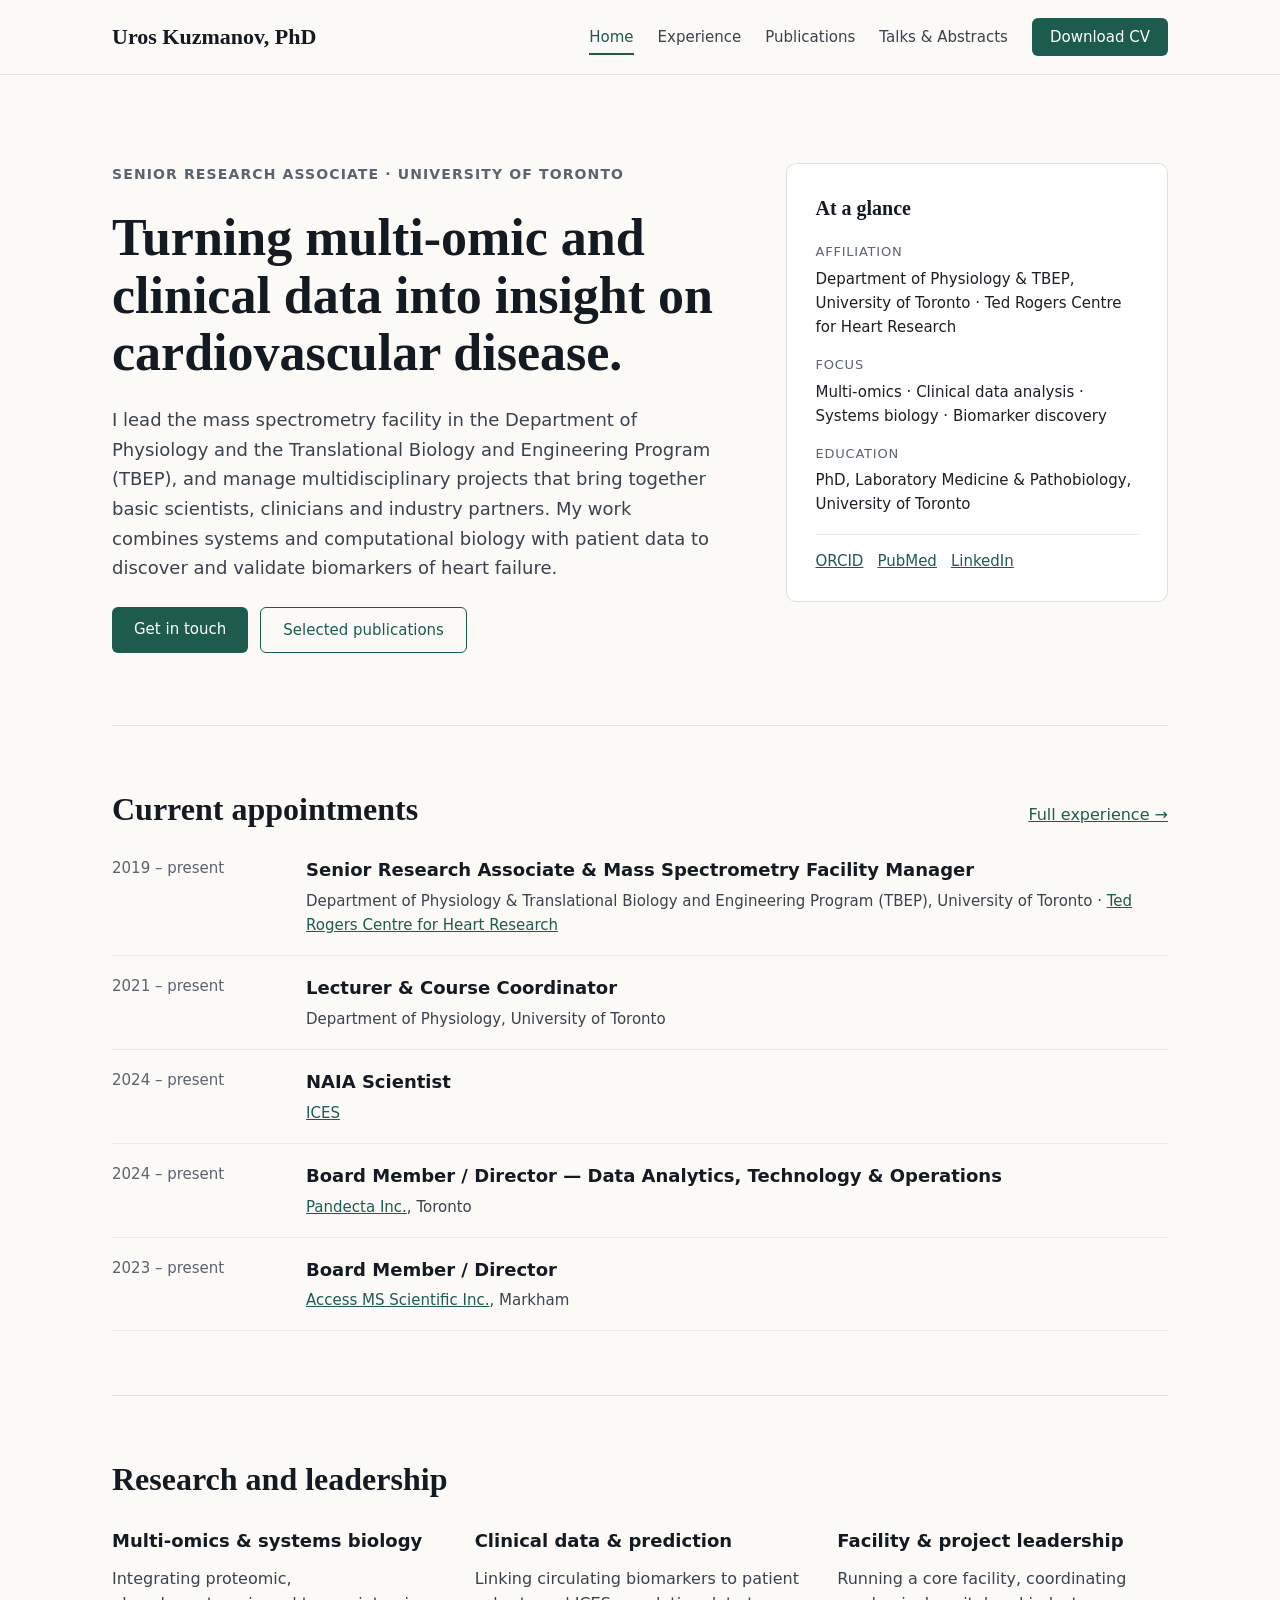
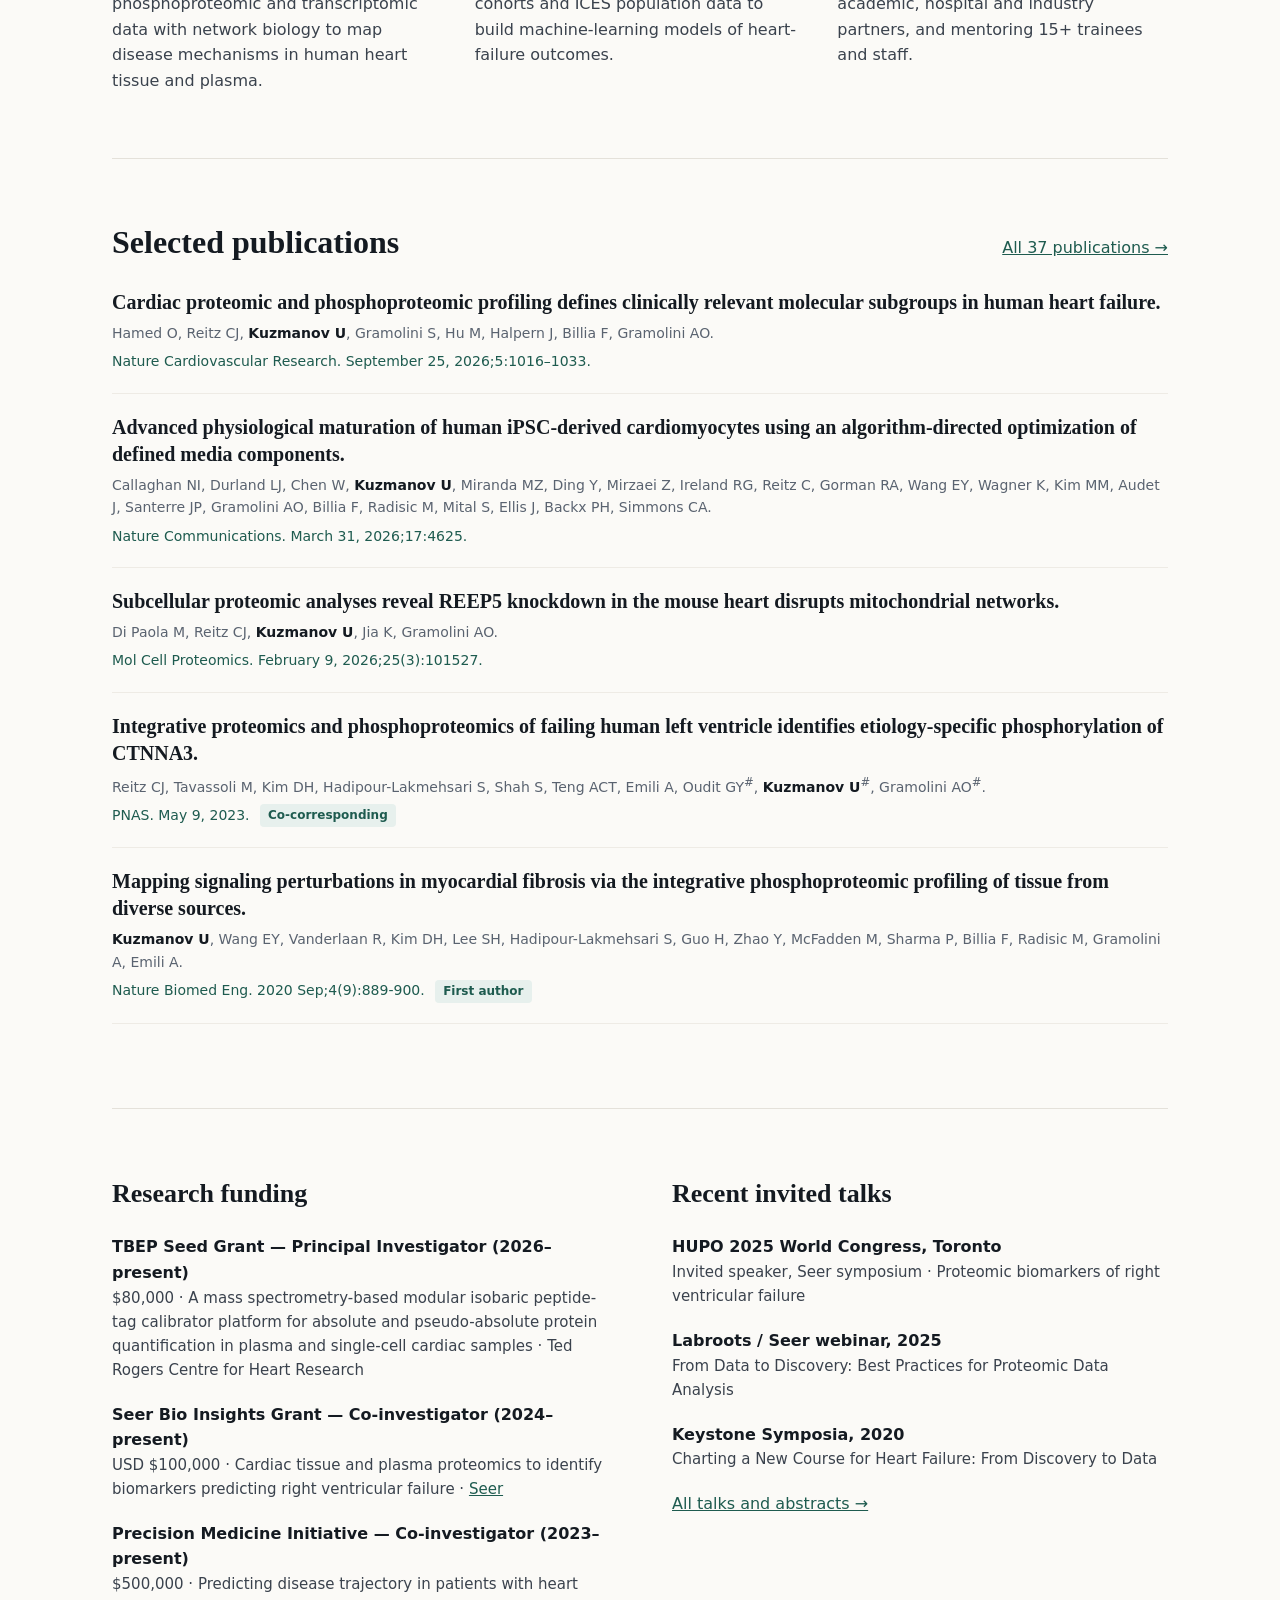
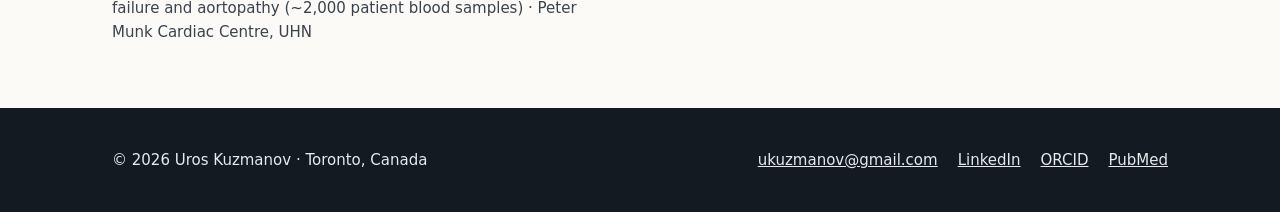
<file: skills.html>
<!DOCTYPE html>
<html lang="en">
<head>
  <meta charset="utf-8">
  <title>Expertise — Uros Kuzmanov, PhD</title>
  <meta http-equiv="refresh" content="0; url=index.html#research">
  <link rel="canonical" href="index.html#research">
</head>
<body><p>This page has moved to <a href="index.html#research">index.html#research</a>.</p></body>
</html>
</file>
<file: assets/css/site.css>
/* Uros Kuzmanov — site styles (Option A: academic editorial) */
:root {
  --bg: #FBFAF7;
  --surface: #FFFFFF;
  --ink: #141A21;
  --text: #1B1F24;
  --body: #3A424D;
  --muted: #5A6370;
  --line: #E4E1DA;
  --line-soft: #EEEBE5;
  --accent: #1E5B4F;
  --accent-dark: #143F37;
  --footer: #141A21;
  --serif: 'Source Serif 4', Georgia, 'Times New Roman', serif;
  --sans: Inter, system-ui, -apple-system, 'Segoe UI', sans-serif;
}
*, *::before, *::after { box-sizing: border-box; }
html { scroll-behavior: smooth; }
body { margin: 0; background: var(--bg); color: var(--text); font-family: var(--sans); font-size: 16px; line-height: 1.6; -webkit-font-smoothing: antialiased; }
a { color: var(--accent); }
a:hover { color: var(--accent-dark); }
h1, h2, h3 { color: var(--ink); margin: 0; }
p { margin: 0; }
.wrap { max-width: 1120px; margin: 0 auto; padding: 0 32px; }
.skip { position: absolute; left: -999px; top: 0; }
.skip:focus { left: 16px; top: 16px; background: #fff; padding: 8px 12px; z-index: 10; }

/* Header */
.site-header { border-bottom: 1px solid var(--line); background: var(--bg); position: sticky; top: 0; z-index: 5; }
.site-header .wrap { display: flex; flex-wrap: wrap; gap: 12px 24px; align-items: center; justify-content: space-between; padding-top: 18px; padding-bottom: 18px; }
.brand { font-family: var(--serif); font-size: 22px; font-weight: 600; color: var(--ink); text-decoration: none; }
.nav { display: flex; flex-wrap: wrap; gap: 8px 24px; align-items: center; font-size: 15px; }
.nav a { color: var(--body); text-decoration: none; padding: 6px 0; }
.nav a:hover, .nav a[aria-current="page"] { color: var(--accent); }
.nav a[aria-current="page"] { box-shadow: inset 0 -2px 0 var(--accent); }
.btn { display: inline-block; text-decoration: none; padding: 13px 22px; border-radius: 6px; font-weight: 500; font-size: 15px; line-height: 1.2; }
.btn-primary { background: var(--accent); color: #fff !important; }
.btn-primary:hover { background: var(--accent-dark); }
.btn-outline { border: 1px solid var(--accent); color: var(--accent); }
.btn-outline:hover { background: #EEF4F2; }
.nav .btn { padding: 10px 18px; }

/* Sections */
.section { padding: 64px 0; border-bottom: 1px solid var(--line); }
.section:last-child { border-bottom: 0; }
.section-head { display: flex; flex-wrap: wrap; gap: 12px 16px; justify-content: space-between; align-items: baseline; margin-bottom: 28px; }
.h2 { font-family: var(--serif); font-size: 32px; font-weight: 600; line-height: 1.2; }
.h3 { font-family: var(--serif); font-size: 26px; font-weight: 600; }
.eyebrow { font-size: 14px; letter-spacing: 0.08em; text-transform: uppercase; color: var(--muted); font-weight: 600; }

/* Hero */
.hero { display: grid; grid-template-columns: minmax(0, 1.6fr) minmax(0, 1fr); gap: 64px; padding: 88px 0 72px; border-bottom: 1px solid var(--line); }
.hero-main { display: flex; flex-direction: column; gap: 24px; }
.hero h1 { font-family: var(--serif); font-size: 52px; line-height: 1.1; font-weight: 600; }
.lead { font-size: 18px; line-height: 1.65; color: var(--body); }
.actions { display: flex; flex-wrap: wrap; gap: 12px; }
.glance { align-self: start; background: var(--surface); border: 1px solid var(--line); border-radius: 10px; padding: 28px; display: flex; flex-direction: column; gap: 18px; font-size: 15px; }
.glance h2 { font-family: var(--serif); font-size: 20px; font-weight: 600; }
.glance dl { margin: 0; display: flex; flex-direction: column; gap: 16px; }
.glance dt { font-size: 13px; color: var(--muted); text-transform: uppercase; letter-spacing: 0.06em; }
.glance dd { margin: 4px 0 0; }
.links { display: flex; flex-wrap: wrap; gap: 14px; padding-top: 14px; border-top: 1px solid var(--line-soft); }

/* Page title (inner pages) */
.page-title { padding: 64px 0 40px; border-bottom: 1px solid var(--line); display: flex; flex-direction: column; gap: 14px; }
.page-title h1 { font-family: var(--serif); font-size: 44px; font-weight: 600; line-height: 1.15; }
.page-title .lead { max-width: 760px; }
.jump { display: flex; flex-wrap: wrap; gap: 8px; margin-top: 8px; }
.jump a { font-size: 14px; text-decoration: none; border: 1px solid var(--line); background: var(--surface); padding: 6px 12px; border-radius: 999px; color: var(--body); }
.jump a:hover { border-color: var(--accent); color: var(--accent); }

/* Rows (appointments, history) */
.rows { display: flex; flex-direction: column; }
.row { display: grid; grid-template-columns: 170px minmax(0, 1fr); gap: 24px; padding: 18px 0; border-bottom: 1px solid var(--line-soft); }
.row:first-child { padding-top: 0; }
.row .when { font-size: 15px; color: var(--muted); font-variant-numeric: tabular-nums; }
.row .what { display: flex; flex-direction: column; gap: 4px; }
.row .title { font-size: 18px; font-weight: 600; color: var(--ink); }
.row .org { font-size: 15px; color: var(--body); }
.row .note { font-size: 15px; color: var(--body); }

/* Cards */
.grid3 { display: grid; grid-template-columns: repeat(auto-fit, minmax(260px, 1fr)); gap: 32px; }
.grid2 { display: grid; grid-template-columns: minmax(0, 1fr) minmax(0, 1fr); gap: 64px; }
.focus h3 { font-size: 18px; font-weight: 600; margin-bottom: 10px; font-family: var(--sans); }
.focus p { color: var(--body); }
.list { display: flex; flex-direction: column; gap: 20px; }
.item-name { font-size: 16px; font-weight: 600; color: var(--ink); }
.item-detail { font-size: 15px; color: var(--body); }

/* Publications */
.pub { display: flex; flex-direction: column; gap: 6px; padding: 0 0 20px; margin-bottom: 20px; border-bottom: 1px solid var(--line-soft); }
.pub-title { font-family: var(--serif); font-size: 20px; line-height: 1.35; font-weight: 600; color: var(--ink); text-decoration: none; }
a.pub-title:hover { color: var(--accent); }
.pub-authors { font-size: 14px; color: var(--muted); }
.pub-authors strong { color: var(--ink); font-weight: 600; }
.pub-venue { font-size: 14px; color: var(--accent); font-weight: 500; }
.year { font-family: var(--serif); font-size: 24px; font-weight: 600; color: var(--ink); margin: 40px 0 18px; padding-bottom: 8px; border-bottom: 2px solid var(--ink); }
.year:first-child { margin-top: 0; }
.compact .pub-title { font-size: 17px; }
.badge { display: inline-block; font-size: 12px; font-weight: 600; color: var(--accent); background: #E7F0ED; padding: 2px 8px; border-radius: 4px; margin-left: 6px; vertical-align: middle; font-family: var(--sans); }

/* Footer */
.site-footer { background: var(--footer); color: #E7E9EC; }
.site-footer .wrap { display: flex; flex-wrap: wrap; gap: 16px 24px; justify-content: space-between; align-items: center; padding-top: 40px; padding-bottom: 40px; font-size: 15px; }
.site-footer a { color: #E7E9EC; }
.site-footer .links { border: 0; padding: 0; gap: 20px; }

@media (max-width: 760px) {
  .wrap { padding: 0 20px; }
  .hero, .grid2 { grid-template-columns: 1fr; gap: 40px; }
  .hero { padding: 56px 0 48px; }
  .hero h1 { font-size: 38px; }
  .page-title h1 { font-size: 34px; }
  .row { grid-template-columns: 1fr; gap: 4px; }
  .site-header { position: static; }
}
@media print {
  .site-header, .site-footer, .actions, .jump { display: none; }
  body { background: #fff; }
}
</file>
